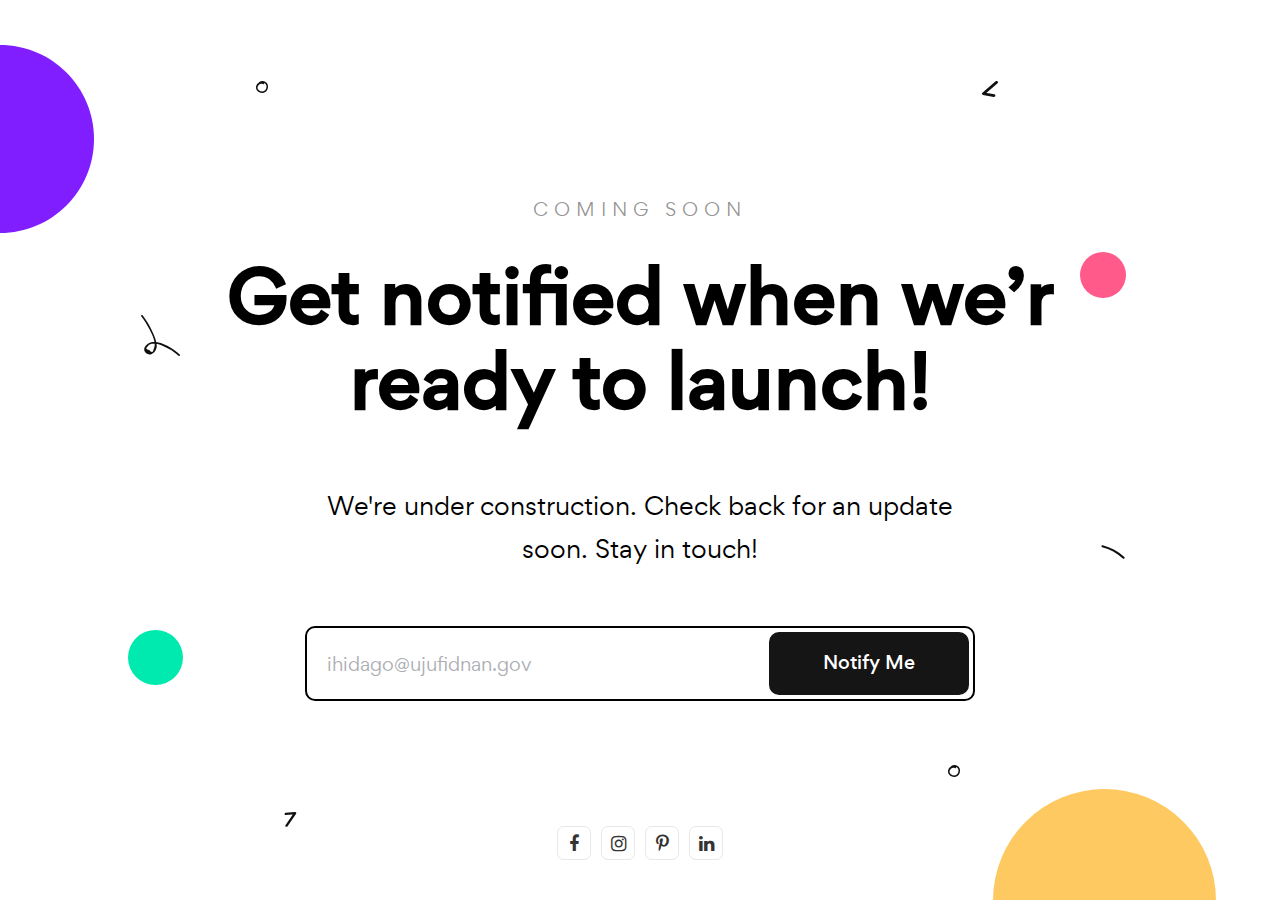
<file: public/coming-soon-v1.html>
<!DOCTYPE html>
<html lang="en">
	<head>
		<meta charset="UTF-8">
		<meta name="keywords" content="Digital marketing agency, Digital marketing company, Digital marketing services, sass, software company">
		<meta name="description" content="Deski is a creative saas and software html template designed for saas and software Agency websites.">
      	<meta property="og:site_name" content="deski">
      	<meta property="og:url" content="https://heloshape.com/">
      	<meta property="og:type" content="website">
      	<meta property="og:title" content="Deski: creative saas and software html template">
		<meta name='og:image' content='images/assets/ogg.png'>
		<!-- For IE -->
		<meta http-equiv="X-UA-Compatible" content="IE=edge">
		<!-- For Resposive Device -->
		<meta name="viewport" content="width=device-width, initial-scale=1.0">
		<!-- For Window Tab Color -->
		<!-- Chrome, Firefox OS and Opera -->
		<meta name="theme-color" content="#fd6a5e">
		<!-- Windows Phone -->
		<meta name="msapplication-navbutton-color" content="#fd6a5e">
		<!-- iOS Safari -->
		<meta name="apple-mobile-web-app-status-bar-style" content="#fd6a5e">
		<title>Deski-Saas & Software HTML Template</title>
		<!-- Favicon -->
		<link rel="icon" type="image/png" sizes="56x56" href="images/fav-icon/icon.png">
		<!-- Main style sheet -->
		<link rel="stylesheet" type="text/css" href="css/style.css">
		<!-- responsive style sheet -->
		<link rel="stylesheet" type="text/css" href="css/responsive.css">

		<!-- Fix Internet Explorer ______________________________________-->
		<!--[if lt IE 9]>
			<script src="http://html5shiv.googlecode.com/svn/trunk/html5.js"></script>
			<script src="vendor/html5shiv.js"></script>
			<script src="vendor/respond.js"></script>
		<![endif]-->	
	</head>

	<body>
		<div class="h-100">

			<div class="full-height-layout d-flex align-items-center">
				<div class="coming-soon-content font-gordita">
					<h6>COMING SOON</h6>
					<h1>Get notified when we’r ready to launch!</h1>
					<div class="row">
						<div class="col-lg-9 m-auto">
							<p>We're under construction. Check back for an update soon. Stay in touch!</p>
						</div>
					</div>
					<form action="#">
						<input type="email" placeholder="ihidago@ujufidnan.gov">
						<button>Notify Me</button>
					</form>

					<ul class="social-icon d-flex justify-content-center">
						<li><a href="#"><i class="fa fa-facebook" aria-hidden="true"></i></a></li>
						<li><a href="#"><i class="fa fa-instagram" aria-hidden="true"></i></a></li>
						<li><a href="#"><i class="fa fa-pinterest-p" aria-hidden="true"></i></a></li>
						<li><a href="#"><i class="fa fa-linkedin" aria-hidden="true"></i></a></li>
					</ul>

					<img src="images/shape/179.svg" alt="" class="shapes shape-one">
					<img src="images/shape/180.svg" alt="" class="shapes shape-two">
					<img src="images/shape/181.svg" alt="" class="shapes shape-three">
					<img src="images/shape/182.svg" alt="" class="shapes shape-four">
					<img src="images/shape/183.svg" alt="" class="shapes shape-five">
					<img src="images/shape/184.svg" alt="" class="shapes shape-six">
					<img src="images/shape/185.svg" alt="" class="shapes shape-seven">
					<img src="images/shape/186.svg" alt="" class="shapes shape-eight">
					<img src="images/shape/187.svg" alt="" class="shapes shape-nine">
					<img src="images/shape/188.svg" alt="" class="shapes shape-ten">
				</div> <!-- /.coming-soon-content -->
			</div> <!-- /.full-height-layout -->
			


		<!-- Optional JavaScript _____________________________  -->

    	<!-- jQuery first, then Popper.js, then Bootstrap JS -->
    	<!-- jQuery -->
		<script src="vendor/jquery.min.js"></script>
		<!-- Popper js -->
		<script src="vendor/popper.js/popper.min.js"></script>
		<!-- Bootstrap JS -->
		<script src="vendor/bootstrap/js/bootstrap.min.js"></script>

		<!-- Theme js -->
		<script src="js/theme.js"></script>
		</div>
	</body>
</html>
</file>
<file: public/css/style.css>
/* CSS Document */

/* 
    Created on   : 19/06/2021.
    Theme Name   : Deski-Saas & Software HTML Template
    Version      : 1.0.
    Developed by : (me@heloshape.com) / (www.me.heloshape.com)
   
*/
/*   01 - Loading Transition  */
/*   02 - Global style  */
/*   03 - Prefix  */
/*   04 - Section Title */
/*   05 - Theme Button */
/*   06 - Pagination  */
/*   07 - Theme Menu  */
/*   08 - Theme Hero Banner/One  */
/*   09 - Fancy Feature One  */
/*   10 - TFancy Feature Two  */
/*   11 - Useable Tools  */
/*   12 - Fancy Feature Three  */
/*   13 - Fancy Short Banner One  */
/*   14 - Faq Classic   */
/*   15 - Footer One  */
/*   16 - Fancy Hero One  */
/*   17 - Fancy Text block One  */
/*   18 - Counter Info Standard  */
/*   19 - Fancy Text block Two   */
/*   20 - Fancy Text block Three */
/*   21 - Team Section One */
/*   22 - Feature Blog One */
/*   23 - Fancy Text block Four  */
/*   24 - Fancy Text block Five  */
/*   25 - Feature Blog Two  */
/*   26 - Contact Us Light */
/*   27 - Theme Hero Banner/Two  */
/*   28 - Fancy Feature Two   */
/*   29 - Fancy Text block Six   */
/*   30 - Counter With Icon One   */
/*   31 - Fancy Text block Seven   */
/*   32 - Fancy Text block Eight   */
/*   33 - Useable Tools Two   */
/*   34 - Client Feedback Slider One   */
/*   35 - Fancy Short Banner Three   */
/*   36 - Footer Style Two   */
/*   37 - Fancy Hero Two   */
/*   38 - Fancy Text block Nine  */
/*   39 - Fancy Text block Ten   */
/*   40 - Fancy Feature Five   */
/*   41 - Team Section Two   */
/*   42 - Fancy Hero Three   */
/*   43 - Fancy Text block Eleven   */
/*   44 - Fancy Feature Six   */
/*   45 - Fancy Text block Twelve   */
/*   46 - Fancy Feature Seven   */
/*   47 - Fancy Text Block Thirteen   */
/*   48 - Fancy Text Block Fourteen   */
/*   49 - Pricing Section One   */
/*   50 - Fancy Text Block Fifteen   */
/*   51 - Fancy Hero Four   */
/*   52 - Pricing Section Two   */
/*   53 - FAQ Section   */
/*   54 - Contact Style Two   */
/*   55 - Faqs   */
/*   56 - Login/Sign Up   */
/*   57 - Blog Pages  */
/*   58 - Theme Hero Banner/Three  */
/*   59 - Fancy Feature Eight   */
/*   60 - Fancy Text block Sixteen   */
/*   61 - Fancy Feature Eight   */
/*   62 - Client Feedback Slider Two   */
/*   63 - Useable Tools / Three  */
/*   64 - Fancy Short Banner Four   */
/*   65 - Footer Style Three   */
/*   66 - Fancy Hero Five   */
/*   67 - Fancy Text block Seventeen   */
/*   68 - Fancy Text block Eighteen   */
/*   69 - Team Section Three  */
/*   70 - Map Area One    */
/*   71 - Documentation  */
/*   72 - Theme Hero Banner/Four   */
/*   73 - Fancy Feature Eight   */
/*   74 - Fancy Text block Nineteen   */
/*   75 - Fancy Feature Nine   */
/*   76 - Pricing Section Three   */
/*   77 - Client Feedback Slider Three   */
/*   78 - Faq Section Three   */
/*   79 - Fancy Short Banner Five   */

/**
* Importing necessary  Styles.
**/
@import url("https://fonts.googleapis.com/css2?family=Roboto+Slab&family=Roboto:wght@300;400;500;700&family=Rubik:wght@300;400;500&display=swap");
@import url("../fonts/gilroy/fonts.css");
@import url("../fonts/gordita/stylesheet.css");
@import url("../fonts/recoleta/stylesheet.css");
/*----bootstrap css ----- */
@import url("../vendor/bootstrap/css/bootstrap.min.css");
/*------- Framework css -----------*/
@import url("framework.css");
/*------- menu ------*/
@import url("../vendor/mega-menu/assets/css/menu.css");
/*----------- Slick Slider -------*/
@import url("../vendor/slick/slick.css");
/*----font awesome -------*/
@import url("../fonts/font-awesome/css/font-awesome.min.css");
/*----Animate css----*/
@import url("../vendor/animate.min.css");
/*-------- AOS css ------*/
@import url("../vendor/aos-next/dist/aos.css");
/*----------- Fancybox css -------*/
@import url("../vendor/fancybox/dist/jquery.fancybox.min.css");
/*----Flaticon-------*/
@import url("../fonts/icon/font/flaticon.css");
/*---------------- Custom Animation -------------*/
@import url("custom-animation.css");

/*^^^^^^^^^^ Fonts ^^^^^^^^^^^^^^^^*/
@font-face {
  font-family: "font-awesome";
  src: url("../fonts/font-awesome/fonts/fontawesome-webfont.ttf");
  src: url("../fonts/font-awesome/fonts/fontawesome-webfont.eot"),
    /* IE9 Compat Modes */
      url("../fonts/font-awesome/fonts/fontawesome-webfont.woff2")
      format("woff2"),
    /* Super Modern Browsers */
      url("../fonts/font-awesome/fonts/fontawesome-webfont.woff") format("woff"),
    /* Pretty Modern Browsers */
      url("../fonts/font-awesome/fonts/fontawesome-webfont.svg") format("svg"); /* Legacy iOS */
}

/*========================================================================================

*************************** Start Styling Your theme from here ***************************

==========================================================================================*/
/*** 

====================================================================
  Loading Transition
====================================================================

 ***/
/* chat-area*/

.chat-container {
  margin: 100px;
  padding: 10px;
  position: relative;
  background: #6f55ff;
  width: 450px;
  min-height: 70px;
  border-radius: 7px;
}

.cb-static-text {
  color: #fff;
  text-align: center;
  display: block;
  padding: 4px 0 4px;
  font-style: italic;
  font-size: 11px;
  letter-spacing: 0.2px;
}

.chat-cb-cue {
  color: #e8e8e8;
  font-size: 14px;
  line-height: 1;
  margin-bottom: 20px;
  display: block;
}

.cb-cue i {
  font-size: 28px;
  font-family: sans-serif;
  position: relative;
  line-height: 0.5;
  top: 5px;
}

.chat-sound-icon {
  display: flex;
  flex-direction: column;
  align-items: center;
}
.chat-sound-wave {
  width: 250px;
  height: 50px;
  display: flex;
  justify-content: space-around;
  align-items: center;
  transform: scaleY(0.6);
}

.bar {
  display: block;
  width: 2px;
  margin-right: 1px;
  height: 90px;
  background: #7c93bf;
  animation: sound 0ms -800ms linear infinite alternate;
  transition: height 0.8s;
}
@keyframes sound {
  0% {
    opacity: 0.35;
    height: 6px;
  }
  100% {
    opacity: 1;
    height: 46px;
  }
}

.bar:nth-child(1) {
  height: 2px;
  animation-duration: 474ms;
}
.bar:nth-child(2) {
  height: 10px;
  animation-duration: 433ms;
}
.bar:nth-child(3) {
  height: 18px;
  animation-duration: 407ms;
}
.bar:nth-child(4) {
  height: 26px;
  animation-duration: 458ms;
}
.bar:nth-child(5) {
  height: 30px;
  animation-duration: 400ms;
}
.bar:nth-child(6) {
  height: 32px;
  animation-duration: 427ms;
}
.bar:nth-child(7) {
  height: 34px;
  animation-duration: 441ms;
}
.bar:nth-child(8) {
  height: 36px;
  animation-duration: 419ms;
}
.bar:nth-child(9) {
  height: 40px;
  animation-duration: 487ms;
}
.bar:nth-child(10) {
  height: 46px;
  animation-duration: 442ms;
}
.bar:nth-child(11) {
  height: 2px;
  animation-duration: 474ms;
}
.bar:nth-child(12) {
  height: 10px;
  animation-duration: 433ms;
}
.bar:nth-child(13) {
  height: 18px;
  animation-duration: 407ms;
}
.bar:nth-child(14) {
  height: 26px;
  animation-duration: 458ms;
}
.bar:nth-child(15) {
  height: 30px;
  animation-duration: 400ms;
}
.bar:nth-child(16) {
  height: 32px;
  animation-duration: 427ms;
}
.bar:nth-child(17) {
  height: 34px;
  animation-duration: 441ms;
}
.bar:nth-child(18) {
  height: 36px;
  animation-duration: 419ms;
}
.bar:nth-child(19) {
  height: 40px;
  animation-duration: 487ms;
}
.bar:nth-child(20) {
  height: 46px;
  animation-duration: 442ms;
}

.chat-cb-textarea {
  height: 34px !important;
  box-sizing: border-box;
  -webkit-appearance: none;
  -moz-appearance: none;
  border-radius: 6px;
  padding: 7px;
  width: 100%;
  background: none;
  border: none;
  color: #e8e8e8;
  font-size: 14px;
  overflow: hidden;
  font-family: sans-serif;
  line-height: 1.3;
  resize: none;
  font-weight: normal;
}

::placeholder {
  color: rgba(255, 255, 255, 0.5);
}
.chat-cb-textarea:focus {
  outline: none;
}
/*chat-done*/

.ctn-preloader {
  align-items: center;
  -webkit-align-items: center;
  display: flex;
  display: -ms-flexbox;
  height: 100%;
  justify-content: center;
  -webkit-justify-content: center;
  position: fixed;
  left: 0;
  top: 0;
  width: 100%;
  z-index: 999999;
  background: #fff;
}
.ctn-preloader .animation-preloader {
  position: absolute;
  z-index: 100;
}
/* Spinner cargando */
.ctn-preloader .animation-preloader .spinner {
  animation: spinner 1.5s infinite linear;
  border-radius: 50%;
  border: 3px solid rgb(101 92 151 / 6%);
  border-top-color: #655c97;
  border-bottom-color: #655c97;
  height: 170px;
  margin: 0 auto 45px auto;
  width: 170px;
}
/* Texto cargando */
.ctn-preloader .animation-preloader .txt-loading {
  text-align: center;
  user-select: none;
}
.ctn-preloader .animation-preloader .txt-loading .letters-loading:before {
  animation: letters-loading 4s infinite;
  color: #655c97;
  content: attr(data-text-preloader);
  left: 0;
  opacity: 0;
  top: 0;
  line-height: 70px;
  position: absolute;
}
.ctn-preloader .animation-preloader .txt-loading .letters-loading {
  font-family: "Rubik", sans-serif;
  font-weight: 500;
  letter-spacing: 15px;
  display: inline-block;
  color: rgb(101 92 151 / 14%);
  position: relative;
  font-size: 70px;
  line-height: 70px;
}
.ctn-preloader
  .animation-preloader
  .txt-loading
  .letters-loading:nth-child(2):before {
  animation-delay: 0.2s;
}
.ctn-preloader
  .animation-preloader
  .txt-loading
  .letters-loading:nth-child(3):before {
  animation-delay: 0.4s;
}
.ctn-preloader
  .animation-preloader
  .txt-loading
  .letters-loading:nth-child(4):before {
  animation-delay: 0.6s;
}
.ctn-preloader
  .animation-preloader
  .txt-loading
  .letters-loading:nth-child(5):before {
  animation-delay: 0.8s;
}
.ctn-preloader
  .animation-preloader
  .txt-loading
  .letters-loading:nth-child(6):before {
  animation-delay: 1s;
}
.ctn-preloader
  .animation-preloader
  .txt-loading
  .letters-loading:nth-child(7):before {
  animation-delay: 1.2s;
}
.ctn-preloader
  .animation-preloader
  .txt-loading
  .letters-loading:nth-child(8):before {
  animation-delay: 1.4s;
}
.ctn-preloader .loader-section {
  background-color: #ffffff;
  height: 100%;
  position: fixed;
  top: 0;
  width: calc(50% + 1px);
}
.loaded .animation-preloader {
  opacity: 0;
  transition: 0.3s ease-out;
}
/* Animación del preloader */
@keyframes spinner {
  to {
    transform: rotateZ(360deg);
  }
}
@keyframes letters-loading {
  0%,
  75%,
  100% {
    opacity: 0;
    transform: rotateY(-90deg);
  }

  25%,
  50% {
    opacity: 1;
    transform: rotateY(0deg);
  }
}

@media screen and (max-width: 767px) {
  .ctn-preloader .animation-preloader .spinner {
    height: 8em;
    width: 8em;
  }
}
@media screen and (max-width: 500px) {
  .ctn-preloader .animation-preloader .spinner {
    height: 7em;
    width: 7em;
  }
  .ctn-preloader .animation-preloader .txt-loading .letters-loading {
    font-size: 40px;
    letter-spacing: 10px;
  }
}
/*==================== Click Top ====================*/
.scroll-top {
  width: 35px;
  height: 35px;
  line-height: 35px;
  position: fixed;
  bottom: 20px;
  right: 5px;
  z-index: 99;
  text-align: center;
  color: #fff;
  font-size: 18px;
  cursor: pointer;
  border-radius: 50%;
  background: #000;
  display: none;
  transition: all 0.3s ease-in-out;
}
.scroll-top:after {
  position: absolute;
  z-index: -1;
  content: "";
  top: 100%;
  left: 5%;
  height: 10px;
  width: 90%;
  opacity: 1;
  background: radial-gradient(
    ellipse at center,
    rgba(0, 0, 0, 0.25) 0%,
    rgba(0, 0, 0, 0) 80%
  );
}
/*------------- Global Prefix -------------------*/
::-webkit-scrollbar {
  width: 5px;
}
::-webkit-scrollbar-track {
  background: #fff;
}
::-webkit-scrollbar-thumb {
  background: var(--blue-dark);
  border-radius: 0;
}
:root {
  --text-color: #73737b;
  --text-light: #888888;
  --heading: #101621;
  --blue-dark: #6f55ff;
  --red-light: #fd6a5e;
  --yellow-deep: #ffb840;
  --blue-light: #3bb0d7;
  --purple-blue: #655c97;
  --vin-red: #973c56;
}
::selection {
  background-color: #6f55ff;
  color: #fff;
}
body {
  /*
  font-family: 'gilroy-black';   
  font-family: 'gilroy-bold';
  font-family: 'gilroy-semibold';
  font-family: 'gilroy-light';
  font-family: 'gilroy-ultralight';
        */
  font-family: "Roboto", sans-serif;
  font-weight: normal;
  font-size: 18px;
  position: relative;
  line-height: 1.7em;
  color: var(--text-color);
}
/*______________________ Global style ___________________*/
.main-page-wrapper {
  overflow-x: hidden;
  padding-top: 150px;
}
.h1,
h1,
.h2,
h2,
.h3,
h3,
.h4,
h4,
.h5,
h5,
.h6,
h6 {
  color: var(--heading);
  font-weight: normal;
}
.h1,
h1 {
  font-size: 80px;
  line-height: 1.1em;
}
.h2,
h2 {
  font-size: 52px;
  line-height: 1.1em;
}
.h3,
h3 {
  font-size: 36px;
}
.h4,
h4 {
  font-size: 22px;
}
.h5,
h5 {
  font-size: 20px;
}
.h6,
h6 {
  font-size: 15px;
}
.font-rubik {
  font-family: "Rubik", sans-serif !important;
}
.font-gilroy-bold {
  font-family: "gilroy-bold" !important;
}
.font-slab {
  font-family: "Roboto Slab", serif !important;
}
.font-gordita {
  font-family: "gordita" !important;
}
.font-recoleta {
  font-family: "Recoleta" !important;
}
::-webkit-input-placeholder {
  /* Edge */
  color: #acaeb3;
}
:-ms-input-placeholder {
  /* Internet Explorer 10-11 */
  color: #acaeb3;
}
::placeholder {
  color: #acaeb3;
}
.cs-screen {
  position: absolute;
}
.illustration-holder {
  position: relative;
}
.shapes {
  position: absolute;
  z-index: -1;
}
.dark-style {
  background: #0f1123;
  color: #afafaf;
}
.dark-style .h1,
.dark-style h1,
.dark-style .h2,
.dark-style h2,
.dark-style .h3,
.dark-style h3,
.dark-style .h4,
.dark-style h4,
.dark-style .h5,
.dark-style h5,
.dark-style .h6,
.dark-style h6 {
  color: #fff;
}
.gr-bg-one {
  background: linear-gradient(90.6deg, #f548a0 2.93%, #f57c35 99.47%);
}
.hover-reverse-gr-bg-one {
  position: relative;
  z-index: 1;
}
.hover-reverse-gr-bg-one:before {
  content: "";
  position: absolute;
  width: 100%;
  height: 100%;
  top: 0;
  right: 0;
  background: linear-gradient(270.01deg, #f548a0 0.01%, #f57c35 100%);
  border-radius: 6px;
  transition: all 0.6s ease-in-out;
  opacity: 0;
  z-index: -1;
}
.hover-reverse-gr-bg-one:hover:before {
  opacity: 1;
}
.top-border {
  border-top: 1px solid #efefef;
}
.bottom-border {
  border-bottom: 1px solid #efefef;
}
/*-------------- Prefix Classes ----------------*/
.tran3s {
  transition: all 0.3s ease-in-out;
}
.tran4s {
  transition: all 0.4s ease-in-out;
}
.tran5s {
  transition: all 0.5s ease-in-out;
}
.tran6s {
  transition: all 0.6s ease-in-out;
}
/*^^^^^^^^^^^^^^^^^^^^^ Section Title ^^^^^^^^^^^^^^^^^^^^^^^^^*/
.title-style-one h2 {
  font-family: "gilroy-black";
  font-size: 58px;
  line-height: 1.15em;
}
.title-style-one h6 {
  font-size: 20px;
  color: #cacaca;
  padding-bottom: 15px;
}
.title-style-one p {
  font-size: 22px;
  line-height: 1.58em;
  color: #2a2a2a;
  padding-top: 25px;
}
.title-style-two p {
  text-transform: uppercase;
  font-size: 16px;
  color: #adb1b5;
  letter-spacing: 1.12px;
  padding-bottom: 7px;
}
.title-style-two h2 {
  font-family: "gilroy-black";
  font-size: 58px;
  line-height: 1.15em;
}
.title-style-two span {
  position: relative;
}
.title-style-two span img {
  position: absolute;
  bottom: -30px;
  left: 0;
  z-index: -1;
}
.title-style-two .sub-text {
  font-size: 24px;
  line-height: 1.5em;
  color: #6d6d6d;
  padding-top: 15px;
}
.title-style-three p {
  text-transform: uppercase;
  font-size: 20px;
  color: #adb1b5;
  letter-spacing: 1.12px;
  padding-bottom: 17px;
}
.title-style-three h6 {
  font-family: "Roboto", sans-serif;
  font-size: 18px;
  color: #adb1b5;
  padding-bottom: 15px;
}
.title-style-three h2 {
  font-family: "gilroy-black";
  font-size: 54px;
  line-height: 1.18em;
}
.title-style-three span {
  position: relative;
}
.title-style-three span img {
  position: absolute;
  bottom: -21px;
  left: 0;
  z-index: -1;
}
.title-style-four h6 {
  font-family: "Roboto", sans-serif;
  font-size: 20px;
  color: rgba(0, 0, 0, 0.35);
  padding-bottom: 15px;
}
.title-style-four h2 {
  font-family: "gilroy-black";
  font-size: 58px;
  line-height: 1.15em;
  color: #2a2a2a;
}
.title-style-four span {
  position: relative;
  z-index: 1;
}
.title-style-four span img {
  position: absolute;
  bottom: -25px;
  left: 50%;
  transform: translateX(-50%);
  z-index: -1;
}
.title-style-four .sub-text {
  font-size: 22px;
  line-height: 1.59em;
  color: #2a2a2a;
}
.title-style-five h2 {
  font-family: "Roboto Slab", serif;
  font-size: 54px;
  line-height: 1.25em;
}
.title-style-five h2 span {
  position: relative;
  z-index: 1;
}
.title-style-five h2 span:before {
  content: "";
  width: 100%;
  height: 15px;
  position: absolute;
  background: rgba(241, 193, 83, 0.45);
  left: 0;
  bottom: 12px;
  z-index: -1;
}
.title-style-five h6 {
  font-size: 20px;
  color: rgba(0, 0, 0, 0.35);
  text-transform: uppercase;
  letter-spacing: 1px;
  padding-bottom: 12px;
}
.title-style-six h2 {
  font-family: "Recoleta";
  font-weight: normal;
  font-size: 72px;
  line-height: 1.27em;
  color: #000;
}
.dark-style .title-style-six h2 {
  color: #fff;
}
.title-style-six h2 span {
  color: #ff2759;
  text-decoration: underline;
  text-decoration-thickness: 4px;
}
.title-style-six h6 {
  font-size: 18px;
  text-transform: uppercase;
  color: #bfbfbf;
  padding-bottom: 20px;
  letter-spacing: 1.8px;
}
.title-style-six .text-xs {
  font-size: 22px;
  line-height: 1.65em;
  padding-top: 30px;
}
.dark-style .title-style-six .text-xs {
  color: rgba(255, 255, 255, 0.4);
}
.title-style-seven h2 {
  font-size: 64px;
  font-weight: 500;
  line-height: 1.32em;
}
.title-style-seven h2 span {
  position: relative;
  display: inline-block;
}
/* .title-style-seven h2 span:before {
  content: "";
  width: 100%;
  height: 13px;
  background: #6f55ff;
  position: absolute;
  left: 0;
  bottom: 10px;
  z-index: -1;
} */
.title-style-seven p {
  font-size: 22px;
  color: #000;
  padding-top: 22px;
}
.title-style-eight h2 {
  font-size: 68px;
  font-weight: 700;
  line-height: 1.26em;
}
.title-style-eight p {
  font-size: 22px;
  color: #000;
  padding-top: 40px;
}
.title-style-eight h6 {
  font-size: 16px;
  letter-spacing: 2px;
  color: rgba(0, 0, 0, 0.3);
  padding-bottom: 20px;
}
.title-style-eight h2 span {
  display: inline-block;
  position: relative;
}
.title-style-eight h2 span img {
  position: absolute;
  max-height: 100%;
  z-index: -1;
  top: 50%;
  left: 0;
  transform: translateY(-50%);
}
.title-style-nine h6 {
  font-size: 15px;
  text-transform: uppercase;
  letter-spacing: 1px;
  color: #c8c8c8;
  padding-bottom: 25px;
}
.title-style-nine h2 {
  font-size: 52px;
  font-weight: 700;
  line-height: 1.34em;
}
.title-style-nine h2 span {
  display: inline-block;
  position: relative;
}
.title-style-nine h2 span img {
  position: absolute;
  max-height: 100%;
  z-index: -1;
  top: 50%;
  left: 0;
  transform: translateY(-50%);
}
.title-style-nine p {
  font-size: 20px;
  color: #6a6b72;
  padding-top: 28px;
}
.title-style-ten h6 {
  font-size: 16px;
  text-transform: uppercase;
  letter-spacing: 1px;
  color: rgba(0, 0, 0, 0.25);
  padding-bottom: 20px;
}
.title-style-ten h2 {
  font-family: "gordita";
  font-size: 68px;
  font-weight: 500;
  line-height: 1.27em;
}
.title-style-ten p {
  font-size: 24px;
  line-height: 1.91em;
  color: #000;
}
.title-style-eleven .upper-title {
  font-size: 14px;
  text-transform: uppercase;
  color: #000;
  letter-spacing: 3px;
  padding-bottom: 10px;
}
.title-style-eleven h2 {
  font-family: "gordita";
  font-size: 58px;
  font-weight: 500;
  line-height: 1.29em;
  letter-spacing: -2px;
}
.title-style-eleven p {
  font-size: 20px;
}
.title-style-twelve .upper-title {
  text-transform: uppercase;
  font-size: 18px;
  color: rgba(0, 0, 0, 0.4);
  letter-spacing: 3px;
  padding-bottom: 8px;
}
.title-style-twelve h2 {
  font-weight: 700;
  font-size: 58px;
  line-height: 1.29em;
}
.title-style-twelve span {
  position: relative;
}
.title-style-twelve span img {
  position: absolute;
  bottom: -20px;
  left: 50%;
  transform: translateX(-50%);
  z-index: -1;
}
.title-style-twelve p {
  font-size: 24px;
  line-height: 1.75em;
}
.title-style-thirteen .upper-title {
  text-transform: uppercase;
  font-size: 15px;
  font-weight: 500;
  color: rgba(0, 0, 0, 0.2);
  letter-spacing: 3px;
  padding-bottom: 16px;
}
.title-style-thirteen h2 {
  font-family: "gordita";
  font-weight: 700;
  font-size: 72px;
  line-height: 1.25em;
  letter-spacing: -1px;
}
.title-style-thirteen span {
  position: relative;
}
.title-style-thirteen span img {
  position: absolute;
  bottom: -20px;
  left: 50%;
  transform: translateX(-50%);
  z-index: -1;
}
.title-style-fourteen h2 {
  font-size: 52px;
  font-weight: 500;
  line-height: 1.25em;
  letter-spacing: -1px;
}
.title-style-fourteen .upper-title {
  text-transform: uppercase;
  font-size: 14px;
  color: #000;
  letter-spacing: 2px;
  padding-bottom: 10px;
}
.title-style-fifteen h2 {
  font-size: 64px;
  font-weight: 500;
  line-height: 1.4em;
  text-transform: uppercase;
}
.title-style-fifteen .upper-title {
  text-transform: uppercase;
  font-size: 18px;
  color: #b6b6b6;
  letter-spacing: 3px;
  padding-bottom: 18px;
}
.title-style-sixteen h2 {
  font-size: 58px;
  font-weight: 500;
  line-height: 1.29em;
  letter-spacing: -1px;
  text-transform: uppercase;
}
.title-style-sixteen .upper-title {
  font-size: 20px;
  color: #bababa;
  padding-bottom: 25px;
}
/*^^^^^^^^^^^^^^^^^^^^^ Theme Button ^^^^^^^^^^^^^^^^^^^^^^^^^*/
body .theme-btn-one {
  font-size: 16px;
  font-weight: 500;
  color: #fff;
  line-height: 50px;
  background: var(--blue-dark);
  padding: 0 42px;
  border-radius: 4px;
  transition: all 0.3s ease-in-out;
}
body .theme-btn-one.btn-lg {
  padding: 0 50px;
  line-height: 55px;
  text-transform: uppercase;
  letter-spacing: 1.14px;
}
body .theme-btn-one:hover {
  background: #ffba12;
}
body .theme-btn-two {
  font-family: "gilroy-semibold";
  font-size: 18px;
  color: #fff;
  line-height: 48px;
  border: 2px solid var(--red-light);
  background: var(--red-light);
  padding: 0 42px;
  border-radius: 30px;
  transition: all 0.3s ease-in-out;
}
body .theme-btn-two:hover {
  background: transparent;
  color: var(--red-light);
}
body .theme-btn-three {
  font-family: "gilroy-semibold";
  font-size: 18px;
  color: var(--red-light);
  line-height: 51px;
  border-radius: 30px;
  border: 2px solid var(--red-light);
  padding: 0 32px;
  transition: all 0.3s ease-in-out;
}
body .theme-btn-three:hover {
  background: var(--red-light);
  color: #fff;
}
body .theme-btn-four {
  font-size: 17px;
  color: var(--blue-dark);
  border: 2px solid var(--blue-dark);
  border-radius: 5px;
  line-height: 46px;
  padding: 0 35px;
  transition: all 0.3s ease-in-out;
}
body .theme-btn-four:hover {
  background: var(--blue-dark);
  color: #fff;
}
body .theme-btn-five {
  font-family: "Rubik", sans-serif;
  line-height: 56px;
  padding: 0 35px;
  text-align: center;
  color: #fff;
  background: var(--purple-blue);
  position: relative;
  z-index: 1;
}
body .theme-btn-five:before {
  content: "";
  position: absolute;
  width: 100%;
  height: 100%;
  top: 0;
  left: 0;
  background: var(--vin-red);
  z-index: -1;
  transition: all 0.3s ease-in-out;
  transform: scale(0, 1);
  transform-origin: 0 100%;
}
body .theme-btn-five:hover:before {
  transform: scale(1, 1);
}
body .theme-btn-six {
  font-size: 16px;
  font-weight: 500;
  line-height: 50px;
  color: #000;
  transition: all 0.3s ease-in-out;
  background: #000;
  padding: 0 30px;
  color: #fff;
}
body .theme-btn-six.lg {
  padding: 0 45px;
}
body .theme-btn-six:hover {
  background: var(--blue-light);
  color: #fff;
}
body .theme-btn-seven {
  font-weight: 500;
  text-align: center;
  line-height: 60px;
  color: #fff;
  border-radius: 6px;
  padding: 0 45px;
  background: #000;
  transition: all 0.3s ease-in-out;
}
body .theme-btn-seven:hover {
  background: #ff2759;
}
body .theme-btn-eight {
  font-weight: 500;
  font-size: 16px;
  line-height: 58px;
  padding: 0 40px;
  border-radius: 5px;
  background: #2d2d2d;
  color: #fff;
  transition: all 0.3s ease-in-out;
}
body .theme-btn-eight:hover {
  background: #6f55ff;
  color: #212121;
}
body .theme-btn-nine {
  font-family: "gordita";
  line-height: 58px;
  border-radius: 50px;
  color: #fff;
  padding: 0 34px;
  min-width: 180px;
  text-align: center;
  background: #262626;
  transition: all 0.3s ease-in-out;
}
body .theme-btn-nine:hover {
  background: #eb5e2a;
}
body .theme-btn-ten {
  font-weight: 500;
  font-size: 18px;
  letter-spacing: -0.5px;
  color: #000;
  position: relative;
  padding-bottom: 5px;
}
body .theme-btn-ten .fa {
  font-size: 14px;
  margin-left: 5px;
}
body .theme-btn-ten:before {
  content: "";
  position: absolute;
  width: 100%;
  height: 2px;
  background: #000;
  left: 0;
  bottom: 0;
}
body .theme-btn-eleven {
  font-family: "gordita";
  font-weight: 500;
  font-size: 18px;
  line-height: 48px;
  border: 2px solid #000;
  border-radius: 30px;
  color: #000;
  padding: 0 40px;
  transition: all 0.3s ease-in-out;
}
body .theme-btn-eleven:hover {
  background: #000;
  color: #fff;
}
body .theme-btn-twelve {
  font-family: "gordita";
  font-size: 17px;
  line-height: 48px;
  background: #ff006b;
  border: 2px solid #ff006b;
  border-radius: 30px;
  color: #fff;
  padding: 0 32px;
  transition: all 0.3s ease-in-out;
}
body .theme-btn-twelve:hover {
  background: transparent;
  color: #ff006b;
}
body .theme-btn-thirteen {
  font-family: "gordita";
  font-size: 17px;
  line-height: 50px;
  background: #232323;
  border-radius: 30px;
  color: #fff;
  padding: 0 45px;
  transition: all 0.3s ease-in-out;
}
body .theme-btn-thirteen:hover {
  background: #ff006b;
}
body .theme-btn-fourteen {
  font-family: "gordita";
  font-size: 17px;
  line-height: 54px;
  background: #000;
  border-radius: 7px;
  color: #fff;
  letter-spacing: -0.3px;
  padding: 0 33px;
  transition: all 0.3s ease-in-out;
}
body .theme-btn-fourteen:hover {
  background: #6f6cff;
}
/*-------------------- Pagination ------------------*/
.page-pagination-one li a {
  font-family: "Rubik", sans-serif !important;
  background: #fff;
  width: 40px;
  height: 45px;
  line-height: 45px;
  text-align: center;
  font-size: 17px;
  color: #515151;
  box-shadow: 0 2px 4px rgba(0, 0, 0, 0.07);
  transition: all 0.3s ease-in-out;
}
.page-pagination-one li a .fa {
  font-size: 22px;
}
.page-pagination-one li:first-child a {
  border-radius: 5px 0 0 5px;
}
.page-pagination-one li:last-child a {
  border-radius: 0 5px 5px 0;
}
.page-pagination-one li a:hover,
.page-pagination-one li a.active {
  background: var(--blue-dark);
  color: #fff;
}
.blog-v3 .page-pagination-one li a:hover,
.blog-v3 .page-pagination-one li a.active {
  background: var(--red-light);
  color: #fff;
}
.page-pagination-two ul li {
  font-family: "Rubik", sans-serif;
  font-size: 22px;
  color: #bababa;
  margin: 0 11px;
}
.page-pagination-two ul li:first-child a {
  transform: rotate(180deg);
}
.page-pagination-two ul li:hover a,
.page-pagination-two ul li.active a {
  color: #000;
}
.page-pagination-two ul li.arrow {
  font-size: 35px;
  color: #000;
}
.page-pagination-two ul li:nth-child(7) a {
  color: #000;
}
/*^^^^^^^^^^^^^^^^^^^^^ Theme Menu ^^^^^^^^^^^^^^^^^^^^^^^^^*/
.theme-main-menu {
  position: fixed;
  z-index: 99;
  top: 0;
  left: 0;
  right: 0;
  background: #fff;
  padding: 30px 70px;
  transition: all 0.4s ease-out;
}
.theme-main-menu.bg-none {
  background: transparent;
}
.theme-main-menu.sticky-menu.fixed {
  z-index: 9999;
  padding-top: 0;
  padding-bottom: 0;
  background: #fff;
  box-shadow: 0 13px 35px -12px rgba(35, 35, 35, 0.1);
}
.theme-main-menu .logo a {
  display: block;
}
.theme-menu-one .logo img {
  max-width: 120px;
}
.theme-menu-one .right-button-group a {
  border-radius: 5px;
  font-weight: 500;
  font-size: 13px;
  line-height: 45px;
  text-transform: uppercase;
  text-align: center;
  color: var(--heading);
  transition: all 0.3s ease-in-out;
}
.theme-menu-one .right-button-group .signIn-action:hover {
  color: var(--blue-dark);
}
.theme-menu-one .right-button-group .signUp-action {
  width: 155px;
  color: #fff;
  background: var(--blue-dark);
  box-shadow: 0px 15px 40px rgba(161, 146, 250, 0.35);
  margin-left: 35px;
}
.theme-menu-one .right-button-group .signUp-action:hover {
  background: #ffba12;
  box-shadow: 0px 15px 40px rgba(255, 186, 18, 0.3);
}
.theme-menu-one .right-button-group {
  margin-left: 100px;
}
/*---------------------Theme Hero Banner/One ---------------*/
.hero-banner-one {
  position: relative;
}
.hero-banner-one .hero-upper-container {
  position: relative;
  padding: 60px 0 165px;
  text-align: center;
  z-index: 5;
}
.hero-banner-one .hero-heading span {
  position: relative;
  color: var(--blue-dark);
  display: inline-block;
}
.hero-banner-one .hero-heading span:before {
  content: "";
  width: 96%;
  height: 12px;
  border-radius: 6px;
  background: var(--blue-dark);
  opacity: 0.16;
  position: absolute;
  bottom: 12px;
  left: 8px;
  z-index: -1;
}
.hero-banner-one .hero-sub-heading {
  font-size: 20px;
  padding: 20px 0 50px;
}
.hero-banner-one .subscription-form {
  max-width: 610px;
  margin: 0 auto;
  position: relative;
}
.hero-banner-one .subscription-form input {
  width: 100%;
  height: 58px;
  border: 1px solid #e2e2e2;
  border-radius: 30px;
  padding: 0 170px 0 30px;
  font-size: 16px;
}
.hero-banner-one .subscription-form button {
  position: absolute;
  top: 0;
  right: 0;
  bottom: 0;
  background: var(--blue-dark);
  border-radius: 0 30px 30px 0;
  color: #fff;
  font-size: 17px;
  width: 165px;
  transition: all 0.3s ease-in-out;
}
.hero-banner-one .subscription-form button:hover {
  background: #ffba12;
}
.hero-banner-one .sing-in-call {
  font-size: 16px;
  padding-top: 18px;
}
.hero-banner-one .sing-in-call a {
  color: var(--blue-dark);
  transition: all 0.25s ease-in-out;
}
.hero-banner-one .sing-in-call a:hover {
  text-decoration: underline;
}
.hero-banner-one [class*="icon-box"] {
  position: absolute;
  background: #fff;
  border-radius: 50%;
}
.hero-banner-one [class*="icon-box"] img {
  margin: 0 auto;
  position: relative;
  top: 50%;
  transform: translateY(-50%);
}
.hero-banner-one .icon-box-one {
  width: 58px;
  height: 58px;
  box-shadow: 0px 20px 50px rgba(31, 36, 44, 0.07);
  top: 9%;
  left: 17%;
  animation: jumpTwo 3.5s infinite linear;
}
.hero-banner-one .icon-box-one img {
  width: 29px;
}
.hero-banner-one .icon-box-two {
  width: 90px;
  height: 90px;
  box-shadow: 10px 20px 50px rgba(31, 36, 44, 0.07);
  top: 32%;
  left: 5%;
  animation: jumpTwo 4s infinite linear;
}
.hero-banner-one .icon-box-two img {
  width: 42px;
}
.hero-banner-one .icon-box-three {
  width: 70px;
  height: 70px;
  box-shadow: 10px 25px 70px rgba(31, 36, 44, 0.07);
  top: 45%;
  left: 20%;
  animation: jumpThree 3.5s infinite linear;
}
.hero-banner-one .icon-box-three img {
  width: 30px;
}
.hero-banner-one .icon-box-four {
  width: 75px;
  height: 75px;
  box-shadow: 10px 30px 60px rgba(31, 36, 44, 0.07);
  bottom: 12%;
  left: 10%;
  animation: jumpThree 3s infinite linear;
}
.hero-banner-one .icon-box-four img {
  width: 40px;
}
.hero-banner-one .icon-box-five {
  width: 58px;
  height: 58px;
  box-shadow: 0px 20px 50px rgba(31, 36, 44, 0.07);
  top: 9%;
  right: 17%;
  animation: jumpTwo 3.5s infinite linear;
}
.hero-banner-one .icon-box-five img {
  width: 35px;
}
.hero-banner-one .icon-box-six {
  width: 90px;
  height: 90px;
  box-shadow: 10px 20px 50px rgba(31, 36, 44, 0.07);
  top: 32%;
  right: 5%;
  animation: jumpTwo 4s infinite linear;
}
.hero-banner-one .icon-box-six img {
  width: 54px;
}
.hero-banner-one .icon-box-seven {
  width: 70px;
  height: 70px;
  box-shadow: 10px 25px 70px rgba(31, 36, 44, 0.07);
  top: 45%;
  right: 20%;
  animation: jumpThree 3.5s infinite linear;
}
.hero-banner-one .icon-box-seven img {
  width: 26px;
}
.hero-banner-one .icon-box-eight {
  width: 75px;
  height: 75px;
  box-shadow: 10px 30px 60px rgba(31, 36, 44, 0.07);
  bottom: 12%;
  right: 10%;
  animation: jumpThree 3s infinite linear;
}
.hero-banner-one .icon-box-eight img {
  width: 30px;
}
.hero-banner-one [class*="bubble"] {
  position: absolute;
  z-index: -1;
  border-radius: 50%;
}
.hero-banner-one [class*="bubble"]:before {
  content: "";
  border-radius: 50%;
  position: absolute;
}
.hero-banner-one .bubble-one {
  width: 120px;
  height: 120px;
  left: 4%;
  top: 15%;
  animation: rotated 12s infinite linear;
}
.hero-banner-one .bubble-one:before {
  width: 6px;
  height: 6px;
  background: #fac3ff;
  top: 0;
  left: 50%;
}
.hero-banner-one .bubble-two {
  width: 160px;
  height: 160px;
  top: 30%;
  left: 15%;
  animation: rotated 17s infinite linear;
}
.hero-banner-one .bubble-two:before {
  width: 10px;
  height: 10px;
  background: #8fe9e0;
  top: 50%;
  right: 100%;
}
.hero-banner-one .bubble-three {
  width: 120px;
  height: 120px;
  bottom: 33%;
  left: 4%;
  animation: rotated 12s infinite linear;
}
.hero-banner-one .bubble-three:before {
  width: 6px;
  height: 6px;
  background: #ffd5ad;
  bottom: 0;
  left: 50%;
}

.hero-banner-one .bubble-four {
  width: 120px;
  height: 120px;
  right: 4%;
  top: 15%;
  animation: rotated 12s infinite linear;
}
.hero-banner-one .bubble-four:before {
  width: 6px;
  height: 6px;
  background: #8fe9e1;
  top: 0;
  left: 50%;
}
.hero-banner-one .bubble-five {
  width: 160px;
  height: 160px;
  top: 30%;
  right: 15%;
  animation: rotated 17s infinite linear;
}
.hero-banner-one .bubble-five:before {
  width: 10px;
  height: 10px;
  background: #ffd5ad;
  top: 50%;
  right: 100%;
}
.hero-banner-one .bubble-six {
  width: 120px;
  height: 120px;
  bottom: 33%;
  right: 4%;
  animation: rotated 12s infinite linear;
}
.hero-banner-one .bubble-six:before {
  width: 6px;
  height: 6px;
  background: #fac3ff;
  bottom: 0;
  left: 50%;
}
/*------------------ Fancy Feature One --------------*/
.fancy-feature-one {
  background-image: url(../images/assets/dot-bg-01.svg);
  background-repeat: no-repeat;
  background-position: center 230px;
  background-size: cover;
  position: relative;
  z-index: 5;
}
.fancy-feature-one .feature-img-area {
  display: inline-block;
  position: relative;
  z-index: 5;
  padding-right: 125px;
}
.fancy-feature-one .feature-img-area:before {
  content: "";
  position: absolute;
  left: 35px;
  right: 160px;
  background: #fff;
  height: 200px;
  top: -25px;
  border: 1px solid #f1f1f1;
  border-radius: 10px;
  box-shadow: 0px -3px 21px rgba(0, 0, 0, 0.04);
  z-index: -1;
}
.fancy-feature-one .feature-img-area:after {
  content: "";
  position: absolute;
  left: 80px;
  right: 205px;
  background: #fff;
  height: 200px;
  top: -50px;
  border: 1px solid #f1f1f1;
  border-radius: 10px;
  box-shadow: 0px -3px 21px rgba(0, 0, 0, 0.04);
  z-index: -2;
}
.fancy-feature-one .feature-img-area .screen-one {
  width: 51%;
  right: -13%;
  bottom: -46%;
  z-index: 1;
  animation: jumpTwo 3s infinite linear;
}
.fancy-feature-one .feature-img-area .screen-two {
  width: 38%;
  right: 0;
  top: 33%;
}
.fancy-feature-one .feature-img-area .screen-three {
  width: 32%;
  left: 21.5%;
  top: 47%;
}
.fancy-feature-one .feature-img-area .screen-four {
  width: 32%;
  left: 35%;
  top: 61%;
}
.fancy-feature-one .feature-img-area .screen-five {
  width: 25%;
  right: 19.5%;
  bottom: 16%;
  z-index: 0;
}
.fancy-feature-one .block-style-one {
  margin-top: 240px;
}
.block-style-one .inner-container {
  position: relative;
}
.block-style-one .icon-box {
  width: 90px;
  height: 90px;
  border-radius: 50%;
  position: relative;
  border-width: 5px;
  border-style: solid;
  margin: 0 auto;
  cursor: pointer;
}
.block-style-one .icon-box:after {
  content: "\f10a";
  font-family: "Flaticon";
  position: absolute;
  top: -50px;
  left: 59%;
  transform: translateX(-50%);
  font-size: 26px;
  opacity: 0;
  transition: all 0.3s ease-in-out;
}
.block-style-one .icon-box:before {
  content: "";
  position: absolute;
  top: -5px;
  left: -5px;
  right: -5px;
  bottom: -5px;
  border-radius: 50%;
  border-width: 10px;
  border-style: solid;
  z-index: -1;
}
.block-style-one .block-meta-data:hover .icon-box:before {
  animation: hvr-ripple-out 2.75s infinite linear;
}
.block-style-one .block-meta-data:nth-child(1) .icon-box {
  border-color: #ff6080;
  color: #ff6080;
}
.block-style-one .block-meta-data:nth-child(1) .icon-box:before {
  border-color: #ffd8e2;
}
.block-style-one .block-meta-data:nth-child(2) .icon-box {
  border-color: #02e7e8;
  color: #02e7e8;
}
.block-style-one .block-meta-data:nth-child(2) .icon-box:before {
  border-color: #c6fff6;
}
.block-style-one .block-meta-data:nth-child(3) .icon-box {
  border-color: #936dff;
  color: #936dff;
}
.block-style-one .block-meta-data:nth-child(3) .icon-box:before {
  border-color: #e3ddf4;
}
.block-style-one .block-meta-data:nth-child(4) .icon-box {
  border-color: #ffba12;
  color: #ffba12;
}
.block-style-one .block-meta-data:nth-child(4) .icon-box:before {
  border-color: #ffe0b8;
}
.block-style-one .icon-box img {
  margin: 0 auto;
  position: relative;
  top: 50%;
  transform: translateY(-50%);
}
.block-style-one .block-meta-data p {
  font-size: 20px;
  padding: 25px 0 80px;
  position: relative;
}
.block-style-one .block-meta-data p:before {
  content: "";
  position: absolute;
  width: 25px;
  height: 25px;
  border-top: 1px solid #e9e9e9;
  border-left: 1px solid #e9e9e9;
  background: #fff;
  transform: rotate(45deg);
  left: 45%;
  bottom: 25px;
  z-index: 1;
  opacity: 0;
  transition: all 0.3s ease-in-out;
}
.block-style-one .block-meta-data .hover-content {
  font-size: 15px;
  border: 1px solid #e9e9e9;
  border-radius: 20px;
  position: absolute;
  left: 0;
  bottom: 0;
  background: #fff;
  width: 100%;
  text-align: left;
  opacity: 0;
  visibility: hidden;
  transition: all 0.3s ease-in-out;
}
.block-style-one .block-meta-data .hover-content span {
  position: relative;
  z-index: 5;
  display: block;
  padding: 3px 20px;
}
.block-style-one .block-meta-data:hover .hover-content,
.block-style-one .block-meta-data:hover p:before,
.block-style-one .block-meta-data:hover .icon-box:after {
  opacity: 1;
  visibility: visible;
}
.block-style-one .block-meta-data .line-dot-container {
  position: relative;
}
.block-style-one .block-meta-data .line-dot-container:before {
  content: "";
  position: absolute;
  right: -187px;
  top: 42px;
  width: 160px;
  height: 1px;
  border: 1px dashed rgba(151, 151, 151, 0.35);
}
.block-style-one .block-meta-data:last-child .line-dot-container:before {
  display: none;
}
/*------------------ Fancy Feature Two --------------*/
.block-style-two .img-holder {
  position: relative;
}
.block-style-two {
  margin: 0 -60px;
}
.block-style-two > [class*="col-"] {
  padding: 0 60px;
}
.block-style-two .text-wrapper h6 {
  font-size: 16px;
  text-transform: uppercase;
  letter-spacing: 1.6px;
  padding-bottom: 15px;
}
.block-style-two .text-wrapper h3 {
  font-size: 36px;
  line-height: 1.25em;
  padding-bottom: 26px;
}
.block-style-two .text-wrapper a {
  font-size: 16px;
  color: var(--blue-dark);
  margin-top: 18px;
}
.block-style-two .text-wrapper a:hover {
  text-decoration: underline;
}
.block-style-two .text-wrapper .quote {
  border-top: 1px solid #ececec;
  margin-top: 22px;
  padding-top: 20px;
}
.block-style-two .text-wrapper .quote blockquote {
  font-size: 15px;
  padding-bottom: 22px;
  line-height: 25px;
}
.block-style-two .text-wrapper .quote img {
  width: 42px;
  height: 42px;
  border-radius: 50%;
}
.block-style-two .text-wrapper .quote .info-meta {
  padding-left: 15px;
}
.block-style-two .text-wrapper .quote .info-meta h5 {
  font-size: 16px;
  font-weight: 500;
}
.block-style-two .text-wrapper .quote .info-meta span {
  font-size: 16px;
  color: #7034ff;
  display: block;
}
.block-style-two .img-holder-one .screen-one {
  z-index: -5;
  top: -19%;
  right: 15%;
  max-width: inherit;
}
.block-style-two .img-holder-one .dot-shape {
  z-index: -1;
  top: 32%;
  right: 37%;
  width: 60%;
}
.block-style-two [class*="bubble"] {
  position: absolute;
  z-index: -1;
  border-radius: 50%;
}
.block-style-two [class*="bubble"]:before {
  content: "";
  border-radius: 50%;
  position: absolute;
}
.block-style-two .img-holder-one .bubble-one {
  width: 120px;
  height: 120px;
  left: 23%;
  top: -3%;
  animation: rotated 14s infinite linear;
}
.block-style-two .img-holder-one .bubble-one:before {
  width: 8px;
  height: 8px;
  background: #ae78ff;
  top: 0;
  left: 50%;
}
.block-style-two .img-holder-one .bubble-two {
  width: 160px;
  height: 160px;
  top: 28%;
  left: -21%;
  animation: rotatedTwo 25s infinite linear;
}
.block-style-two .img-holder-one .bubble-two:before {
  width: 17px;
  height: 17px;
  background: #ffb15f;
  top: 50%;
  right: 100%;
}
.block-style-two .img-holder-one .bubble-three {
  width: 120px;
  height: 120px;
  bottom: -7%;
  left: -10%;
  animation: rotated 15s infinite linear;
}
.block-style-two .img-holder-one .bubble-three:before {
  width: 7px;
  height: 7px;
  background: #ff53b3;
  bottom: 0;
  left: 50%;
}

.block-style-two .img-holder-one .bubble-four {
  width: 120px;
  height: 120px;
  right: 27%;
  bottom: -13%;
  animation: rotatedTwo 17s infinite linear;
}
.block-style-two .img-holder-one .bubble-four:before {
  width: 12px;
  height: 12px;
  background: #2eeaed;
  bottom: 0;
  left: 50%;
}
.block-style-two .img-holder-one .progress-line-one {
  width: 16%;
  height: 0.95%;
  background: #03c4c6;
  border-radius: 4px;
  right: 28%;
  top: 33.5%;
}
.block-style-two .img-holder-one .progress-line-two {
  width: 16%;
  height: 0.85%;
  background: #ff3793;
  border-radius: 4px;
  left: 10%;
  top: 52.6%;
}
.block-style-two .img-holder-two .screen-one {
  top: -6%;
  right: -29%;
  z-index: 1;
  animation: jumpTwo 3s infinite linear;
}
.block-style-two .img-holder-two .screen-two {
  bottom: 1%;
  right: -97%;
  z-index: -5;
  max-width: inherit;
}
.block-style-two .img-holder-two .dot-shape {
  z-index: -1;
  top: 44%;
  right: 38%;
  width: 69%;
}
.block-style-two .img-holder-two .bubble-one {
  width: 120px;
  height: 120px;
  left: 15%;
  top: -8%;
  animation: rotated 14s infinite linear;
}
.block-style-two .img-holder-two .bubble-one:before {
  width: 7px;
  height: 7px;
  background: #ffb651;
  top: 0;
  left: 50%;
}
.block-style-two .img-holder-two .bubble-two {
  width: 160px;
  height: 160px;
  top: -31%;
  right: -71%;
  animation: rotatedTwo 25s infinite linear;
}
.block-style-two .img-holder-two .bubble-two:before {
  width: 17px;
  height: 17px;
  background: #ff6cc4;
  top: 50%;
  right: 100%;
}
.block-style-two .img-holder-two .bubble-three {
  width: 100px;
  height: 100px;
  top: 47%;
  right: -58%;
  animation: rotated 17s infinite linear;
}
.block-style-two .img-holder-two .bubble-three:before {
  width: 8px;
  height: 8px;
  background: #4be8da;
  bottom: 0;
  left: 50%;
}

.block-style-two .img-holder-two .bubble-four {
  width: 130px;
  height: 130px;
  left: 51%;
  bottom: -12%;
  animation: rotatedTwo 15s infinite linear;
}
.block-style-two .img-holder-two .bubble-four:before {
  width: 13px;
  height: 13px;
  background: #a49bff;
  bottom: 0;
  left: 50%;
}

.block-style-two .img-holder-three .screen-one {
  bottom: -42%;
  left: -30%;
  z-index: 1;
  width: 79%;
  animation: jumpTwo 3s infinite linear;
}
.block-style-two .img-holder-three .screen-two {
  top: -26%;
  left: -71%;
  z-index: -5;
  max-width: inherit;
}
.block-style-two .img-holder-three .dot-shape {
  z-index: -1;
  top: 44%;
  right: 14%;
  width: 58%;
}
.block-style-two .img-holder-three .bubble-one {
  width: 95px;
  height: 95px;
  left: 24%;
  top: -12%;
  animation: rotated 14s infinite linear;
}
.block-style-two .img-holder-three .bubble-one:before {
  width: 8px;
  height: 8px;
  background: #6aee90;
  top: 0;
  left: 50%;
}
.block-style-two .img-holder-three .bubble-two {
  width: 160px;
  height: 160px;
  top: 9%;
  left: -27%;
  animation: rotatedTwo 25s infinite linear;
}
.block-style-two .img-holder-three .bubble-two:before {
  width: 15px;
  height: 15px;
  background: #ff6cc4;
  top: 50%;
  right: 100%;
}
.block-style-two .img-holder-three .bubble-three {
  width: 100px;
  height: 100px;
  bottom: -5%;
  left: -42%;
  animation: rotated 17s infinite linear;
}
.block-style-two .img-holder-three .bubble-three:before {
  width: 7px;
  height: 7px;
  background: #51fcff;
  bottom: 0;
  left: 50%;
}

.block-style-two .img-holder-three .bubble-four {
  width: 130px;
  height: 130px;
  left: 14%;
  bottom: -42%;
  animation: rotatedTwo 15s infinite linear;
}
.block-style-two .img-holder-three .bubble-four:before {
  width: 14px;
  height: 14px;
  background: #ffcd8b;
  bottom: 0;
  left: 50%;
}
/*------------------ Useable Tools  --------------*/
.useable-tools-section.bg-shape {
  position: relative;
  z-index: 5;
  background-image: url(../images/shape/7.svg);
  background-repeat: no-repeat;
  background-position: top center;
  background-size: contain;
  padding: 500px 0 350px;
}
.useable-tools-section.bg-color {
  background: var(--blue-dark);
  padding: 130px 0 120px;
}
.useable-tools-section h6 {
  font-size: 16px;
  text-transform: uppercase;
  letter-spacing: 0.2em;
  padding-bottom: 15px;
  color: #fff;
}
.useable-tools-section.bg-transparent h6 {
  color: rgba(0, 0, 0, 0.3);
}
.useable-tools-section.bg-transparent h2 {
  color: #2a2a2a;
  margin: 0;
}
.useable-tools-section h2 {
  font-family: "gilroy-black";
  font-size: 58px;
  line-height: 1.2em;
  color: #fff;
  margin: 20px 0 120px;
}
.useable-tools-section .sub-text {
  text-align: center;
  font-size: 22px;
  line-height: 1.59em;
  color: #000;
}
.useable-tools-section .img-box a {
  display: block;
  height: 100%;
}
.useable-tools-section .img-box img {
  position: relative;
  top: 50%;
  transform: translateY(-50%);
  margin: 0 auto;
}
.useable-tools-section .img-box {
  background: #fff;
  border-radius: 50%;
  box-shadow: 15.436px 30.294px 50px 0px rgba(103, 43, 246, 0.5);
  width: 175px;
  height: 175px;
  margin: 0 auto 25px;
  transition: all 0.3s ease-in-out;
}
.useable-tools-section.bg-transparent .img-box {
  box-shadow: 15px 30px 50px rgba(23, 32, 90, 0.06);
}
.useable-tools-section .img-box:hover {
  transform: scale(1.1);
}
.useable-tools-section .img-box.bx-b {
  width: 121px;
  height: 121px;
  margin-top: 45px;
}
.useable-tools-section .img-box.bx-d {
  width: 151px;
  height: 151px;
  margin-top: 25px;
}
.useable-tools-section .img-box.bx-f {
  width: 135px;
  height: 135px;
  margin-top: 20px;
}
.useable-tools-section .img-box.bx-g {
  width: 197px;
  height: 197px;
}
.useable-tools-section .img-box.bx-h {
  width: 138px;
  height: 138px;
  margin-top: 20px;
}
.useable-tools-section [class*="bubble"] {
  position: absolute;
  z-index: -1;
  border-radius: 50%;
}
.useable-tools-section [class*="bubble"]:before {
  content: "";
  border-radius: 50%;
  position: absolute;
  background: #9a71ff;
}
.useable-tools-section .bubble-one {
  width: 120px;
  height: 120px;
  left: 43%;
  top: 20%;
  animation: rotated 14s infinite linear;
}
.useable-tools-section .bubble-one:before {
  width: 6px;
  height: 6px;
  top: 0;
  right: 50%;
}
.useable-tools-section .bubble-two {
  width: 140px;
  height: 140px;
  right: 20%;
  top: 14%;
  animation: rotatedTwo 14s infinite linear;
}
.useable-tools-section .bubble-two:before {
  width: 12px;
  height: 12px;
  top: 0;
  left: 50%;
}
.useable-tools-section .bubble-three {
  width: 95px;
  height: 95px;
  left: 10%;
  top: 44%;
  animation: rotated 14s infinite linear;
}
.useable-tools-section .bubble-three:before {
  width: 10px;
  height: 10px;
  top: 100%;
  left: 50%;
}
.useable-tools-section .bubble-four {
  width: 95px;
  height: 95px;
  right: 10%;
  top: 48%;
  animation: rotatedTwo 14s infinite linear;
}
.useable-tools-section .bubble-four:before {
  width: 8px;
  height: 8px;
  top: 0;
  left: 50%;
}
.useable-tools-section .bubble-five {
  width: 95px;
  height: 95px;
  right: 56%;
  bottom: 8%;
  animation: rotated 14s infinite linear;
}
.useable-tools-section .bubble-five:before {
  width: 8px;
  height: 8px;
  top: 0;
  left: 50%;
}
/*-------------------- Fancy Feature Three -------------------*/
.counter-info-classic {
  max-width: 445px;
  height: 442px;
  position: relative;
  z-index: 5;
  margin-top: 100px;
}
.counter-box-one {
  border-radius: 50%;
  position: absolute;
  display: flex;
  align-items: center;
  flex-direction: column;
  justify-content: center;
}
.counter-box-one.color-one {
  background: rgba(0, 166, 255, 0.65);
  width: 195px;
  height: 195px;
  top: 40px;
  left: 40px;
  z-index: -2;
}
.counter-box-one.color-two {
  background: rgba(140, 39, 255, 0.55);
  width: 154px;
  height: 154px;
  top: 136px;
  left: 248px;
  z-index: 2;
}
.counter-box-one.color-three {
  background: rgba(255, 173, 58, 0.72);
  width: 212px;
  height: 212px;
  top: 200px;
  left: 110px;
  z-index: 1;
}
.counter-box-one .number {
  color: #fff;
  font-size: 52px;
}
.counter-box-one p {
  font-size: 20px;
  color: #fff;
}
.counter-info-classic [class*="bubble"] {
  position: absolute;
  z-index: -1;
  border-radius: 50%;
}
.counter-info-classic .bubble-one {
  width: 8px;
  height: 8px;
  background: #7dec72;
  top: 0;
  left: 62%;
  animation: scale-up-three 4s infinite linear;
}
.counter-info-classic .bubble-two {
  width: 22px;
  height: 22px;
  background: #ffb56a;
  top: 15%;
  left: 63%;
  animation: scale-up-one 4s infinite linear;
}
.counter-info-classic .bubble-three {
  width: 8px;
  height: 8px;
  background: #88d9ff;
  top: 16%;
  right: 11%;
  animation: scale-up-three 4s infinite linear;
}
.counter-info-classic .bubble-four {
  width: 17px;
  height: 17px;
  background: #ff6cc4;
  bottom: 24%;
  right: 13%;
  animation: scale-up-one 4s infinite linear;
}
.counter-info-classic .bubble-five {
  width: 8px;
  height: 8px;
  background: #77f4f5;
  bottom: 20%;
  right: 5%;
  animation: scale-up-three 4s infinite linear;
}
.counter-info-classic .bubble-six {
  width: 26px;
  height: 26px;
  background: #a595ff;
  bottom: 32%;
  left: 0;
  animation: scale-up-one 4s infinite linear;
}
.counter-info-classic .bubble-seven {
  width: 9px;
  height: 9px;
  background: #66e19e;
  bottom: 40%;
  left: 14%;
  animation: scale-up-three 4s infinite linear;
}
.counter-info-classic .dot-shape {
  z-index: -5;
  top: 35px;
  right: 0;
}
.clients-feedback-classic {
  position: relative;
  padding: 20px 0 0 90px;
  z-index: 5;
}
.clients-feedback-classic:before {
  content: url(../images/shape/9.svg);
  position: absolute;
  top: -120px;
  right: -185px;
  z-index: -1;
}
.clients-feedback-classic .feedback-wrapper {
  background: #fff;
  position: relative;
  box-shadow: 0 20px 80px rgba(49, 62, 103, 0.07);
  border-radius: 5px;
  padding: 54px 64px 48px;
  margin-bottom: 108px;
}
.clients-feedback-classic .feedback-wrapper:before {
  content: url(../images/icon/05.svg);
  position: absolute;
  bottom: 55px;
  right: 60px;
}
.clients-feedback-classic .feedback-wrapper p {
  padding-bottom: 30px;
}
.clients-feedback-classic .feedback-wrapper .media-meta {
  width: 70px;
  height: 70px;
  border-radius: 50%;
  position: absolute;
  top: -25px;
  left: -35px;
  z-index: 1;
}
.clients-feedback-classic .feedback-wrapper .name {
  font-family: "gilroy-semibold";
  font-size: 15px;
  text-transform: uppercase;
  letter-spacing: 1.6px;
}
.clients-feedback-classic .feedback-wrapper .disg-info {
  display: block;
  font-size: 16px;
  color: #b7b7b7;
}
.clients-feedback-classic .feedback-wrapper:last-child {
  margin-bottom: -100px;
}
/*------------------ Fancy Short Banner One ----------------*/
.fancy-short-banner-one {
  position: relative;
  z-index: 3;
  background: linear-gradient(45deg, #fffbf2, #edfffd);
  padding: 235px 0 170px;
}
.fancy-short-banner-one.space-fix {
  padding: 170px 0 170px;
}
.fancy-short-banner-one:before,
.fancy-short-banner-one:after {
  content: url(../images/shape/10.svg);
  position: absolute;
  opacity: 0.9;
}
.fancy-short-banner-one:before {
  top: -133px;
  left: 0;
  animation: jumpTwo 4s infinite linear;
}
.fancy-short-banner-one:after {
  bottom: -133px;
  right: 0;
  animation: jumpThree 4s infinite linear;
}

.fancy-short-banner-one .form-wrapper {
  padding-left: 65px;
}
.fancy-short-banner-one .form-wrapper form {
  position: relative;
}
.fancy-short-banner-one .form-wrapper form input {
  font-family: "Rubik", sans-serif;
  font-size: 16px;
  width: calc(100% - 180px);
  border: none;
  border-bottom: 2px solid #545454;
  height: 50px;
  background: transparent;
}
.fancy-short-banner-one .form-wrapper form button {
  position: absolute;
  right: 0;
  bottom: 0;
  width: 150px;
  height: 50px;
  border-radius: 25px;
  color: #fff;
  font-weight: 500;
  font-size: 16px;
  background: var(--blue-dark);
  box-shadow: 0 15px 30px rgba(139, 110, 209, 0.3);
  transition: all 0.3s ease-in-out;
}
.fancy-short-banner-one .form-wrapper form button:hover {
  background: #ffba12;
  box-shadow: 0px 15px 30px rgba(255, 186, 18, 0.2);
}
.fancy-short-banner-one .form-wrapper p {
  font-size: 16px;
  padding-top: 10px;
}
.fancy-short-banner-one .form-wrapper p a {
  color: var(--blue-dark);
}
.fancy-short-banner-one .form-wrapper p a:hover {
  text-decoration: underline;
}
.fancy-short-banner-one [class*="bubble"] {
  position: absolute;
  z-index: -1;
  border-radius: 50%;
}
.fancy-short-banner-one .bubble-one {
  width: 17px;
  height: 17px;
  background: #ff6cc4;
  top: 13%;
  left: 41%;
  animation: scale-up-one 4s infinite linear;
}
.fancy-short-banner-one .bubble-two {
  width: 7px;
  height: 7px;
  background: #51fcff;
  top: 29%;
  right: 11%;
  animation: scale-up-three 4s infinite linear;
}
.fancy-short-banner-one .bubble-three {
  width: 20px;
  height: 20px;
  background: #ffba65;
  bottom: -10px;
  right: 29%;
  animation: scale-up-one 4s infinite linear;
}
.fancy-short-banner-one .bubble-four {
  width: 8px;
  height: 8px;
  background: #6aee90;
  bottom: 22%;
  left: 42%;
  animation: scale-up-three 4s infinite linear;
}
.fancy-short-banner-one .bubble-five {
  width: 25px;
  height: 25px;
  background: #b183ff;
  bottom: -12px;
  left: 12%;
  animation: scale-up-one 4s infinite linear;
}
.fancy-short-banner-one .bubble-six {
  width: 8px;
  height: 8px;
  background: #ffcd8b;
  top: 32%;
  left: 14%;
  animation: scale-up-three 4s infinite linear;
}
/*----------------------- Faq Classic ----------------------*/
.faq-classic.with-bg {
  background: #f7faff;
  padding: 120px 0 250px;
  z-index: 5;
  position: relative;
}
.faq-classic.with-bg .shape-one {
  top: 13%;
  right: 4%;
}
.faq-classic.with-bg .shape-two {
  top: 36%;
  right: 11%;
}
.faq-classic.with-bg .shape-three {
  top: 63%;
  right: 0;
}
.faq-classic.with-bg .shape-four {
  top: 63%;
  left: 0%;
}
.faq-classic.with-bg .shape-five {
  top: 41%;
  left: 5%;
}
.faq-classic.with-bg .shape-six {
  top: 14%;
  left: 0;
}
.faq-classic .card {
  background: #fff;
  box-shadow: 0px 5px 20px 0px rgb(90 111 155 / 5%);
  margin-bottom: 20px;
  border-radius: 0;
  border: none;
}
.faq-classic .card .card-header {
  background: transparent;
  border-radius: 0;
  padding: 0;
  border: none;
}
.faq-classic .card .card-header button {
  display: block;
  width: 100%;
  text-align: left;
  padding: 20px 15px 20px 70px;
  font-family: "Rubik", sans-serif;
  font-size: 22px;
  border: none;
  border-radius: 0;
  margin: 0;
  color: var(--heading);
  text-decoration: none;
  position: relative;
}
.faq-classic .card .card-header button:before {
  content: "+";
  position: absolute;
  font-size: 24px;
  left: 40px;
  top: 50%;
  transform: translateY(-50%);
  transition: all 0.3s ease-in-out;
}
.faq-classic .card .card-body {
  padding: 0 50px 20px 70px;
}
.faq-classic .card .card-body p {
  font-size: 17px;
}
.faq-classic .card .card-body p a {
  text-decoration: underline;
  color: var(--p-color);
}
.faq-classic .card:last-child .card-body {
  border: none;
}
/*------------------ Footer One --------------*/
.footer-bg-wrapper {
  position: relative;
  padding-top: 230px;
}
.footer-bg-wrapper:before {
  content: url(../images/shape/11.svg);
  position: absolute;
  left: 0;
  bottom: 0;
  z-index: -1;
}
.footer-bg-wrapper [class*="bubble"] {
  position: absolute;
  z-index: -1;
  border-radius: 50%;
}
.footer-bg-wrapper .bubble-one {
  width: 25px;
  height: 25px;
  background: #ff6cc4;
  top: 4%;
  left: 26%;
  animation: scale-up-one 4s infinite linear;
}
.footer-bg-wrapper .bubble-two {
  width: 14px;
  height: 14px;
  background: #ffbe50;
  top: 48%;
  left: 10%;
  animation: scale-up-one 4s infinite linear;
}
.footer-bg-wrapper .bubble-three {
  width: 7px;
  height: 7px;
  background: #04e8f4;
  bottom: 18%;
  left: 20%;
  animation: scale-up-three 4s infinite linear;
}
.fancy-short-banner-two .content-wrapper {
  position: relative;
}
.fancy-short-banner-two .content-wrapper:before {
  content: url(../images/shape/12.svg);
  position: absolute;
  top: -117px;
  right: -117px;
  z-index: -1;
  opacity: 0.9;
  animation: jumpTwo 5s infinite linear;
}
.fancy-short-banner-two .bg-wrapper {
  position: relative;
  overflow: hidden;
  background: #7034ff;
  box-shadow: 0 20px 60px 0 rgba(104, 103, 255, 0.2);
  border-radius: 5px;
  padding: 50px 55px;
  z-index: 1;
}
.fancy-short-banner-two h2 {
  font-size: 36px;
  line-height: 1.16em;
  color: #fff;
  max-width: 560px;
}
.fancy-short-banner-two a {
  width: 178px;
  line-height: 54px;
  background: #fff;
  border-radius: 5px;
  color: var(--blue-dark);
  font-weight: 500;
  text-align: center;
  transition: all 0.3s ease-in-out;
}
.fancy-short-banner-two a:hover {
  background: #ffba12;
  color: #fff;
}
.fancy-short-banner-two [class*="bubble"] {
  position: absolute;
  z-index: -1;
  border-radius: 50%;
}
.fancy-short-banner-two .bubble-one {
  width: 13px;
  height: 13px;
  background: rgba(216, 216, 216, 0.14);
  top: 27%;
  left: 60%;
  animation: scale-up-one 4s infinite linear;
}
.fancy-short-banner-two .bubble-two {
  width: 6px;
  height: 6px;
  background: rgba(216, 216, 216, 0.14);
  top: 62%;
  right: 28%;
  animation: scale-up-three 4s infinite linear;
}
.fancy-short-banner-two .bubble-three {
  width: 5px;
  height: 5px;
  background: rgba(216, 216, 216, 0.14);
  bottom: 37%;
  right: 51%;
  animation: scale-up-three 4s infinite linear;
}
.fancy-short-banner-two .bubble-four {
  width: 245px;
  height: 245px;
  background: rgba(216, 216, 216, 0.14);
  top: -103px;
  right: -70px;
  animation: jello 3s infinite linear;
}
.fancy-short-banner-two .bubble-five {
  width: 68px;
  height: 68px;
  background: rgba(216, 216, 216, 0.14);
  bottom: -24px;
  left: -28px;
  animation: jello 3s infinite linear;
}
.theme-footer-one {
  position: relative;
}
.theme-footer-one:before {
  content: url(../images/assets/ils_01.svg);
  position: absolute;
  right: 0;
  bottom: 0;
  z-index: -1;
}
.theme-footer-one .top-footer [class*="col-"] {
  margin-bottom: 30px;
}
.theme-footer-one .top-footer .footer-title {
  font-family: "Rubik", sans-serif;
  font-size: 24px;
  padding-bottom: 25px;
}
.theme-footer-one .top-footer .footer-list ul li a {
  font-size: 16px;
  line-height: 38px;
  color: #727272;
  transition: all 0.3s ease-in-out;
}
.theme-footer-one .top-footer .footer-list ul li a:hover {
  color: var(--blue-dark);
}
.theme-footer-one .top-footer .address-list ul li a {
  font-size: 16px;
  color: #727272;
  margin-bottom: 10px;
}
.theme-footer-one .top-footer .address-list ul li a:hover {
  text-decoration: underline;
}
.theme-footer-one .top-footer .address-list ul li a.mobile-num {
  font-size: 20px;
  color: #030303;
}
.theme-footer-one .bottom-footer-content ul li {
  display: inline-block;
}
.theme-footer-one .bottom-footer-content ul li a {
  font-size: 16px;
  color: #727272;
  margin-left: 20px;
}
.theme-footer-one .bottom-footer-content ul li a:hover {
  color: #000;
}
.theme-footer-one .bottom-footer-content p {
  font-size: 15px;
  color: #6a6a6a;
}
.theme-footer-one .bottom-footer-content {
  padding: 26px 0 30px;
}
.theme-footer-one .bottom-footer-content ul {
  padding-right: 97px;
}
/*--------------------- Fancy Hero One --------------------*/
.fancy-hero-one {
  position: relative;
  z-index: 5;
  text-align: center;
  padding: 75px 0 170px;
}
.fancy-hero-one h2 {
  font-size: 80px;
  line-height: 1.1em;
}
.fancy-hero-one p {
  font-size: 24px;
  line-height: 1.75em;
  padding: 20px 25px 0;
  color: #232830;
}
.fancy-hero-one .page-title {
  font-size: 18px;
  text-transform: uppercase;
  color: rgba(42, 42, 42, 0.3);
  letter-spacing: 1.4px;
}
 .page-subtitle {
  font-size: 17px !important;  
}
.fancy-hero-one .search-form {
  max-width: 720px;
  height: 70px;
  margin: 55px auto 0;
  position: relative;
}
.fancy-hero-one .search-form input {
  width: 100%;
  height: 100%;
  border: 2px solid #000;
  border-radius: 5px;
  padding: 0 95px 0 38px;
}
.fancy-hero-one .search-form button {
  width: 80px;
  background: var(--blue-dark);
  position: absolute;
  top: 7px;
  right: 7px;
  bottom: 7px;
  z-index: 5;
  border-radius: 5px;
  transition: all 0.3s ease-in-out;
}
.fancy-hero-one .search-form button img {
  margin: 0 auto;
}
.fancy-hero-one .search-form button:hover {
  background: var(--yellow-deep);
}
.fancy-hero-one [class*="bubble"] {
  position: absolute;
  z-index: -1;
  border-radius: 50%;
}
.fancy-hero-one [class*="bubble"]:before {
  content: "";
  border-radius: 50%;
  position: absolute;
}
.fancy-hero-one .bubble-one {
  width: 120px;
  height: 120px;
  left: 4%;
  top: 15%;
  animation: rotated 12s infinite linear;
}
.fancy-hero-one .bubble-one:before {
  width: 6px;
  height: 6px;
  background: #fac3ff;
  top: 0;
  left: 50%;
}
.fancy-hero-one .bubble-two {
  width: 160px;
  height: 160px;
  top: 30%;
  left: 15%;
  animation: rotated 17s infinite linear;
}
.fancy-hero-one .bubble-two:before {
  width: 10px;
  height: 10px;
  background: #8fe9e0;
  top: 50%;
  right: 100%;
}
.fancy-hero-one .bubble-three {
  width: 120px;
  height: 120px;
  bottom: 33%;
  left: 4%;
  animation: rotatedTwo 12s infinite linear;
}
.fancy-hero-one .bubble-three:before {
  width: 6px;
  height: 6px;
  background: #ffd5ad;
  bottom: 0;
  left: 50%;
}

.fancy-hero-one .bubble-four {
  width: 120px;
  height: 120px;
  right: 5%;
  top: 13%;
  animation: rotated 12s infinite linear;
}
.fancy-hero-one .bubble-four:before {
  width: 6px;
  height: 6px;
  background: #8fe9e1;
  top: 0;
  left: 50%;
}
.fancy-hero-one .bubble-five {
  width: 160px;
  height: 160px;
  top: 30%;
  right: 7%;
  animation: rotated 17s infinite linear;
}
.fancy-hero-one .bubble-five:before {
  width: 10px;
  height: 10px;
  background: #ffd5ad;
  top: 50%;
  right: 100%;
}
.fancy-hero-one .bubble-six {
  width: 120px;
  height: 120px;
  bottom: 33%;
  right: 4%;
  animation: rotatedTwo 12s infinite linear;
}
.fancy-hero-one .bubble-six:before {
  width: 6px;
  height: 6px;
  background: #fac3ff;
  bottom: 0;
  left: 50%;
}
/*------------------- Fancy Text block One ----------------*/
.fancy-text-block-one {
  position: relative;
  z-index: 3;
  background: linear-gradient(45deg, #fffbf2, #edfffd);
  padding: 55px 0;
}
.fancy-text-block-one:before,
.fancy-text-block-one:after {
  content: url(../images/shape/10.svg);
  position: absolute;
  opacity: 0.9;
}
.fancy-text-block-one:before {
  top: -133px;
  left: 0;
  animation: jumpTwo 4s infinite linear;
}
.fancy-text-block-one:after {
  bottom: -133px;
  right: 0;
  animation: jumpThree 4s infinite linear;
}
.fancy-text-block-one .quote-wrapper {
  padding-left: 25px;
}
.fancy-text-block-one .quote-wrapper p {
  font-family: "gilroy-semibold";
  font-size: 20px;
  color: #000000;
  padding-bottom: 21px;
}
.fancy-text-block-one .quote-wrapper p span {
  color: #ffb147;
}
.fancy-text-block-one .quote-wrapper blockquote {
  font-size: 40px;
  line-height: 1.5em;
  color: #181818;
  position: relative;
  margin-bottom: 43px;
}
.fancy-text-block-one .quote-wrapper blockquote:before {
  content: url(../images/icon/06.svg);
  position: absolute;
  left: -92px;
  top: 11px;
}
.fancy-text-block-one .quote-wrapper h6 {
  font-size: 20px;
  font-weight: 500;
}
.fancy-text-block-one .quote-wrapper h6 span {
  font-weight: normal;
  color: #9c9c9c;
  font-size: 18px;
}
.fancy-text-block-one [class*="bubble"] {
  position: absolute;
  z-index: -1;
  border-radius: 50%;
}
.fancy-text-block-one .bubble-one {
  width: 17px;
  height: 17px;
  background: #ff6cc4;
  top: 15%;
  left: 42%;
  animation: scale-up-one 4s infinite linear;
}
.fancy-text-block-one .bubble-two {
  width: 7px;
  height: 7px;
  background: #51fcff;
  top: 29%;
  right: 8%;
  animation: scale-up-three 4s infinite linear;
}
.fancy-text-block-one .bubble-three {
  width: 20px;
  height: 20px;
  background: #ffba65;
  bottom: 7%;
  right: 26%;
  animation: scale-up-one 4s infinite linear;
}
.fancy-text-block-one .bubble-four {
  width: 8px;
  height: 8px;
  background: #6aee90;
  bottom: 29%;
  left: 43%;
  animation: scale-up-three 4s infinite linear;
}
.fancy-text-block-one .bubble-five {
  width: 25px;
  height: 25px;
  background: #b183ff;
  bottom: 7%;
  left: 9%;
  animation: scale-up-one 4s infinite linear;
}
.fancy-text-block-one .bubble-six {
  width: 8px;
  height: 8px;
  background: #ffcd8b;
  top: 31%;
  left: 11%;
  animation: scale-up-three 4s infinite linear;
}
/*----------------- Counter Info Standard --------------*/
.counter-info-standard {
  border-bottom: 1px solid #efefef;
}
.counter-box-two {
  text-align: center;
  margin-bottom: 30px;
}
.counter-box-two .number {
  font-size: 80px;
  color: var(--blue-dark);
}
.counter-box-two em {
  font-size: 20px;
  display: block;
  color: #9e9e9e;
  font-style: normal;
}
.counter-box-two p {
  font-size: 28px;
  line-height: 1.35em;
  color: #212121;
  padding-top: 20px;
}
/*---------------- Fancy Text block Two -------------*/
.fancy-text-block-two .fancy_img_media {
  border-radius: 8px;
  margin-left: auto;
}
/*---------------- Fancy Text block Three -------------*/
.fancy-text-block-three {
  position: relative;
  z-index: 1;
  padding-bottom: 110px;
}
.fancy-text-block-three:before {
  content: "";
  width: 100%;
  position: absolute;
  bottom: 0;
  top: 16%;
  left: 0;
  background: #fafaff;
  z-index: -2;
}
.fancy-text-block-three .feature-content {
  padding-bottom: 60px;
}
.fancy-text-block-three .feature-content.light-bg {
  background: #5e43f0;
  border-radius: 5px 0 0 5px;
}
.fancy-text-block-three .feature-content.dark-bg {
  background: #462ec5;
  border-radius: 0 5px 5px 0;
}
.fancy-text-block-three .feature-content .header {
  padding: 65px 20px 55px 55px;
  border-bottom: 1px solid rgba(0, 0, 0, 0.1);
}
.fancy-text-block-three .feature-content .header h3 {
  font-family: "gilroy-semibold";
  color: #fff;
  font-size: 50px;
}
.fancy-text-block-three .feature-content .header p {
  font-size: 20px;
  line-height: 1.5em;
  color: #fff;
  padding-top: 18px;
}
.fancy-text-block-three .feature-content .feature-list {
  padding: 50px 20px 0 55px;
}
.fancy-text-block-three .feature-content .feature-list .icon-box {
  width: 55px;
  height: 55px;
  background: #fff;
  border-radius: 50%;
}
.fancy-text-block-three .feature-content .feature-list .text-meta {
  padding-left: 20px;
  width: calc(100% - 55px);
}
.fancy-text-block-three .feature-content .feature-list h4 {
  font-family: "gilroy-bold";
  font-size: 22px;
  color: #fff;
}
.fancy-text-block-three .feature-content .feature-list p {
  color: rgba(255, 255, 255, 0.8);
  padding-top: 7px;
}
.fancy-text-block-three .slogan {
  text-align: center;
  font-size: 40px;
  line-height: 1.38em;
  padding-top: 80px;
  color: #000;
}
.fancy-text-block-three [class*="bubble"] {
  position: absolute;
  z-index: -1;
  border-radius: 50%;
}
.fancy-text-block-three .bubble-one {
  width: 15px;
  height: 15px;
  background: #ff6cc4;
  top: 27%;
  right: 10%;
  animation: scale-up-one 4s infinite linear;
}
.fancy-text-block-three .bubble-two {
  width: 7px;
  height: 7px;
  background: #f5a623;
  top: 70%;
  right: 10%;
  animation: scale-up-three 4s infinite linear;
}
.fancy-text-block-three .bubble-three {
  width: 20px;
  height: 20px;
  background: #b183ff;
  bottom: 16%;
  left: 9%;
  animation: scale-up-one 4s infinite linear;
}
.fancy-text-block-three .bubble-four {
  width: 8px;
  height: 8px;
  background: #6aee90;
  top: 40%;
  left: 8%;
  animation: scale-up-three 4s infinite linear;
}
/*----------------- Team Section One --------------*/
.team-section-one .controls {
  border-bottom: 1px solid #e5e5e5;
  text-align: center;
}
.team-section-one .controls .control {
  font-family: "Rubik", sans-serif;
  font-size: 20px;
  display: inline-block;
  position: relative;
  margin: 0 25px;
  padding-bottom: 20px;
  color: #7f7f7f;
}
.team-section-one .controls .control:before {
  content: "";
  position: absolute;
  width: 100%;
  height: 2px;
  background: var(--blue-dark);
  left: 0;
  bottom: -1px;
  border-radius: 3px;
  opacity: 0;
  transition: all 0.3s ease-in-out;
}
.team-section-one .controls .control.mixitup-control-active {
  color: var(--blue-dark);
}
.team-section-one .controls .control.mixitup-control-active:before {
  opacity: 1;
}
.team-section-one .mixitUp-container {
  text-align: center;
}
.team-section-one .team-member {
  cursor: pointer;
  transition: all 0.3s ease-in-out;
}
.team-section-one .team-member:hover {
  transform: translateY(-5px);
}
.team-section-one .team-member img {
  width: 180px;
  height: 180px;
  border-radius: 50%;
  margin: 0 auto;
}
.team-section-one .team-member h4 {
  font-family: "Roboto", sans-serif;
  font-size: 24px;
  padding: 25px 0 6px;
}
.team-section-one .team-member strong {
  color: #a5a5a5;
  font-weight: normal;
}
.team-section-one .mix,
.team-section-one .gap {
  width: calc(100% / 4 - (((4 - 1) * 1rem) / 4));
  display: inline-block;
}
.team-section-one .mix {
  margin-bottom: 100px;
}
/*-------------- Feature Blog One -------------*/
.feature-blog-one .header .title-style-one {
  max-width: 560px;
}
.feature-blog-one .row [class*="col-"] {
  display: flex;
}
.feature-blog-one .post-meta {
  background: #fff;
  border-radius: 5px;
  box-shadow: 0 10px 40px rgba(0, 0, 0, 0.08);
  margin-bottom: 50px;
  padding: 20px 20px 80px;
  position: relative;
  width: 100%;
  transition: all 0.5s ease-in-out;
}
.feature-blog-one .post-meta .image-meta {
  width: 100%;
  border-radius: 5px;
}
.feature-blog-one .post-meta .tag {
  font-family: "Rubik", sans-serif;
  font-size: 16px;
  color: rgba(10, 10, 10, 0.24);
  padding: 25px 0 3px;
}
.feature-blog-one .post-meta .title {
  font-family: "gilroy-bold";
  font-size: 30px;
  line-height: 1.2em;
  color: #000;
  transition: all 0.3s ease-in-out;
}
.feature-blog-one .post-meta:hover a.title {
  color: var(--blue-dark);
}
.feature-blog-one .post-meta .read-more {
  font-weight: 500;
  font-size: 15px;
  text-transform: uppercase;
  color: var(--blue-dark);
  letter-spacing: 1px;
  position: absolute;
  left: 20px;
  right: 20px;
  bottom: 20px;
}
.feature-blog-one .post-meta .read-more i {
  font-size: 22px;
}
/*---------------- Fancy Text block Four -------------*/
.fancy-text-block-four {
  background: #fcf7ef;
  position: relative;
  z-index: 5;
}
.fancy-text-block-four:before {
  content: url(../images/shape/13.svg);
  position: absolute;
  top: -48px;
  left: 0;
  animation: jumpTwo 4s infinite linear;
}
.fancy-text-block-four:after {
  content: url(../images/shape/14.svg);
  position: absolute;
  bottom: -140px;
  right: 0;
  animation: jumpThree 4s infinite linear;
}
.fancy-text-block-four .wrapper {
  position: relative;
  z-index: 1;
}
.fancy-text-block-four .wrapper:before {
  content: url(../images/assets/ils_02.svg);
  position: absolute;
  top: -219px;
  right: -253px;
  z-index: -1;
  animation: jumpTwo 10s infinite linear;
}
.block-style-three {
  background: #fff;
  border-radius: 5px;
  box-shadow: 0 15px 30px rgba(0, 0, 0, 0.02);
  padding: 25px 40px 70px 50px;
  margin-top: 35px;
}
.block-style-three .icon {
  height: 75px;
}
.block-style-three h4 {
  font-family: "gilroy-bold";
  font-size: 22px;
  padding: 25px 0 20px;
}
.block-style-three p {
  font-size: 17px;
  line-height: 1.64em;
}
/*---------------- Fancy Text block Five -------------*/
.fancy-text-block-five {
  position: relative;
  z-index: 5;
}
.fancy-text-block-five:before {
  content: url(../images/assets/ils_03.svg);
  position: absolute;
  top: 150px;
  left: 7%;
  z-index: -1;
  animation: jumpTwo 10s infinite linear;
}
.block-style-four {
  background: #fff;
  border: 1px solid #e6e6e6;
  border-radius: 5px;
  padding: 25px 30px 20px 40px;
  margin-top: 35px;
  transition: all 0.3s ease-in-out;
}
.block-style-four:hover {
  box-shadow: 0 25px 60px rgba(12, 28, 65, 0.05);
  border-color: #fff;
  transform: translateY(-5px);
}
.block-style-four .icon {
  height: 75px;
}
.block-style-four h4 {
  font-family: "gilroy-bold";
  font-size: 24px;
  padding: 9px 0 20px;
}
.block-style-four p {
  font-size: 17px;
  line-height: 1.64em;
}
.block-style-four a {
  font-size: 30px;
  color: #303030;
  margin-top: 30px;
}
.block-style-four:hover a {
  color: var(--blue-dark);
}
/*-------------- Feature Blog Two -------------*/
.feature-blog-two {
  background: #f2fbfd;
}
.feature-blog-two .header .title-style-one {
  max-width: 560px;
}
.feature-blog-two .row [class*="col-"] {
  display: flex;
}
.feature-blog-two .post-meta {
  background: #fff;
  border-radius: 5px;
  box-shadow: 0 10px 40px rgba(0, 0, 0, 0.08);
  margin-top: 35px;
  padding: 20px 20px 80px;
  position: relative;
  transition: all 0.5s ease-in-out;
}
.feature-blog-two .post-meta:hover {
  transform: translateY(-10px);
}
.feature-blog-two .post-meta .image-meta {
  width: 100%;
  border-radius: 5px;
}
.feature-blog-two .post-meta .title {
  font-family: "gilroy-bold";
  font-size: 30px;
  line-height: 1.2em;
  color: #000;
  transition: all 0.3s ease-in-out;
  margin-top: 50px;
}
.feature-blog-two .post-meta:hover .title {
  color: var(--blue-dark);
}
.feature-blog-two .post-meta .read-more {
  font-family: "Rubik", sans-serif;
  font-size: 16px;
  color: rgba(10, 10, 10, 0.24);
  position: absolute;
  left: 20px;
  right: 20px;
  bottom: 20px;
  transition: all 0.2s ease-in-out;
}
.feature-blog-two .post-meta .read-more i {
  font-size: 22px;
  color: var(--blue-dark);
}
.feature-blog-two .post-meta .read-more:hover {
  color: var(--blue-dark);
}
/*------------------- Contact Us Light --------------*/
.contact-us-light {
  background: linear-gradient(45deg, #fffbf2, #edfffd);
  position: relative;
  z-index: 1;
}
.contact-us-light:before {
  content: url(../images/shape/15.svg);
  position: absolute;
  left: 0;
  bottom: -140px;
}
.contact-us-light [class*="bubble"] {
  position: absolute;
  z-index: -1;
  border-radius: 50%;
}
.contact-us-light .bubble-one {
  width: 30px;
  height: 30px;
  background: #ffdfdf;
  left: 39%;
  top: -15px;
  z-index: 2;
  animation: scale-up-one 4s infinite linear;
}
.contact-us-light .bubble-two {
  width: 7px;
  height: 7px;
  background: #51fcff;
  top: 14%;
  right: 8%;
  animation: scale-up-three 4s infinite linear;
}
.contact-us-light .bubble-three {
  width: 8px;
  height: 8px;
  background: #6aee90;
  top: 32%;
  left: 44%;
  animation: scale-up-three 4s infinite linear;
}
.contact-us-light .bubble-four {
  width: 8px;
  height: 8px;
  background: #ffcd8b;
  left: 11%;
  top: 15%;
  animation: scale-up-three 4s infinite linear;
}
.contact-us-light .address-info {
  text-align: center;
  margin-bottom: 50px;
}
.contact-us-light .address-info .icon {
  height: 82px;
}
.contact-us-light .address-info .icon img {
  margin: 0 auto;
  max-height: 100%;
}
.contact-us-light .address-info .title {
  font-size: 18px;
  color: #9e9e9e;
  padding: 30px 0 5px;
}
.contact-us-light .address-info p {
  font-size: 24px;
  line-height: 1.45em;
  color: #000;
}
.contact-us-light .address-info ul li a {
  font-size: 22px;
  margin: 5px 15px;
  color: rgba(0, 0, 0, 0.2);
  transition: all 0.2s ease-in-out;
}
.contact-us-light .address-info ul li a:hover {
  color: var(--blue-dark);
}
.form-style-light {
  background: #fff;
  border-radius: 10px;
  box-shadow: 0px 10px 30px rgba(14, 49, 42, 0.05);
  padding: 100px 100px;
  margin-top: 90px;
}
.form-style-light .input-group-meta {
  height: 55px;
  position: relative;
}
.form-style-light .input-group-meta.lg {
  height: 220px;
}
.form-style-light .input-group-meta input {
  width: 100%;
  height: 100%;
  border-radius: 5px;
  font-size: 16px;
  border: solid 1px #d6d6d6;
  padding: 0 52px 0 20px;
  color: var(--heading);
  background: transparent;
  font-family: "Rubik", sans-serif;
}
.form-style-light .input-group-meta textarea {
  width: 100%;
  height: 100%;
  border-radius: 5px;
  font-size: 16px;
  color: var(--heading);
  border: solid 1px #d6d6d6;
  resize: none;
  padding: 20px;
  font-family: "Rubik", sans-serif;
}
.form-style-light .input-group-meta input:focus {
  border-color: var(--blue-dark);
}
.form-style-light .input-group-meta label {
  font-size: 14px;
  padding: 0 6px;
  font-weight: normal;
  color: #cacaca;
  position: absolute;
  left: 20px;
  line-height: 10px;
  top: -5px;
  z-index: 1;
  background: #fff;
}
.form-style-light .input-group-meta .placeholder_icon {
  position: absolute;
  line-height: 55px;
  top: 0;
  right: 0;
  bottom: 0;
  width: 50px;
  text-align: center;
  z-index: 1;
  color: rgba(0, 0, 0, 0.45);
  font-size: 17px;
  cursor: pointer;
}
.form-style-light .input-group-meta .placeholder_icon img {
  position: relative;
  top: 50%;
  margin: 0 auto;
  transform: translateY(-50%);
  transition: all 0.2s ease-in-out;
}
.form-style-light .input-group-meta .valid-sign {
  opacity: 1;
  visibility: visible;
}
.form-style-light .input-group-meta input:valid + .valid-sign {
  opacity: 0;
  visibility: hidden;
}
#contact-form .form-group .help-block {
  position: absolute;
  left: 0;
  bottom: -24px;
  font-size: 14px;
  line-height: 22px;
  color: #fff;
  padding: 0 15px;
  border-radius: 3px;
  background: #dc3545;
  box-shadow: 0px 10px 25px 0px rgba(123, 147, 171, 0.15);
}
#contact-form .form-group .help-block li {
  position: relative;
}
#contact-form .form-group .help-block li:before {
  content: "";
  font-family: "font-awesome";
  position: absolute;
  top: -12px;
  left: 0;
  color: #dc3545;
}

/*=======================================================================
                              CUSTOMER SUPPORT                
=========================================================================*/
.theme-main-menu > div {
  position: relative;
}
.theme-menu-two .logo {
  position: absolute;
  left: 0;
  top: 50%;
  transform: translateY(-50%);
}
.theme-menu-two .right-widget {
  position: absolute;
  right: 0;
  top: 50%;
  transform: translateY(-50%);
}
.theme-menu-two .user-login-button li a {
  font-size: 16px;
  font-weight: 500;
  line-height: 43px;
  color: #000;
  transition: all 0.3s ease-in-out;
}
.theme-menu-two .user-login-button li a:hover {
  color: var(--red-light);
}
.theme-menu-two .user-login-button li .signUp-action {
  border: 1px solid rgba(255, 122, 81, 0.4);
  background: rgba(255, 104, 40, 0.07);
  padding: 0 45px;
  border-radius: 22px;
  color: var(--red-light);
  margin-left: 25px;
}
.theme-menu-two .user-login-button li .signUp-action:hover {
  background: var(--red-light);
  color: #fff;
}
.theme-menu-two .language-button-group li a {
  font-size: 16px;
  font-weight: 500;
  color: #b7b7b7;
  margin: 0 4px;
}
.theme-menu-two .language-button-group li a.active {
  color: #000;
}
.theme-menu-two .language-button-group {
  margin-right: 80px;
}
/*---------------------Theme Hero Banner/Two ---------------*/
.hero-banner-two {
  padding: 90px 0 110px;
  position: relative;
  z-index: 1;
}
.hero-banner-two .container {
  max-width: 1490px;
  position: relative;
  padding: 0 40px;
}
.hero-banner-two .hero-text-wrapper h1 {
  font-family: "gilroy-black";
  font-size: 78px;
  line-height: 1.11em;
}
.hero-banner-two .hero-text-wrapper h1 span {
  position: relative;
}
.hero-banner-two .hero-text-wrapper h1 span img {
  left: 0;
  bottom: -15px;
  width: 100%;
}
.hero-banner-two .hero-text-wrapper .sub-text {
  font-size: 28px;
  line-height: 1.5em;
  color: #565657;
  padding: 40px 60px 75px 0;
}
.hero-banner-two .hero-text-wrapper form {
  max-width: 550px;
  height: 70px;
  position: relative;
}
.hero-banner-two .hero-text-wrapper form input {
  border: 2px solid #040404;
  border-radius: 5px;
  width: 100%;
  height: 100%;
  padding: 0 200px 0 30px;
}
.hero-banner-two .hero-text-wrapper form button {
  position: absolute;
  right: 10px;
  top: 8px;
  bottom: 8px;
  background: var(--red-light);
  width: 184px;
  border-radius: 5px;
  text-align: center;
  color: #fff;
  font-size: 17px;
  font-weight: 500;
  transition: all 0.3s ease-in-out;
}
.hero-banner-two .hero-text-wrapper form button:hover {
  background: var(--yellow-deep);
}
.hero-banner-two .hero-text-wrapper .list-item li {
  font-size: 15px;
  color: #141518;
  position: relative;
  padding-left: 22px;
  margin-right: 13px;
}
.hero-banner-two .hero-text-wrapper .list-item.lg li {
  font-size: 19px;
  line-height: 1.57em;
  position: relative;
  padding-left: 22px;
  margin-bottom: 15px;
}
.hero-banner-two .hero-text-wrapper .list-item li:before {
  content: url(../images/icon/19.svg);
  position: absolute;
  left: 5px;
  top: -1px;
}
.hero-banner-two .illustration-holder .shape-one {
  z-index: 1;
  top: 7%;
  left: -3%;
  width: 51.8%;
  animation: jumpTwo 8s infinite linear;
}
.hero-banner-two .illustration-holder .shape-two {
  z-index: 1;
  top: 40%;
  left: -11%;
  width: 54.6%;
  animation: jumpThree 8s infinite linear;
}
.hero-banner-two .illustration-holder .shape-three {
  z-index: 1;
  top: 45%;
  right: -5%;
  width: 53.2%;
  animation: jumpTwo 8s infinite linear;
}
.hero-banner-two .trusted-companies p {
  font-size: 20px;
  color: #000;
  padding-bottom: 50px;
}
.hero-banner-two .trusted-companies p span {
  font-size: 1.6em;
  font-weight: 500;
  color: #ff6559;
  text-decoration: underline;
}
/*.hero-banner-two .trusted-companies .slider-arrow li {
  width: 20px;
  line-height: 20px;
  text-align: center;
  cursor: pointer;
  margin: 0 10px;
  font-size: 24px;
  opacity: 0.5;
  transition: all 0.3s ease-in-out;
  transform: scale(0.8);
}
.hero-banner-two .trusted-companies .slider-arrow li:first-child i {transform: rotate(180deg); display: inline-block;}
.hero-banner-two .trusted-companies .slider-arrow li:hover {
  opacity: 1;
  transform: scale(1);
}*/
/*---------------------- Fancy Feature Two -------------------*/
.fancy-feature-four {
  padding: 0 15px;
}
.fancy-feature-four .inner-content {
  position: relative;
}
.fancy-feature-four .bg-wrapper {
  max-width: 1460px;
  margin: 0 auto;
  position: relative;
  background: #fff6ec;
  z-index: 1;
  padding: 100px 0 190px;
}
.fancy-feature-four .bg-wrapper:before {
  content: "";
  width: 100%;
  height: 28px;
  background: url(../images/shape/17.svg) no-repeat center;
  background-size: cover;
  position: absolute;
  left: 0;
  bottom: -25px;
}
.block-style-five {
  background: #fff;
  transition: all 0.3s ease-in-out;
  padding: 46px 30px 50px 48px;
  margin-top: 30px;
  border-radius: 5px;
  cursor: pointer;
}
.block-style-five:hover {
  box-shadow: 0px 30px 50px rgba(0, 0, 0, 0.04);
  transform: translateY(-5px);
}
.block-style-five .icon {
  height: 72px;
}
.block-style-five .icon img {
  max-height: 100%;
}
.block-style-five .title {
  font-family: "gilroy-bold";
  font-size: 20px;
  margin: 24px 0 29px;
  display: inline-block;
  position: relative;
}
.block-style-five .title:before {
  content: "";
  width: 100%;
  height: 3px;
  background: var(--yellow-deep);
  border-radius: 2px;
  position: absolute;
  left: 0;
  bottom: -2px;
}
.block-style-five p {
  font-size: 24px;
  line-height: 1.45em;
  color: #000;
}
.fancy-feature-four .shape-right {
  right: -16px;
  top: 30%;
}
.fancy-feature-four .shape-left {
  left: -8px;
  top: 62%;
}
.fancy-feature-four .shape-one {
  top: -20px;
  left: -64px;
  animation: jumpTwo 5s infinite linear;
}
.fancy-feature-four .shape-two {
  bottom: -85px;
  right: -104px;
  animation: rotated 50s infinite linear;
}
/*---------------------- Fancy Text block Six ---------------*/
.fancy-text-block-six {
  position: relative;
}
.fancy-text-block-six .illustration-holder .shape-one {
  right: -20%;
  top: 29%;
  animation: jumpThree 5s infinite linear;
}
.fancy-text-block-six .img-meta-container {
  position: absolute;
  right: 0;
  top: 23px;
  max-width: 42%;
}
.fancy-text-block-six .img-meta-container .shape-one {
  top: -7%;
  left: -4%;
  animation: rotated 18s infinite linear;
}
.fancy-text-block-six .img-meta-container .shape-two {
  top: -11%;
  left: 26%;
  animation: jumpTwo 5s infinite linear;
}
.fancy-text-block-six .img-meta-container .shape-three {
  top: -6%;
  right: 31%;
  animation: jumpThree 5s infinite linear;
}
.fancy-text-block-six .img-meta-container .shape-four {
  top: 44%;
  left: -7%;
  animation: jumpTwo 5s infinite linear;
}
.fancy-text-block-six .img-meta-container .shape-five {
  bottom: -15%;
  left: -10%;
  animation: rotated 50s infinite linear;
}
.fancy-text-block-six .img-meta-container .shape-six {
  bottom: -11%;
  left: 28%;
  animation: rotated 20s infinite linear;
}
.fancy-text-block-six .img-meta-container .shape-seven {
  bottom: -12%;
  left: 57%;
  animation: jumpTwo 5s infinite linear;
}
.accordion-style-two .card {
  background: #fff;
  margin-bottom: 0;
  border-radius: 0;
  border: none;
  border-bottom: 2px solid #000;
}
.accordion-style-two .card .card-header {
  background: transparent;
  border-radius: 0;
  padding: 0;
  border: none;
}
.accordion-style-two .card .card-header button {
  display: block;
  width: 100%;
  text-align: left;
  padding: 22px 70px 22px 0;
  font-family: "Rubik", sans-serif;
  font-size: 30px;
  line-height: 1.4em;
  border: none;
  border-radius: 0;
  margin: 0;
  color: var(--heading);
  text-decoration: none;
  position: relative;
}
.accordion-style-two .card .card-header button:before {
  content: "";
  font-family: "font-awesome";
  position: absolute;
  font-size: 28px;
  right: 0;
  top: 30%;
  transition: all 0.3s ease-in-out;
}
/*.accordion-style-two .card .card-header button[data-toggle="collapse"].collapsed:before {content: "";}*/
.accordion-style-two .card .card-body {
  padding: 0 70px 30px 0;
}
.accordion-style-two .card .card-body p {
  font-size: 20px;
  line-height: 1.55em;
}
.accordion-style-two .card:last-child {
  border: none;
}
/*------------------ Counter With Icon One --------------*/
.counter-with-icon-one .border-style {
  border-top: 1px solid #efefef;
  border-bottom: 1px solid #efefef;
  padding: 58px 0 90px;
}
.counter-box-three {
  text-align: center;
  margin-top: 40px;
}
.counter-box-three .icon {
  height: 62px;
  display: inline-block;
}
.counter-box-three .number {
  font-size: 38px;
  padding: 5px 0 3px;
}
.counter-box-three p {
  font-weight: 300;
  font-size: 24px;
  color: #000;
}
/*------------------- Fancy Text block Seven ----------------*/
.fancy-text-block-seven .bg-wrapper {
  max-width: 1460px;
  margin: 0 auto;
  position: relative;
  background: url(../images/shape/bg.svg) no-repeat top center;
  background-size: cover;
  z-index: 1;
  padding: 42px 0 70px;
}
.fancy-text-block-seven .bg-wrapper.no-bg {
  background: none;
}
.fancy-text-block-seven .img-holder {
  position: relative;
}
.fancy-text-block-seven .quote-wrapper blockquote {
  font-size: 42px;
  line-height: 1.35em;
  color: #000;
  padding: 22px 0 30px;
}
.fancy-text-block-seven .quote-wrapper h6 {
  font-size: 20px;
  font-weight: 500;
}
.fancy-text-block-seven .quote-wrapper h6 span {
  display: block;
  font-size: 18px;
  color: #9eadba;
  font-weight: normal;
  padding-top: 8px;
}
.fancy-text-block-seven .shape-one {
  top: 13%;
  left: 5%;
  animation: jumpTwo 5s infinite linear;
}
.fancy-text-block-seven .shape-two {
  top: 21%;
  right: 8%;
  animation: jumpTwo 5s infinite linear;
}
.fancy-text-block-seven .shape-three {
  bottom: 12%;
  right: 8%;
  animation: jumpThree 5s infinite linear;
}
.fancy-text-block-seven .shape-four {
  bottom: 47%;
  left: 45%;
  animation: jumpTwo 5s infinite linear;
}
.fancy-text-block-seven .shape-five {
  bottom: 12%;
  left: 8%;
  animation: jumpThree 5s infinite linear;
}
.fancy-text-block-seven .shape-six {
  top: 14%;
  left: -6%;
  z-index: 1;
  animation: jumpThree 5s infinite linear;
}
/*---------------- Fancy Text block Eight ---------------*/
.block-style-six {
  position: relative;
}
.block-style-six:nth-child(even):before {
  content: "";
  position: absolute;
  width: 100%;
  height: 13px;
  left: 0;
  bottom: 0;
  background: url(../images/shape/line-shape-4.svg);
  background-repeat: no-repeat;
  background-position: center;
  background-size: cover;
}
.block-style-six .text-details .title {
  font-size: 42px;
  line-height: 1.26em;
  padding: 24px 0 34px;
}
.block-style-six .text-details .text-meta {
  font-size: 22px;
  line-height: 1.54em;
  padding-bottom: 65px;
}
.block-style-six .text-details .quote-wrapper {
  background: #f4f9fc;
  border-radius: 5px;
  padding: 35px 50px 25px 35px;
  position: relative;
}
.block-style-six .text-details .quote-wrapper .quote-icon {
  width: 57px;
  height: 57px;
  background: #fff;
  border-radius: 50%;
  position: absolute;
  left: 27px;
  top: -29px;
}
.block-style-six .text-details .quote-wrapper blockquote {
  font-size: 18px;
  line-height: 1.55em;
  color: #0d0d0d;
}
.block-style-six .text-details .name {
  font-size: 16px;
  color: #a8a8a8;
  margin-top: 24px;
  line-height: 1.44em;
}
.block-style-six .text-details .name strong {
  font-weight: 500;
  color: #191717;
}
.block-style-six .illustration-one .shape-one {
  width: 6px;
  height: 6px;
  background: #f2dad5;
  top: -7%;
  right: 41%;
  animation: jumpThree 5s infinite linear;
}
.block-style-six .illustration-one .shape-two {
  width: 14px;
  height: 14px;
  background: #f77a56;
  top: 14%;
  right: -10%;
  animation: jumpTwo 5s infinite linear;
}
.block-style-six .illustration-one .shape-three {
  width: 7px;
  height: 7px;
  background: #f2dad5;
  bottom: 29%;
  right: -5%;
  animation: jumpThree 5s infinite linear;
}
.block-style-six .illustration-one .shape-four {
  width: 10px;
  height: 10px;
  background: #f77a56;
  bottom: -2%;
  right: 51%;
  animation: jumpTwo 5s infinite linear;
}
.block-style-six .illustration-one .shape-five {
  width: 7px;
  height: 7px;
  background: #f2dad5;
  top: 45%;
  left: 5%;
  animation: jumpThree 5s infinite linear;
}
.block-style-six .illustration-one .shape-six {
  top: 17%;
  left: 6%;
  animation: jumpTwo 8s infinite linear;
}
.block-style-six .illustration-one .shape-seven {
  top: 42%;
  right: -3%;
  animation: rotatedTwo 35s infinite linear;
}
.block-style-six .illustration-two .shape-one {
  width: 6px;
  height: 6px;
  background: #f2dad5;
  top: -5%;
  left: 22%;
  animation: jumpThree 5s infinite linear;
}
.block-style-six .illustration-two .shape-two {
  width: 8px;
  height: 8px;
  background: #f2dad5;
  top: 63%;
  right: 12%;
  animation: jumpTwo 5s infinite linear;
}
.block-style-six .illustration-two .shape-three {
  width: 6px;
  height: 6px;
  background: #f77a56;
  bottom: -11%;
  right: 44%;
  animation: jumpThree 5s infinite linear;
}
.block-style-six .illustration-two .shape-four {
  width: 10px;
  height: 10px;
  background: #f77a56;
  bottom: 39%;
  left: -10%;
  animation: jumpTwo 5s infinite linear;
}
.block-style-six .illustration-two .shape-five {
  top: 9%;
  left: -3%;
  animation: rotatedTwo 35s infinite linear;
}
.block-style-six .illustration-two .shape-six {
  bottom: 3%;
  right: 20%;
  animation: jumpTwo 8s infinite linear;
}
/*-------------------- Useable Tools Two --------------------*/
.useable-tools-section-two.bg-shape {
  padding: 0 15px;
}
.useable-tools-section-two.bg-shape .bg-wrapper {
  max-width: 1460px;
  margin: 0 auto;
  background: #fdf3e7;
  position: relative;
  padding: 108px 0 0;
  z-index: 1;
}
.useable-tools-section-two.bg-shape .bg-wrapper:before {
  content: "";
  position: absolute;
  width: 100%;
  height: 15px;
  background-image: url(../images/shape/37.svg);
  background-position: top center;
  background-repeat: no-repeat;
  background-size: cover;
  top: -13px;
  left: 0;
}
.useable-tools-section-two.bg-shape .bg-wrapper:after {
  content: "";
  position: absolute;
  width: 100%;
  height: 24px;
  background-image: url(../images/shape/38.svg);
  background-position: bottom center;
  background-repeat: no-repeat;
  background-size: cover;
  bottom: -23px;
  left: 0;
}
.useable-tools-section-two.bg-shape .bg-wrapper .shapes {
  z-index: 1;
}
.useable-tools-section-two.bg-shape .bg-wrapper .shape-one {
  width: 6px;
  height: 6px;
  background: #f2dad5;
  top: 6%;
  left: 11%;
  animation: jumpThree 5s infinite linear;
}
.useable-tools-section-two.bg-shape .bg-wrapper .shape-two {
  width: 10px;
  height: 10px;
  background: #f77a56;
  top: 10%;
  right: 11%;
  animation: jumpTwo 5s infinite linear;
}
.useable-tools-section-two.bg-shape .bg-wrapper .shape-three {
  width: 6px;
  height: 6px;
  background: #f2dad5;
  top: 45%;
  right: 24%;
  animation: jumpThree 5s infinite linear;
}
.useable-tools-section-two.bg-shape .bg-wrapper .shape-four {
  width: 8px;
  height: 8px;
  background: #f77a56;
  top: 43%;
  left: 16%;
  animation: jumpTwo 5s infinite linear;
}
.useable-tools-section-two .icon-wrapper ul {
  margin: 0 -15px;
  position: relative;
  z-index: 1;
  transform: translateY(58px);
}
.useable-tools-section-two .icon-wrapper ul li {
  padding: 0 15px;
  float: left;
  width: 11.11111%;
}
.useable-tools-section-two .icon-wrapper ul li:nth-child(odd) {
  margin-top: 50px;
}
.useable-tools-section-two .icon-wrapper ul li:nth-child(4),
.useable-tools-section-two .icon-wrapper ul li:nth-child(6) {
  margin-top: 110px;
}
.useable-tools-section-two .icon-wrapper ul li .icon-box {
  background: #fff;
  border-radius: 10px;
  height: 100px;
  margin: 20px 0;
  cursor: pointer;
}
.useable-tools-section-two .theme-btn-two {
  border-radius: 5px;
}
/*--------------- Client Feedback Slider One -----------------*/
.client-feedback-slider-one {
  max-width: 1920px;
  margin: 0 auto;
  position: relative;
}
.client-feedback-slider-one .shapes-holder {
  position: absolute;
  top: 60px;
  left: -35px;
  width: 40%;
}
.client-feedback-slider-one .shapes-holder .title-style-two {
  position: absolute;
  right: 0;
  top: 43%;
  transform: translateY(-50%);
  z-index: 5;
}
.client-feedback-slider-one .shapes-holder .shape-one {
  z-index: 1;
  top: -11%;
  right: 21%;
  animation: jumpTwo 8s infinite linear;
}
.client-feedback-slider-one .shapes-holder [class*="cp-img"] {
  position: absolute;
  z-index: 1;
  border-radius: 50%;
}
.client-feedback-slider-one .shapes-holder .cp-img-one {
  width: 60px;
  height: 60px;
  top: 13%;
  left: 26%;
}
.client-feedback-slider-one .shapes-holder .cp-img-two {
  width: 75px;
  height: 75px;
  top: 46%;
  left: 13%;
}
.client-feedback-slider-one .shapes-holder .cp-img-three {
  width: 50px;
  height: 50px;
  bottom: 7%;
  left: 25%;
}
.client-feedback-slider-one .shapes-holder .cp-img-four {
  width: 80px;
  height: 80px;
  bottom: 22%;
  right: 21%;
}
.client-feedback-slider-one .feedback-meta {
  position: relative;
  padding-top: 138px;
}
.client-feedback-slider-one .feedback-meta .watermark {
  font-size: 160px;
  color: #f9fafc;
  position: absolute;
  top: 0;
  left: 0;
}
.client-feedback-slider-one .clientSliderOne p {
  font-size: 24px;
  line-height: 1.87em;
  padding: 52px 0 60px;
}
.client-feedback-slider-one .clientSliderOne .c_img {
  width: 50px;
  height: 50px;
  border-radius: 50%;
}
.client-feedback-slider-one .clientSliderOne .info {
  padding-left: 20px;
}
.client-feedback-slider-one .clientSliderOne .info strong {
  font-weight: 500;
  font-size: 24px;
  color: #252525;
  display: block;
}
.client-feedback-slider-one .clientSliderOne .info span {
  color: #c3c3c3;
}
.client-feedback-slider-one .slider-arrow li {
  width: 20px;
  line-height: 20px;
  text-align: center;
  cursor: pointer;
  margin-right: 15px;
  font-size: 24px;
  opacity: 0.5;
  transition: all 0.3s ease-in-out;
  transform: scale(0.8);
}
.client-feedback-slider-one .slider-arrow li:first-child i {
  transform: rotate(180deg);
  display: inline-block;
}
.client-feedback-slider-one .slider-arrow li:hover {
  opacity: 1;
  transform: scale(1);
}
/*----------------- Fancy Short Banner Three -------------------*/
.fancy-short-banner-three .bg-wrapper {
  background: url(../images/shape/bg2.svg) no-repeat;
  background-size: cover;
  border-radius: 40px;
  padding: 82px 50px 89px;
  position: relative;
}
.fancy-short-banner-three .bg-wrapper:before {
  content: url(../images/shape/43.svg);
  position: absolute;
  top: -124px;
  right: -104px;
  z-index: -1;
}
.fancy-short-banner-three .title-style-one h2 {
  font-size: 48px;
}
.fancy-short-banner-three .form-wrapper {
  padding-left: 65px;
}
.fancy-short-banner-three .form-wrapper form {
  position: relative;
  height: 70px;
  background: #fff;
  border-radius: 7px;
}
.fancy-short-banner-three .form-wrapper form input {
  font-style: italic;
  font-size: 18px;
  width: 100%;
  border: none;
  height: 100%;
  padding: 0 150px 0 25px;
  background: transparent;
}
.fancy-short-banner-three .form-wrapper form button {
  position: absolute;
  right: 8px;
  bottom: 8px;
  top: 8px;
  width: 150px;
  border-radius: 6px;
  color: #fff;
  font-weight: 500;
  font-size: 16px;
  background: var(--red-light);
  transition: all 0.3s ease-in-out;
}
.fancy-short-banner-three .form-wrapper form button:hover {
  background: #ffba12;
  box-shadow: 0px 15px 30px rgba(255, 186, 18, 0.2);
}
.fancy-short-banner-three .form-wrapper p {
  font-size: 16px;
  padding-top: 10px;
}
.fancy-short-banner-three .form-wrapper p a {
  color: #000;
}
.fancy-short-banner-three .form-wrapper p a:hover {
  text-decoration: underline;
}
/*----------------- Footer Style Two --------------*/
.theme-footer-two {
  position: relative;
  overflow: hidden;
}
.theme-footer-two:before {
  content: url(../images/shape/44.svg);
  position: absolute;
  bottom: -10px;
  left: 11%;
  z-index: -1;
}
.theme-footer-two:after {
  content: " ";
  position: absolute;
  width: 8px;
  height: 8px;
  background: #f77a56;
  bottom: 19%;
  right: 30%;
  z-index: -1;
}
.theme-footer-two .top-footer [class*="col-"] {
  margin-bottom: 30px;
}
.theme-footer-two .top-footer .footer-title {
  font-family: "Rubik", sans-serif;
  font-size: 24px;
  padding-bottom: 25px;
}
.theme-footer-two .top-footer .footer-list ul li a {
  font-size: 16px;
  line-height: 38px;
  color: #727272;
  transition: all 0.3s ease-in-out;
}
.theme-footer-two .top-footer .footer-list ul li a:hover {
  color: var(--red-light);
}
.theme-footer-two .top-footer .address-list ul.info li a {
  font-size: 16px;
  color: #727272;
  margin-bottom: 10px;
}
.theme-footer-two .top-footer .address-list ul.info li a:hover {
  text-decoration: underline;
}
.theme-footer-two .top-footer .address-list ul.info li a.mobile-num {
  font-size: 20px;
  color: #030303;
}
.theme-footer-two .top-footer .address-list .social-icon a {
  font-size: 22px;
  margin-right: 20px;
  color: rgba(0, 0, 0, 0.35);
}
.theme-footer-two .top-footer .address-list .social-icon a:hover {
  color: #000;
}
.theme-footer-two .bottom-footer-content ul li {
  display: inline-block;
}
.theme-footer-two .bottom-footer-content ul li a {
  font-size: 16px;
  color: #727272;
  margin-left: 20px;
}
.theme-footer-two .bottom-footer-content ul li a:hover {
  color: #000;
}
.theme-footer-two .bottom-footer-content p {
  font-size: 15px;
  color: #6a6a6a;
}
.theme-footer-two .bottom-footer-content {
  padding: 26px 0 30px;
}
.theme-footer-two .bottom-footer-content ul {
  padding-right: 97px;
}
/*--------------------- Fancy Hero Two --------------------*/
.fancy-hero-two {
  padding: 0 70px;
}
.fancy-hero-two .bg-wrapper {
  background: url(../images/shape/bg3.svg) no-repeat center;
  background-size: cover;
  border-radius: 20px;
  padding: 108px 0 110px;
  text-align: center;
}
.fancy-hero-two .page-title {
  font-size: 24px;
  color: #b1b1b1;
}
.fancy-hero-two .heading {
  font-family: "gilroy-black";
  font-size: 80px;
  line-height: 1.1em;
  padding: 0 0 38px;
}
.fancy-hero-two .sub-heading {
  font-size: 24px;
  line-height: 1.41em;
  color: #2a2a2a;
}
/*------------------ Fancy Text block Nine ----------------*/
.fancy-text-block-nine {
  position: relative;
}
.fancy-text-block-nine .text-meta {
  font-size: 24px;
  line-height: 1.66em;
  padding-top: 40px;
  text-align: center;
  color: #515151;
}
.fancy-text-block-nine .shape-one {
  width: 10px;
  height: 10px;
  background: #ffdbd0;
  top: 5%;
  right: 13%;
  animation: jumpTwo 5s infinite linear;
}
.fancy-text-block-nine .shape-two {
  width: 6px;
  height: 6px;
  background: #f77a56;
  bottom: 9%;
  right: 13%;
  animation: jumpThree 5s infinite linear;
}
.fancy-text-block-nine .shape-three {
  width: 8px;
  height: 8px;
  background: #ffdbd0;
  bottom: 9%;
  left: 13%;
  animation: jumpTwo 5s infinite linear;
}
.fancy-text-block-nine .shape-four {
  width: 11px;
  height: 11px;
  background: #ff7052;
  top: 12%;
  left: 13%;
  animation: jumpThree 5s infinite linear;
}
/*------------------ Fancy Text block Ten ----------------*/
.fancy-text-block-ten .container {
  max-width: 1300px;
  padding: 0 15px;
}
.fancy-text-block-ten p {
  font-size: 42px;
  line-height: 1.35em;
  color: #000000;
  padding: 25px 0 50px;
}
.fancy-text-block-ten .name {
  font-size: 20px;
  font-weight: 500;
  color: #000;
  position: relative;
  padding-left: 28px;
}
.fancy-text-block-ten .name span {
  font-size: 18px;
  color: #aeb3b7;
  font-weight: normal;
}
.fancy-text-block-ten .name:before {
  content: "";
  width: 15px;
  height: 3px;
  border-radius: 2px;
  background: #000;
  position: absolute;
  left: 0;
  top: 14px;
}
.fancy-text-block-ten .img-meta {
  border-radius: 5px;
  margin: 0 auto;
}
.fancy-text-block-ten .img-gallery {
  position: relative;
}
.fancy-text-block-ten .img-gallery:before {
  content: url(../images/shape/45.svg);
  position: absolute;
  top: -14%;
  right: -5%;
  z-index: 1;
  animation: jumpThree 5s infinite linear;
}
.fancy-text-block-ten .img-gallery:after {
  content: url(../images/shape/46.svg);
  position: absolute;
  bottom: -12%;
  left: -12%;
  z-index: -1;
  animation: rotatedTwo 50s infinite linear;
}
/*-------------------- Fancy Feature Five -------------------*/
.fancy-feature-five {
  padding: 0 70px;
}
.fancy-feature-five .bg-wrapper {
  background: #f2f7ff;
  border-radius: 10px;
  padding: 120px 0 140px;
  position: relative;
  z-index: 5;
}
.block-style-seven {
  padding: 40px 22px 0;
  text-align: center;
}
.block-style-seven .icon {
  height: 80px;
}
.block-style-seven .icon img {
  margin: 0 auto;
  max-height: 100%;
}
.block-style-seven .feature-info {
  color: rgba(0, 0, 0, 0.3);
  padding: 30px 0 7px;
}
.block-style-seven p {
  font-size: 28px;
  line-height: 1.35em;
  color: #000;
}
.fancy-feature-five .shape-one {
  width: 6px;
  height: 6px;
  background: #f2dad5;
  top: 14%;
  right: 15%;
  animation: jumpThree 5s infinite linear;
}
.fancy-feature-five .shape-two {
  width: 12px;
  height: 12px;
  background: #f77a56;
  top: 58%;
  right: 6%;
  animation: jumpTwo 5s infinite linear;
}
.fancy-feature-five .shape-three {
  width: 7px;
  height: 7px;
  background: #f2dad5;
  top: 84%;
  left: 7%;
  animation: jumpThree 5s infinite linear;
}
.fancy-feature-five .shape-four {
  width: 8px;
  height: 8px;
  background: #f77a56;
  top: 27%;
  left: 8%;
  animation: jumpTwo 5s infinite linear;
}
.fancy-feature-five .shape-five {
  bottom: 0;
  right: 0;
}
/*------------------ Team Section Two --------------*/
.team-section-two {
  position: relative;
}
.team-section-two .shape-one {
  width: 11px;
  height: 11px;
  background: #f77a56;
  right: 11%;
  top: 42%;
  animation: jumpThree 5s infinite linear;
}
.team-section-two .shape-two {
  width: 6px;
  height: 6px;
  background: #f2dad5;
  right: 11%;
  top: 87%;
  animation: jumpThree 5s infinite linear;
}
.team-section-two .shape-three {
  width: 10px;
  height: 10px;
  background: #f77a56;
  left: 13%;
  top: 75%;
  animation: jumpTwo 5s infinite linear;
}
.team-section-two .shape-four {
  width: 8px;
  height: 8px;
  background: #f2dad5;
  left: 12%;
  top: 24%;
  animation: jumpThree 5s infinite linear;
}
.team-section-two .team-member {
  text-align: center;
  margin-top: 50px;
  cursor: pointer;
}
.team-section-two .team-member img {
  width: 100%;
  border-radius: 10px;
  transition: all 0.3s ease-in-out;
}
.team-section-two .team-member:hover img {
  transform: translateY(8px);
}
.team-section-two .team-member .name {
  font-size: 24px;
  font-weight: 500;
  color: #2a2a2a;
  padding: 35px 0 0;
}
.team-section-two .team-member .position {
  font-size: 16px;
  color: rgba(42, 42, 42, 0.4);
}
/*---------------- Fancy Hero Three --------------*/
.fancy-hero-three {
  background: #fff7ef;
  position: relative;
  padding: 225px 0 180px;
  z-index: 5;
  text-align: center;
}
.fancy-hero-three:before {
  content: "";
  position: absolute;
  width: 100%;
  height: 24px;
  background: url(../images/shape/48.svg) no-repeat center;
  background-size: cover;
  left: 0;
  bottom: -20px;
}
.fancy-hero-three.bg-transparent:before {
  display: none;
}
.fancy-hero-three .shape-one {
  width: 6px;
  height: 6px;
  background: #f77a56;
  top: 29%;
  right: 27%;
  animation: jumpThree 5s infinite linear;
}
.fancy-hero-three .shape-two {
  width: 12px;
  height: 12px;
  background: #ffdbd0;
  top: 59%;
  right: 12%;
  animation: jumpTwo 5s infinite linear;
}
.fancy-hero-three .shape-three {
  width: 8px;
  height: 8px;
  background: #f77a56;
  top: 84%;
  right: 25%;
  animation: jumpThree 5s infinite linear;
}
.fancy-hero-three .shape-four {
  width: 10px;
  height: 10px;
  background: #ffdbd0;
  top: 79%;
  left: 21%;
  animation: jumpTwo 5s infinite linear;
}
.fancy-hero-three .shape-five {
  width: 6px;
  height: 6px;
  background: #f77a56;
  top: 50%;
  left: 12%;
  animation: jumpThree 5s infinite linear;
}
.fancy-hero-three .shape-six {
  width: 11px;
  height: 11px;
  background: #ff7052;
  top: 27%;
  left: 21%;
  animation: jumpTwo 5s infinite linear;
}
.fancy-hero-three .heading {
  font-family: "gilroy-black";
  font-size: 80px;
  line-height: 1.1em;
  padding: 0 0 38px;
}
.fancy-hero-three .sub-heading {
  font-size: 24px;
  line-height: 1.41em;
  color: #2a2a2a;
}
.fancy-hero-three .trial-button {
  border-radius: 6px;
}
/*---------------- Fancy Text block Eleven -----------------*/
.fancy-text-block-eleven .text-wrapper {
  padding: 50px 0 0 65px;
}
.fancy-text-block-eleven .text-wrapper p {
  font-size: 22px;
  line-height: 1.81em;
}
.fancy-text-block-eleven .img-gallery {
  position: relative;
  display: inline-block;
}
.fancy-text-block-eleven .img-gallery .overlay-img {
  position: absolute;
  right: -130px;
  top: -70px;
  z-index: 1;
}
.fancy-text-block-eleven .img-gallery .shape-one {
  top: -13%;
  left: -16%;
}
.fancy-text-block-eleven .img-gallery .shape-two {
  bottom: -19%;
  right: -21%;
  animation: rotatedTwo 50s infinite linear;
}
.fancy-text-block-eleven .img-gallery .shape-three {
  bottom: -9%;
  left: -16%;
  animation: jumpThree 5s infinite linear;
}
.fancy-text-block-eleven .video-box {
  display: inline-block;
  border-radius: 8px;
  overflow: hidden;
  position: relative;
}
.fancy-text-block-eleven .video-box .video-button {
  width: 85px;
  height: 85px;
  border-radius: 50%;
  background: #fd6a5e;
  position: absolute;
  top: 50%;
  left: 50%;
  transform: translate(-50%, -50%);
  z-index: 1;
  transition: all 0.3s ease-in-out;
}
.fancy-text-block-eleven .video-box .video-button:hover {
  background: #212121;
}
/*--------------- Fancy Feature Six -------------*/
.fancy-feature-six {
  padding: 0 15px;
}
.fancy-feature-six .bg-wrapper {
  max-width: 1440px;
  margin: 0 auto;
  padding: 110px 0 210px;
  background: url(../images/shape/bg4.svg) no-repeat top center;
  background-size: cover;
  position: relative;
  z-index: 5;
}
.fancy-feature-six .bg-wrapper .shape-one {
  width: 16px;
  height: 16px;
  background: #f96f60;
  z-index: 1;
  top: 5px;
  left: 14%;
  animation: jumpThree 5s infinite linear;
}
.fancy-feature-six .bg-wrapper .shape-two {
  width: 12px;
  height: 12px;
  background: #f96f60;
  top: 36%;
  right: 4%;
  animation: jumpTwo 5s infinite linear;
}
.fancy-feature-six .bg-wrapper .shape-three {
  width: 7px;
  height: 7px;
  background: #f96f60;
  top: 68%;
  right: 4%;
  opacity: 0.25;
  animation: jumpTwo 5s infinite linear;
}
.fancy-feature-six .bg-wrapper .shape-four {
  width: 10px;
  height: 10px;
  background: #f96f60;
  top: 91%;
  left: 7%;
  animation: jumpThree 5s infinite linear;
}
.fancy-feature-six .bg-wrapper .shape-five {
  width: 7px;
  height: 7px;
  background: #f96f60;
  top: 31%;
  left: 4%;
  opacity: 0.25;
  animation: jumpTwo 5s infinite linear;
}
.fancy-feature-six .bg-wrapper .shape-six {
  top: 78%;
  right: 2%;
  animation: rotatedTwo 50s infinite linear;
}
/*----------------- Fancy Text block Twelve -------------------*/
.fancy-text-block-twelve .text-wrapper .sub-text {
  font-size: 22px;
  line-height: 1.81em;
  padding-top: 40px;
}
.fancy-text-block-twelve .text-wrapper .list-item-one li {
  font-size: 18px;
  margin-top: 12px;
  padding-left: 30px;
  position: relative;
}
.fancy-text-block-twelve .text-wrapper .list-item-one li:before {
  content: url(../images/icon/177.svg);
  position: absolute;
  left: 0;
  top: 0;
}
.fancy-text-block-twelve .img-gallery {
  display: inline-block;
  padding: 30px 45px 0 25px;
  position: relative;
}
.fancy-text-block-twelve .img-gallery .shape-one {
  top: -7%;
  left: -10%;
}
.fancy-text-block-twelve .img-gallery .shape-two {
  bottom: -13%;
  right: -4%;
  animation: jumpTwo 5s infinite linear;
}
.block-style-eight {
  background: #fff;
  transition: all 0.3s ease-in-out;
  padding: 20px 15px 25px 32px;
  margin-top: 30px;
  border: 2px solid #dce4e8;
  border-radius: 5px;
}
.block-style-eight:hover {
  border-color: #000;
}
.block-style-eight .title {
  font-family: "gilroy-bold";
  font-size: 20px;
  margin: 0 0 24px;
  display: inline-block;
  position: relative;
}
.block-style-eight .title:before {
  content: "";
  width: 100%;
  height: 3px;
  background: var(--yellow-deep);
  border-radius: 2px;
  position: absolute;
  left: 0;
  bottom: -2px;
}
.block-style-eight p {
  line-height: 1.72em;
  color: #000;
}
/*----------------- Fancy Feature Seven --------------*/
.fancy-feature-seven {
  background: #ecf6ff;
  padding: 170px 0 150px;
  position: relative;
  z-index: 1;
}
.fancy-feature-seven:before {
  content: "";
  position: absolute;
  width: 100%;
  height: 45px;
  background: url(../images/shape/58.svg) no-repeat top center;
  background-size: cover;
  left: 0;
  top: -42px;
}
.fancy-feature-seven:after {
  content: "";
  position: absolute;
  width: 100%;
  height: 23px;
  background: url(../images/shape/59.svg) no-repeat top center;
  background-size: cover;
  left: 0;
  bottom: -20px;
}
.block-style-nine {
  position: relative;
}
.block-style-nine .text-wrapper h6 {
  font-family: "Roboto", sans-serif;
  font-size: 20px;
  color: rgba(0, 0, 0, 0.3);
  text-transform: uppercase;
  letter-spacing: 1px;
}
.block-style-nine .text-wrapper .title {
  font-size: 42px;
  line-height: 1.28em;
  padding: 5px 0 30px;
}
.block-style-nine .text-wrapper p {
  font-size: 20px;
  line-height: 1.8em;
  color: rgba(14, 14, 14, 0.8);
}
.block-style-nine:nth-child(1) {
  padding-bottom: 30px;
}
.block-style-nine:nth-child(1):before {
  content: url(../images/shape/55.svg);
  position: absolute;
  left: 33%;
  bottom: -14%;
}
.block-style-nine:nth-child(2) {
  padding-bottom: 30px;
}
.block-style-nine:nth-child(2):before {
  content: url(../images/shape/56.svg);
  position: absolute;
  right: 33%;
  bottom: -26%;
}
.block-style-nine:nth-child(3) {
  padding-bottom: 60px;
}
.block-style-nine:nth-child(3):before {
  content: url(../images/shape/57.svg);
  position: absolute;
  left: 36%;
  bottom: -16%;
}
/*------------------ Fancy Text Block Thirteen ---------------*/
.fancy-text-block-thirteen .text-wrapper p {
  font-size: 24px;
  line-height: 1.7em;
  padding-top: 45px;
}
/*------------------ Fancy Text Block Fourteen ---------------*/
.fancy-text-block-fourteen .text-wrapper .sub-text {
  font-size: 24px;
  line-height: 1.58em;
  color: #0e0e0e;
  padding-top: 40px;
}
.fancy-text-block-fourteen .text-wrapper .name {
  font-family: "gilroy-bold";
  font-size: 24px;
  color: #000;
  position: relative;
  padding-left: 28px;
  margin-top: 40px;
}
.fancy-text-block-fourteen .text-wrapper .name span {
  font-family: "gilroy-semibold";
  color: #aeb3b7;
}
.fancy-text-block-fourteen .text-wrapper .name:before {
  content: "";
  width: 18px;
  height: 3px;
  border-radius: 2px;
  background: #000;
  position: absolute;
  left: 0;
  top: 13px;
}
.fancy-text-block-fourteen .img-holder {
  position: relative;
  padding: 0 50px 0 60px;
}
.fancy-text-block-fourteen .img-holder .shape-one {
  right: 0;
  top: -10%;
}
.fancy-text-block-fourteen .img-holder .shape-two {
  left: -1%;
  top: -12%;
  z-index: 1;
  animation: jumpTwo 5s infinite linear;
}
/*------------------- Pricing Section One ------------------*/
.pricing-nav-one {
  margin: 40px 0 20px;
  border: none;
}
.pricing-nav-one .nav-item {
  margin: 0;
}
.pricing-nav-one .nav-item .nav-link {
  font-family: "Rubik", sans-serif;
  line-height: 50px;
  border: 2px solid var(--blue-dark);
  padding: 0 15px;
  width: 172px;
  text-align: center;
  color: var(--blue-dark);
  transition: all 0.3s ease-in-out;
}
.pricing-nav-one .nav-item:nth-child(1) .nav-link {
  border-right: none;
  border-radius: 3px 0 0 3px;
}
.pricing-nav-one .nav-item:nth-child(2) .nav-link {
  border-left: none;
  border-radius: 0 3px 3px 0;
}
.pricing-nav-one .nav-item .nav-link.active {
  background: var(--blue-dark);
  color: #fff;
}
.pricing-section-one .offer-text {
  text-align: center;
  color: var(--blue-dark);
}
.pricing-section-one .pricing-table-area {
  position: relative;
  margin-top: -40px;
  padding-bottom: 130px;
}
.pricing-section-one .pricing-table-area:before {
  content: "";
  position: absolute;
  width: 100%;
  height: 78%;
  bottom: 0;
  left: 0;
  z-index: -1;
  background: linear-gradient(45deg, #fffbf2, #edfffd);
}
.pricing-section-one .pricing-table-area .shape-one {
  left: 0;
  top: 7%;
  animation: jumpTwo 5s infinite linear;
}
.pricing-section-one .pricing-table-area .shape-two {
  right: 0;
  bottom: -140px;
  animation: jumpThree 5s infinite linear;
}
.pricing-section-one .pr-table-wrapper {
  background: #fff;
  box-shadow: 0 -10px 40px rgba(60, 67, 113, 0.05);
  padding: 35px 0 25px;
  text-align: center;
  transition: all 0.3s ease-in-out;
}
.pricing-section-one .pr-table-wrapper:hover {
  transform: translateY(-5px);
}
.pricing-section-one .pr-table-wrapper .pack-name {
  font-family: "gilroy-semibold";
  font-size: 18px;
  text-transform: uppercase;
  color: #202020;
  letter-spacing: 2.1px;
}
.pricing-section-one .pr-table-wrapper .price {
  font-size: 60px;
  color: #000;
  padding: 20px 0 27px;
}
.pricing-section-one .pr-table-wrapper .price sup {
  font-size: 25px;
  top: -21px;
}
.pricing-section-one .pr-table-wrapper .icon {
  margin: 28px auto 20px;
  height: 102px;
}
.pricing-section-one .pr-table-wrapper .bill-cycle {
  font-size: 17px;
  color: #464646;
}
.pricing-section-one .pr-table-wrapper .pr-feature {
  text-align: left;
  border-top: 1px solid #e8e8e8;
  border-bottom: 1px solid #e8e8e8;
  padding: 46px 0 36px 20px;
  margin: 19px 0 33px;
}
.pricing-section-one .pr-table-wrapper .pr-feature li {
  font-family: "Rubik", sans-serif;
  font-size: 17px;
  line-height: 42px;
  color: #464646;
  padding-left: 30px;
  position: relative;
}
.pricing-section-one .pr-table-wrapper .pr-feature li:before {
  content: url(../images/icon/39.svg);
  position: absolute;
  left: 0;
  top: 2px;
}
.pricing-section-one .pr-table-wrapper .trial-text {
  font-size: 16px;
  padding-top: 12px;
  color: rgba(0, 0, 0, 0.38);
}
/*----------------- Fancy Text Block Fifteen --------------*/
.fancy-text-block-fifteen {
  position: relative;
  padding-bottom: 170px;
}
.fancy-text-block-fifteen:before {
  content: "";
  width: 100%;
  height: 82%;
  background: #fafaff;
  position: absolute;
  bottom: 0;
  left: 0;
  z-index: -1;
}
.fancy-text-block-fifteen .shape-one {
  width: 15px;
  height: 15px;
  border-radius: 50%;
  background: #ff6cc4;
  right: 13%;
  top: 28%;
  animation: jumpThree 5s infinite linear;
}
.fancy-text-block-fifteen .shape-two {
  width: 7px;
  height: 7px;
  border-radius: 50%;
  background: #f5a623;
  right: 13%;
  bottom: 28%;
  animation: jumpThree 5s infinite linear;
}
.fancy-text-block-fifteen .shape-three {
  width: 20px;
  height: 20px;
  border-radius: 50%;
  background: #b183ff;
  left: 11%;
  bottom: 16%;
  animation: jumpTwo 5s infinite linear;
}
.fancy-text-block-fifteen .shape-four {
  width: 8px;
  height: 8px;
  border-radius: 50%;
  background: #6aee90;
  left: 11%;
  top: 42%;
  animation: jumpTwo 5s infinite linear;
}
.fancy-text-block-fifteen .bg-wrapper {
  background: #5e43f0;
  border-radius: 10px;
  padding: 85px 60px 0 15px;
}
.fancy-text-block-fifteen .bg-wrapper .main-img {
  margin: 0 auto;
}
.fancy-text-block-fifteen .text-wrapper .more-text {
  font-family: "gilroy-semibold";
  font-size: 20px;
  color: #fff;
  padding: 28px 0 20px;
}
.fancy-text-block-fifteen .text-wrapper .more-text span {
  text-decoration: underline;
}
.fancy-text-block-fifteen .text-wrapper p {
  font-size: 40px;
  line-height: 1.5em;
  color: #fff;
}
.fancy-text-block-fifteen .text-wrapper h6 {
  font-size: 20px;
  font-weight: 500;
  color: #fff;
  padding-top: 37px;
}
.fancy-text-block-fifteen .text-wrapper h6 span {
  font-weight: normal;
  font-size: 18px;
}
.fancy-text-block-fifteen .contact-banner p {
  font-size: 42px;
  line-height: 1.42em;
  color: #000;
}
.fancy-text-block-fifteen .contact-banner .theme-btn-four {
  line-height: 55px;
  width: 220px;
  font-size: 22px;
  text-align: center;
  display: block;
}
/*-------------------- Fancy Hero Four ---------------------*/
.fancy-hero-four {
  background: #ecf6ff;
  position: relative;
  padding: 185px 0 390px;
  z-index: 5;
  text-align: center;
}
.fancy-hero-four.bg-event {
  background: #fbf3ec;
}
.fancy-hero-four.bg-doc {
  background: #f7faff;
}
.fancy-hero-four.space-fix {
  padding: 220px 0 320px;
}
.fancy-hero-four h6 {
  font-size: 18px;
  letter-spacing: 1.8px;
  text-transform: uppercase;
  color: rgba(42, 42, 42, 0.4);
  padding-bottom: 25px;
}
.fancy-hero-four h2 {
  font-family: "gilroy-black";
  font-size: 80px;
  line-height: 1.1em;
}
.fancy-hero-four .sub-heading {
  font-size: 24px;
  line-height: 1.75em;
  padding: 55px 0 15px;
  color: #2a2a2a;
}
.fancy-hero-four .shape-one {
  width: 6px;
  height: 6px;
  background: #f77a56;
  top: 29%;
  right: 27%;
  animation: jumpThree 5s infinite linear;
}
.fancy-hero-four .shape-two {
  width: 12px;
  height: 12px;
  background: #ffdbd0;
  top: 59%;
  right: 12%;
  animation: jumpTwo 5s infinite linear;
}
.fancy-hero-four .shape-three {
  width: 8px;
  height: 8px;
  background: #f77a56;
  top: 84%;
  right: 25%;
  animation: jumpThree 5s infinite linear;
}
.fancy-hero-four .shape-four {
  width: 10px;
  height: 10px;
  background: #ffdbd0;
  top: 79%;
  left: 21%;
  animation: jumpTwo 5s infinite linear;
}
.fancy-hero-four .shape-five {
  width: 6px;
  height: 6px;
  background: #f77a56;
  top: 50%;
  left: 12%;
  animation: jumpThree 5s infinite linear;
}
.fancy-hero-four .shape-six {
  width: 11px;
  height: 11px;
  background: #ff7052;
  top: 27%;
  left: 21%;
  animation: jumpTwo 5s infinite linear;
}
/*--------------------- Pricing Section Two -----------------*/
.pricing-nav-two {
  margin: 40px 0 20px;
  border: none;
}
.pricing-nav-two .nav-item {
  margin: 0;
}
.pricing-nav-two .nav-item .nav-link {
  font-family: "Rubik", sans-serif;
  line-height: 50px;
  border: 2px solid var(--red-light);
  padding: 0 15px;
  width: 172px;
  text-align: center;
  color: var(--red-light);
  transition: all 0.3s ease-in-out;
}
.pricing-nav-two .nav-item:nth-child(1) .nav-link {
  border-right: none;
  border-radius: 3px 0 0 3px;
}
.pricing-nav-two .nav-item:nth-child(2) .nav-link {
  border-left: none;
  border-radius: 0 3px 3px 0;
}
.pricing-nav-two .nav-item .nav-link.active {
  background: var(--red-light);
  color: #fff;
}
.pricing-section-two .pricing-table-area {
  position: relative;
  margin-top: -280px;
  z-index: 6;
  border: 1px solid #f1f1f1;
  border-right: none;
}
.pricing-section-two .pricing-table-area .tab-content {
  background: #fff;
}
.pricing-section-two .pricing-table-area .pr-bg {
  border-right: 1px solid #f1f1f1;
}
.pricing-section-two .pr-table-wrapper {
  text-align: center;
  padding: 20px 0 40px;
  width: 100%;
}
.pricing-section-two .pr-table-wrapper .pack-name {
  font-family: "gilroy-semibold";
  font-size: 18px;
  text-transform: uppercase;
  color: #202020;
  letter-spacing: 2.1px;
}
.pricing-section-two .pr-table-wrapper .price {
  font-family: "gilroy-semibold";
  font-size: 72px;
  color: #000;
  padding: 44px 0 20px;
}
.pricing-section-two .pr-table-wrapper .price sup {
  font-size: 25px;
  top: -45px;
}
.pricing-section-two .pr-table-wrapper .bill-cycle {
  font-size: 18px;
  color: #000;
  margin-bottom: 22px;
}
.pricing-section-two .pr-table-wrapper .theme-btn-three {
  line-height: 42px;
  padding: 0 40px;
}
.pricing-section-two .pr-table-wrapper .pr-feature {
  text-align: left;
  border-top: 1px solid #e8e8e8;
  padding: 34px 0 0 26px;
  margin: 35px 0 0;
}
.pricing-section-two .pr-table-wrapper .pr-feature li {
  font-size: 17px;
  line-height: 39px;
  color: rgba(0, 0, 0, 0.7);
  padding-left: 26px;
  position: relative;
}
.pricing-section-two .pr-table-wrapper .pr-feature li:before {
  content: url(../images/icon/43.svg);
  position: absolute;
  left: 0;
  top: 2px;
}
.pricing-section-two .pricing-table-area .shape-one {
  left: -7%;
  top: -7%;
  animation: jumpTwo 5s infinite linear;
}
.pricing-section-two .pricing-table-area .shape-two {
  right: -7%;
  bottom: -9%;
  animation: rotatedTwo 50s infinite linear;
}
/*------------------- FAQ Section -------------------*/
.accordion-style-three .card {
  background: transparent;
  border-radius: 0;
  border: none;
  border-bottom: 1px solid #000000;
}
.accordion-style-three .card .card-header {
  background: transparent;
  border-radius: 0;
  padding: 0;
  border: none;
}
.accordion-style-three .card .card-header button {
  display: block;
  width: 100%;
  text-align: left;
  padding: 35px 35px 35px 0;
  font-family: "Rubik", sans-serif;
  font-size: 24px;
  border: none;
  border-radius: 0;
  margin: 0;
  color: var(--heading);
  text-decoration: none;
  position: relative;
  border-bottom: 1px solid transparent;
}
.accordion-style-three .card:first-child .card-header button {
  border-top: 1px solid #000000;
}
.accordion-style-three .card .card-header button:before {
  content: "\f107";
  font-family: "font-awesome";
  position: absolute;
  right: 10px;
  top: 50%;
  transform: translateY(-50%);
}
.accordion-style-three .card .card-body {
  border-bottom: 1px solid #000000;
  padding: 0 50px 20px 0;
}
.accordion-style-three .card .card-body p {
  padding-bottom: 15px;
}
.accordion-style-three .card .card-body p a {
  text-decoration: underline;
  color: var(--p-color);
}
.accordion-style-three .card:last-child .card-body {
  border: none;
  padding-bottom: 0;
}
.more-faq-meta h3 {
  font-size: 36px;
}
.more-faq-meta a {
  font-size: 16px;
  font-weight: 500;
  line-height: 45px;
  border: 1px solid rgba(255, 122, 81, 0.4);
  background: rgba(255, 104, 40, 0.07);
  padding: 0 45px;
  border-radius: 22px;
  color: var(--red-light);
  transition: all 0.3s ease-in-out;
}
.more-faq-meta a:hover {
  background: var(--red-light);
  color: #fff;
}
/*-------------- Contact Style Two --------------*/
.contact-style-two .contact-info-wrapper {
  position: relative;
  z-index: 5;
  margin-top: -195px;
}
.contact-style-two .contact-info-wrapper .shape-one {
  left: -7%;
  top: -18%;
  animation: jumpTwo 5s infinite linear;
}
.contact-style-two .contact-info-wrapper .shape-two {
  right: -8%;
  bottom: -26%;
  animation: rotatedTwo 50s infinite linear;
}
.contact-style-two .contact-info-wrapper .address-info {
  background: #fff;
  border-radius: 5px;
  box-shadow: 0 15px 30px rgba(0, 0, 0, 0.04);
  padding: 55px 15px 22px;
  text-align: center;
  margin-bottom: 35px;
  height: 100%;
  width: 100%;
}
.contact-style-two .contact-info-wrapper .address-info .icon {
  height: 82px;
}
.contact-style-two .contact-info-wrapper .address-info .icon img {
  margin: 0 auto;
  max-height: 100%;
}
.contact-style-two .contact-info-wrapper .address-info .title {
  font-size: 20px;
  color: #9e9e9e;
  padding: 17px 0 22px;
  position: relative;
  display: inline-block;
}
.contact-style-two .contact-info-wrapper .address-info .title:before {
  content: "";
  width: 100%;
  height: 3px;
  background: #ffb840;
  border-radius: 2px;
  position: absolute;
  left: 0;
  bottom: 22px;
}
.contact-style-two .contact-info-wrapper .address-info p {
  font-size: 28px;
  line-height: 1.35em;
  color: #000;
}
.contact-style-two .contact-info-wrapper .address-info ul li a {
  font-size: 22px;
  margin: 5px 15px;
  color: rgba(0, 0, 0, 0.2);
  transition: all 0.2s ease-in-out;
}
.contact-style-two .contact-info-wrapper .address-info ul li a:hover {
  color: var(--red-light);
}

.form-style-classic .input-group-meta {
  height: 58px;
  position: relative;
}
.form-style-classic .input-group-meta.lg {
  height: 200px;
}
.form-style-classic .input-group-meta input {
  width: 100%;
  height: 100%;
  font-size: 23px;
  border: none;
  border-bottom: solid 2px #000;
  color: var(--heading);
  background: transparent;
  font-family: "Rubik", sans-serif;
}
.form-style-classic .input-group-meta textarea {
  width: 100%;
  height: 100%;
  font-size: 23px;
  color: var(--heading);
  border: none;
  border-bottom: solid 2px #000;
  resize: none;
  padding: 20px 0;
  font-family: "Rubik", sans-serif;
}
.form-style-classic .input-group-meta label {
  font-size: 14px;
  font-weight: normal;
  color: #bfbfbf;
  position: absolute;
  left: 0;
  top: -20px;
  z-index: 1;
}
.form-style-classic [class*="theme-btn"] {
  border-radius: 5px;
}
/*---------------------- Faqs -------------------*/
.faqs-inner-page {
  background: linear-gradient(45deg, #fffbf2, #edfffd);
  padding: 170px 0 185px;
  position: relative;
  z-index: 5;
}
.faqs-header .icon {
  height: 55px;
  margin-right: 32px;
}
.faqs-header h3 {
  font-family: "gilroy-semibold";
  font-size: 36px;
}
.faqs-header .collection-preview {
  font-size: 20px;
  line-height: 1.6em;
  padding-bottom: 25px;
}
.faqs-header .avatar {
  margin-top: -7px;
}
.faqs-header .avatar img {
  width: 42px;
  height: 42px;
  border-radius: 50%;
  -webkit-box-shadow: 0 0 0 3px white;
  box-shadow: 0 0 0 3px white;
  position: relative;
}
.faqs-header .avatar img:nth-child(n + 2) {
  z-index: 1;
  margin-left: -10px;
}
.faqs-header .avatar_fallback {
  width: 48px;
  height: 48px;
  border-radius: 50%;
  background: var(--blue-dark);
  border: 3px solid #fff;
  line-height: 42px;
  color: #fff;
  font-size: 17px;
  z-index: 5;
  margin-left: -10px;
  text-align: center;
}
.faqs-header .collection-info {
  font-size: 16px;
  line-height: 1.5em;
  padding: 10px 0 0 0;
  color: #878787;
}
.faqs-header .collection-info span {
  color: var(--heading);
  font-weight: 500;
}
.all-faqs .faqs-all-qus {
  margin-bottom: 70px;
}
.all-faqs .faqs-all-qus .article-preview {
  background: #fff;
  padding: 45px 40px;
  margin-bottom: 18px;
  box-shadow: 0 15px 30px rgba(23, 59, 40, 0.05);
}
.all-faqs .faqs-all-qus .article-preview[onclick*="location"] {
  cursor: pointer;
}
.faqs-all-qus .article-preview .avatar-img {
  width: 50px;
  height: 50px;
  border-radius: 50%;
  margin-right: 22px;
}
.faqs-all-qus .article-preview h3 {
  font-size: 24px;
  padding-bottom: 10px;
}
.faqs-all-qus .article-preview .avatar-info {
  font-size: 16px;
  line-height: 1.43em;
  color: #606060;
}
.faqs-all-qus .article-preview .avatar-info span {
  color: var(--heading);
}
.faqs-all-qus .article-preview .article-details {
  border-top: 1px solid #d8d8d8;
  margin-top: 46px;
  padding: 38px 0 48px;
  color: rgb(0, 0, 0, 0.8);
}
.faqs-all-qus .article-preview .article-details .list-meta {
  padding: 31px 0 32px 43px;
}
.faqs-all-qus .article-preview .article-details .list-meta li {
  padding-left: 25px;
  position: relative;
  margin-bottom: 20px;
}
.faqs-all-qus .article-preview .article-details .list-meta li:before {
  content: url(../images/icon/49.svg);
  position: absolute;
  left: 0;
  top: 0;
}
.faqs-all-qus .article-preview .article-details .reaction-wrapper {
  border: 2px solid #979797;
  border-radius: 5px;
  text-align: center;
  padding: 50px 15px;
  margin-top: 68px;
  position: relative;
  z-index: 1;
}
.faqs-all-qus .article-preview .article-details .reaction-wrapper h4 {
  font-size: 24px;
  padding-bottom: 24px;
}
.faqs-all-qus .article-preview .article-details .reaction-wrapper button {
  margin: 0 11px;
  transition: all 0.2s ease-in-out;
}
.faqs-all-qus .article-preview .article-details .reaction-wrapper button:hover {
  transform: translateY(-3px);
}
.faqs-inner-page .more-faq-ask h3 {
  font-size: 36px;
}
.faqs-inner-page .shape-one {
  left: 0;
  bottom: -140px;
  animation: jumpTwo 5s infinite linear;
}
.faqs-inner-page .shape-two {
  width: 30px;
  height: 30px;
  background: #ffdfdf;
  border-radius: 50%;
  top: -15px;
  left: 40%;
}
.faqs-inner-page .shape-three {
  width: 7px;
  height: 7px;
  background: #51fcff;
  border-radius: 50%;
  top: 190px;
  right: 9%;
}
.faqs-inner-page .shape-four {
  width: 8px;
  height: 8px;
  background: #ffcd8b;
  border-radius: 50%;
  top: 211px;
  left: 12%;
}
/*------------------ Login/Sign Up ----------------------*/
.user-data-page .illustration-wrapper {
  float: left;
  width: 48%;
  padding: 40px 0;
  min-height: 100vh;
  background: #f8fafe;
  text-align: center;
}
.user-data-page .illustration-wrapper h3 {
  font-size: 36px;
  line-height: 1.27em;
  padding: 40px 0;
}
.user-data-page .illustration-wrapper h3 a {
  text-decoration: underline;
}
.user-data-page .illustration-wrapper .illustration-holder {
  width: 100%;
}
.user-data-page .illustration-wrapper .illustration-holder .illustration {
  width: 100%;
}
.user-data-page .illustration-wrapper .illustration-holder .shape-one {
  bottom: 2%;
  left: 2%;
  z-index: 1;
  width: 60%;
  animation: jumpTwo 5s infinite linear;
}
.user-data-page .illustration-wrapper .illustration-holder .shape-two {
  bottom: 2%;
  left: 59%;
  z-index: 1;
  width: 40%;
  animation: jumpThree 5s infinite linear;
}
.user-data-page .form-wrapper {
  float: left;
  width: 47%;
  height: 100%;
  padding: 50px 4% 20px;
  position: relative;
}
.user-data-page .go-back-button {
  font-size: 15px;
}
.user-data-page .go-back-button:hover {
  color: #000;
  text-decoration: underline;
}
.user-data-page .form-wrapper h2 {
  font-family: "gilroy-bold";
  font-size: 58px;
  line-height: 1.17em;
}
.user-data-page .form-wrapper .header-info {
  font-size: 22px;
  color: var(--heading);
}
.user-data-page .form-wrapper .header-info a {
  color: var(--blue-dark);
  text-decoration: underline;
}
.user-data-page .form-wrapper .copyright-text {
  font-size: 16px;
}
.user-data-form .input-group-meta {
  height: 55px;
  position: relative;
}
.user-data-form .input-group-meta input {
  font-family: "Rubik", sans-serif;
  width: 100%;
  height: 100%;
  font-size: 18px;
  border: none;
  border-bottom: solid 2px #000;
  padding: 0 52px 0 0;
  color: var(--heading);
  background: transparent;
}
.user-data-form .input-group-meta input:focus {
  border-color: var(--blue-dark);
}
.user-data-form .input-group-meta label {
  font-size: 15px;
  font-weight: normal;
  color: #bfbfbf;
  position: absolute;
  left: 0;
  top: -21px;
}
.user-data-form .input-group-meta .placeholder_icon {
  position: absolute;
  line-height: 55px;
  top: 0;
  right: 0;
  bottom: 0;
  width: 50px;
  text-align: center;
  z-index: 1;
  color: rgba(0, 0, 0, 0.45);
  font-size: 17px;
}
.user-data-form .input-group-meta .valid-sign img {
  opacity: 0;
  transition: all 0.2s ease-in-out;
}
.user-data-form .input-group-meta input:valid + .valid-sign img {
  opacity: 1;
}
.user-data-form .input-group-meta .placeholder_icon img {
  position: relative;
  top: 50%;
  margin: 0 auto;
  transform: translateY(-50%);
}
.user-data-form .input-group-meta .placeholder_icon span {
  width: 100%;
  height: 100%;
  cursor: pointer;
  display: block;
  position: relative;
}
.user-data-form .input-group-meta .placeholder_icon span:before {
  content: "";
  width: 2px;
  height: 26px;
  background: #000;
  position: absolute;
  top: 15px;
  left: 24px;
  transform: rotate(45deg);
  z-index: 5;
  transition: all 0.2s ease-in-out;
}
.user-data-form .input-group-meta .placeholder_icon span.eye-slash:before {
  opacity: 0;
}
.user-data-form .agreement-checkbox label {
  position: relative;
  font-size: 15px;
  color: var(--heading);
  cursor: pointer;
  padding-left: 22px;
  line-height: 18px;
  transition: all 0.1s ease-in-out;
}
.user-data-form .agreement-checkbox label a {
  color: var(--p-color);
  text-decoration: underline;
}
.user-data-form .agreement-checkbox input[type="checkbox"] {
  display: none;
}
.user-data-form .agreement-checkbox label:before {
  content: "";
  width: 13px;
  height: 13px;
  line-height: 11px;
  border-radius: 2px;
  border: 2px solid rgba(0, 0, 0, 0.3);
  font-size: 8px;
  text-align: center;
  position: absolute;
  left: 0;
  top: 2px;
  transition: all 0.1s ease-in-out;
}
.user-data-form
  .agreement-checkbox
  input[type="checkbox"]:checked
  + label:before {
  content: "";
  font-family: "font-awesome";
  background: #000;
  color: #fff;
  border-color: #000;
}
.user-data-form .agreement-checkbox a {
  position: relative;
  font-size: 15px;
  color: rgba(30, 30, 30, 0.55);
}
.user-data-form .agreement-checkbox a:hover {
  text-decoration: underline;
  color: var(--p-color);
}
.user-data-form .theme-btn-one {
  width: 100%;
}
.user-data-page .full-height {
  min-height: 100vh;
  padding: 20px 0;
  flex-direction: column;
  text-align: center;
}
.full-height .user-data-form .button-solid-one {
  width: 200px;
  margin: 0 auto 30px;
}
/*------------------- Blog Pages ----------------*/
.blog-page-bg {
  background: linear-gradient(45deg, #fffbf2, #edfffd);
  padding: 180px 0 150px;
  position: relative;
  z-index: 5;
}
.blog-page-white-bg {
  padding: 140px 0 0;
}
.blog-page-bg .shape-one {
  width: 30px;
  height: 30px;
  background: #b183ff;
  border-radius: 50%;
  top: -15px;
  left: 40%;
  z-index: 1;
}
.blog-page-bg .shape-two {
  width: 7px;
  height: 7px;
  background: #51fcff;
  border-radius: 50%;
  top: 190px;
  right: 9%;
}
.blog-page-bg .shape-three {
  width: 8px;
  height: 8px;
  background: #ffcd8b;
  border-radius: 50%;
  top: 211px;
  left: 12%;
}
.feature-blog-one.width-lg .post-meta {
  padding: 35px 40px 80px;
}
.feature-blog-one.width-lg .post-meta .read-more {
  left: 40px;
  right: 40px;
}
.feature-blog-one.width-lg .post-meta p {
  font-size: 17px;
  line-height: 1.76em;
  padding-top: 35px;
}
.blog-sidebar-one {
  padding-left: 20px;
}
.blog-sidebar-one .sidebar-search-form form {
  height: 60px;
  background: #fff;
  box-shadow: 5px 10px 25px rgba(15, 24, 40, 0.04);
  position: relative;
}
.blog-v3 .blog-sidebar-one .sidebar-search-form form {
  box-shadow: none;
  border: 1.5px solid #000;
  border-radius: 4px;
}
.blog-sidebar-one .sidebar-search-form form input {
  font-size: 17px;
  width: 100%;
  height: 100%;
  border: none;
  padding: 0 45px 0 20px;
  background: transparent;
}
.blog-sidebar-one .sidebar-search-form form button {
  width: 40px;
  top: 0;
  right: 0;
  bottom: 0;
  position: absolute;
  background: transparent;
}
.blog-sidebar-one .sidebar-title {
  font-family: "gilroy-bold";
  font-size: 30px;
  padding-bottom: 15px;
}
.blog-sidebar-one .sidebar-categories ul li a {
  font-family: "Rubik", sans-serif;
  font-size: 18px;
  line-height: 60px;
  color: #000;
  border-bottom: 1px solid #ececec;
  display: block;
  transition: all 0.3s ease-in-out;
}
.blog-sidebar-one .sidebar-categories ul li a span {
  float: right;
}
.blog-sidebar-one .sidebar-categories ul li:first-child a {
  border-top: 1px solid #ececec;
}
.blog-sidebar-one .sidebar-categories ul li a:hover {
  color: var(--blue-dark);
}
.blog-v3 .blog-sidebar-one .sidebar-categories ul li a:hover {
  color: var(--red-light);
}
.blog-sidebar-one .sidebar-recent-news .title {
  font-family: "gilroy-bold";
  font-size: 24px;
  line-height: 1.25em;
  color: #000;
  display: block;
  margin-bottom: 10px;
  transition: all 0.3s ease-in-out;
}
.blog-sidebar-one .sidebar-recent-news ul li a:hover .title {
  color: var(--blue-dark);
}
.blog-v3 .blog-sidebar-one .sidebar-recent-news ul li a:hover .title {
  color: var(--red-light);
}
.blog-sidebar-one .sidebar-recent-news .date {
  color: #a2a2a2;
}
.blog-sidebar-one .sidebar-recent-news ul li a {
  border-bottom: 1px solid #ececec;
  padding: 17px 0;
}
.blog-sidebar-one .sidebar-recent-news ul li:first-child a {
  border-top: 1px solid #ececec;
}
.blog-sidebar-one .sidebar-keyword ul {
  margin: 0 -5px;
}
.blog-sidebar-one .sidebar-keyword ul li {
  float: left;
  padding: 0 5px;
  margin-bottom: 18px;
}
.blog-sidebar-one .sidebar-keyword ul li a {
  font-weight: 500;
  font-size: 14px;
  background: #fff;
  line-height: 35px;
  border-radius: 4px;
  padding: 0 25px;
  color: #000;
  text-transform: uppercase;
  box-shadow: 0 2px 4px rgba(0, 0, 0, 0.1);
  transition: all 0.3s ease-in-out;
}
.blog-v3 .blog-sidebar-one .sidebar-keyword ul li a {
  box-shadow: none;
  border: 1px solid #000;
  border-radius: 4px;
}
.blog-sidebar-one .sidebar-keyword ul li a:hover {
  background: var(--blue-dark);
  color: #fff;
}
.blog-v3 .blog-sidebar-one .sidebar-keyword ul li a:hover {
  background: var(--red-light);
  border-color: var(--red-light);
}
.blog-sidebar-one .sidebar-keyword .sidebar-title {
  border-bottom: 1px solid #ececec;
  margin-bottom: 15px;
}
.feature-blog-three {
  padding-right: 40px;
}
.feature-blog-three .post-meta .image-meta {
  border-radius: 5px 5px 0 0;
}
.feature-blog-three .post-meta .post {
  border: 1px solid #e4e4e4;
  margin-top: -8px;
  padding: 40px 38px 33px;
  border-radius: 8px;
}
.feature-blog-three .post-meta .post .date {
  font-size: 16px;
  color: rgba(0, 0, 0, 0.3);
}
.feature-blog-three .post-meta .post .title {
  font-family: "gilroy-bold";
  font-size: 30px;
  line-height: 1.26em;
  color: #000;
  display: block;
  margin: 5px 0 25px;
  transition: all 0.3s ease-in-out;
}
.feature-blog-three .post-meta:hover .post .title {
  color: var(--red-light);
}
.feature-blog-three .post-meta .post p {
  font-size: 17px;
  line-height: 1.64em;
}
.feature-blog-three .post-meta .post .read-more {
  font-size: 16px;
  font-weight: 500;
  color: #2a2a2a;
  margin-top: 30px;
  transition: all 0.3s ease-in-out;
}
.feature-blog-three .post-meta .post .read-more:hover {
  color: var(--red-light);
}
.feature-blog-three .post-meta {
  margin-bottom: 60px;
}
.blog-v4 .wrapper {
  max-width: 1000px;
  margin: 0 auto;
}
.blog-v4 .post-meta {
  margin-bottom: 80px;
}
.blog-v4 .post-meta .post {
  padding: 45px 0 0;
}
.blog-v4 .post-meta .post .date {
  font-size: 16px;
  color: rgba(0, 0, 0, 0.3);
}
.blog-v4 .post-meta .post .title {
  font-family: "gilroy-black";
  font-size: 48px;
  line-height: 1.04em;
  color: #000;
  display: block;
  margin: 5px 0 45px;
  transition: all 0.3s ease-in-out;
}
.blog-v4 .post-meta .post p {
  font-size: 20px;
  line-height: 1.7em;
}
.blog-v4 .post-meta .post .read-more {
  font-family: "gilroy-bold";
  font-size: 18px;
  color: #2a2a2a;
  margin-top: 30px;
  transition: all 0.3s ease-in-out;
}
.blog-v4 .post-meta .post .read-more span {
  text-decoration: underline;
}
.blog-v4 .post-meta.text-post {
  border: 2px solid #000;
  border-radius: 5px;
}
.blog-v4 .post-meta.text-post .post {
  padding: 45px 40px;
}
.blog-details-post-v1 .post-meta .mark-text {
  font-family: "gilroy-bold";
  font-size: 23px;
  color: #000;
  line-height: 1.41em;
  padding-top: 35px;
}
.blog-details-post-v1 .post-meta h4 {
  font-family: "gilroy-black";
  font-size: 36px;
  padding-top: 60px;
}
.blog-details-post-v1 .share-area {
  border-top: 1px solid rgba(0, 0, 0, 0.09);
  padding: 25px 0;
  margin-top: 40px;
  width: 100%;
}
.blog-details-post-v1 .share-option li {
  font-size: 15px;
  color: var(--heading);
  font-style: italic;
  margin-left: 10px;
}
.blog-details-post-v1 .share-option li:first-child {
  margin-left: 0;
}
.blog-details-post-v1 .share-option li a {
  width: 38px;
  height: 38px;
  border-radius: 50%;
  text-align: center;
  line-height: 38px;
  color: #fff;
  font-size: 20px;
}
.blog-details-post-v1 .share-area .tag-feature li:first-child {
  font-family: "gilroy-bold";
  color: #000;
  font-size: 15px;
}
.blog-details-post-v1 .share-area .tag-feature li a {
  font-size: 15px;
}
.feature-blog-one.width-lg.blog-details-post-v1 .post-meta {
  padding-bottom: 0;
}
.blog-details-post-v1 .comment-area {
  background: #fff;
  border-radius: 5px;
  box-shadow: 0 10px 40px rgb(0 0 0 / 8%);
  margin-bottom: 50px;
  padding: 50px 40px 30px;
}
.blog-details-post-v1 .comment-area .title {
  font-family: "gilroy-black";
  font-size: 36px;
  padding-bottom: 40px;
}
.blog-details-post-v1 .comment-area .single-comment {
  border-top: 1px solid #e5e5e5;
  padding: 35px 0;
  position: relative;
}
.blog-details-post-v1 .comment-area .user-img {
  width: 60px;
  height: 60px;
  border-radius: 50%;
}
.blog-details-post-v1 .comment-area .comment {
  padding-left: 20px;
  position: relative;
}
.blog-details-post-v1 .comment-area .name {
  font-family: "gilroy-semibold";
  font-size: 20px;
}
.blog-details-post-v1 .comment-area .time {
  font-size: 16px;
  color: #adadad;
  padding: 5px 0 15px;
}
.blog-details-post-v1 .comment-area p {
  font-size: 17px;
  line-height: 1.58em;
}
.blog-details-post-v1 .comment-area .reply {
  position: absolute;
  top: 0;
  right: 0;
  width: 70px;
  height: 29px;
  border-radius: 15px;
  background: var(--blue-dark);
  text-transform: uppercase;
  color: #fff;
  font-weight: 500;
  font-size: 14px;
}
.blog-details-post-v1 .comment-form-section {
  background: #fff;
  border-radius: 5px;
  box-shadow: 0 10px 40px rgb(0 0 0 / 8%);
  margin-bottom: 50px;
  padding: 50px 40px 60px;
}
.blog-details-post-v1 .comment-form-section .title {
  font-family: "gilroy-black";
  font-size: 36px;
  padding-bottom: 15px;
}
.blog-details-post-v1 .comment-form-section p {
  font-size: 18px;
  color: #2a2a2a;
}
.blog-details-post-v1 .comment-form-section p a {
  font-weight: 500;
  color: #000;
  text-decoration: underline;
}
.blog-details-post-v1 .comment-form-section .form-style-light {
  padding: 0;
  box-shadow: none;
  margin-top: 50px;
}
.blog-details-post-v1 .comment-form-section .form-style-light [class*="col-"] {
  display: block;
}
/*=======================================================================
                              Documentation                
=========================================================================*/
.theme-menu-three .logo {
  position: absolute;
  left: 0;
  top: 50%;
  transform: translateY(-50%);
}
.theme-menu-three .right-widget {
  position: absolute;
  right: 0;
  top: 50%;
  transform: translateY(-50%);
}
.theme-menu-three .navbar {
  position: static;
}
.theme-menu-three .user-login-button li a {
  font-size: 16px;
  font-weight: 500;
  line-height: 46px;
  color: #000;
  transition: all 0.3s ease-in-out;
}
.theme-menu-three .user-login-button li a:hover {
  color: var(--blue-light);
}
.theme-menu-three .user-login-button .signIn-action img {
  margin-right: 12px;
  margin-top: -3px;
}
.theme-menu-three .user-login-button li .signUp-action {
  border: 2px solid #000;
  background: #000;
  padding: 0 20px;
  color: #fff;
  margin-left: 35px;
}
.theme-menu-three .user-login-button li .signUp-action img {
  margin-left: 12px;
}
.theme-menu-three .user-login-button li .signUp-action:hover {
  background: var(--blue-light);
  border-color: var(--blue-light);
  color: #fff;
}
/*-------------------- Theme Hero Banner/Three -----------------*/
.hero-banner-three {
  padding: 40px 0 0;
  position: relative;
}
.hero-banner-three:before {
  content: "";
  position: absolute;
  width: 100%;
  height: 83%;
  background: url(../images/shape/67.svg);
  background-size: cover;
  background-repeat: no-repeat;
  background-position: center top;
  left: 0;
  bottom: 78px;
  z-index: -1;
}
.hero-banner-three h1 {
  font-size: 100px;
  line-height: 1.05em;
  text-align: center;
}
.hero-banner-three .sub-text {
  font-size: 28px;
  line-height: 1.39em;
  font-weight: 300;
  color: #2a2a2a;
  text-align: center;
  padding: 25px 0 45px;
}
.hero-banner-three .sing-in-call {
  font-size: 16px;
  padding-top: 25px;
  color: #2c2c2c;
  text-align: center;
}
.hero-banner-three .sing-in-call a {
  color: var(--blue-light);
  transition: all 0.25s ease-in-out;
}
.hero-banner-three .sing-in-call a:hover {
  text-decoration: underline;
}
.hero-banner-three .illustration {
  margin: 95px auto 0;
}
.search-filter-form form {
  max-width: 750px;
  margin: 0 auto;
  height: 78px;
  position: relative;
  background: #fff;
  border-radius: 5px;
  box-shadow: 0 30px 50px rgba(7, 21, 36, 0.06);
}
.search-filter-form input {
  width: 100%;
  height: 100%;
  border: none;
  padding: 0 260px 0 35px;
  font-size: 16px;
  border-radius: 5px;
}
.search-filter-form button {
  width: 85px;
  right: 7px;
  bottom: 7px;
  top: 7px;
  background: #111111;
  position: absolute;
  border-radius: 5px;
  transition: all 0.3s ease-in-out;
}
.search-filter-form button img {
  margin: 0 auto;
}
.search-filter-form button:hover {
  background: var(--blue-light);
}
.search-filter-form select {
  position: absolute;
  width: 135px;
  height: 35px;
  position: absolute;
  right: 120px;
  top: 21px;
  border: none;
  border-radius: 0;
  border-left: 1px solid rgba(0, 0, 0, 0.4) !important;
  outline: none !important;
  box-shadow: none !important;
}
.hero-banner-three .shape-one {
  top: 5%;
  right: 15%;
  animation: rotatedTwo 25s infinite linear;
}
.hero-banner-three .shape-two {
  top: 11%;
  right: 7%;
}
.hero-banner-three .shape-three {
  top: 24%;
  right: 20%;
}
.hero-banner-three .shape-four {
  top: 28%;
  right: 11%;
  animation: jumpTwo 5s infinite linear;
}
.hero-banner-three .shape-five {
  top: 40%;
  right: 8%;
}
.hero-banner-three .shape-six {
  top: 6%;
  left: 9%;
}
.hero-banner-three .shape-seven {
  top: 19%;
  left: 7%;
}
.hero-banner-three .shape-eight {
  top: 24%;
  left: 16%;
  animation: jumpThree 5s infinite linear;
}
.hero-banner-three .shape-nine {
  top: 35%;
  left: 21%;
}
.hero-banner-three .shape-ten {
  top: 42%;
  left: 11%;
  animation: rotatedTwo 50s infinite linear;
}
/*------------------ Fancy Feature Eight --------------*/
.block-style-ten {
  border: 2px solid #eef3f7;
  border-radius: 10px;
  text-align: center;
  padding: 75px 80px 45px;
  margin-top: 40px;
  transition: all 0.3s ease-in-out;
}
.block-style-ten:hover {
  border-color: #000;
}
.block-style-ten .icon {
  height: 80px;
}
.block-style-ten .icon img {
  margin: 0 auto;
  max-height: 100%;
}
.block-style-ten .title {
  font-size: 20px;
  color: rgba(0, 0, 0, 0.3);
  padding: 20px 0;
}
.block-style-ten p {
  font-size: 24px;
  line-height: 1.45em;
  color: #000;
  padding-bottom: 27px;
}
/*------------------ Fancy Text block Sixteen ---------------*/
.fancy-text-block-sixteen {
  position: relative;
  padding-bottom: 150px;
  z-index: 5;
}
.fancy-text-block-sixteen:before {
  content: "";
  position: absolute;
  width: 100%;
  height: 82%;
  left: 0;
  bottom: 0;
  background: #f7faff;
  z-index: -1;
}
.fancy-text-block-sixteen .img-slick-slider {
  box-shadow: 0 30px 100px rgba(8, 17, 40, 0.05);
  margin-bottom: 90px;
}
.fancy-text-block-sixteen .img-slick-slider .slick-dots {
  position: absolute;
  width: 100%;
  left: 0;
  bottom: -84px;
}
.fancy-text-block-sixteen .img-slick-slider .slick-dots li {
  float: left;
  width: 33.333333%;
  height: 4px;
  background: rgba(216, 216, 216, 0.35);
  position: relative;
}
.fancy-text-block-sixteen .img-slick-slider .slick-dots li button {
  text-indent: -50000px;
  position: absolute;
  left: 0;
  top: 0;
  height: 4px;
  background: #ffd084;
  border-radius: 4px;
  width: 75%;
  opacity: 0;
  transform: scale(0, 1);
  transform-origin: 0 100%;
  transition: all 0.3s ease-in-out;
}
.fancy-text-block-sixteen .img-slick-slider .slick-dots li.slick-active button {
  opacity: 1;
  transform: scale(1, 1);
}
.fancy-text-block-sixteen .img-slick-slider .slick-dots li:last-child button {
  left: auto;
  right: 0;
}
.block-style-eleven .num {
  font-size: 30px;
  color: #202020;
}
.block-style-eleven .title {
  font-size: 18px;
  color: rgba(0, 0, 0, 0.5);
  padding: 17px 0 10px;
}
.block-style-eleven p {
  font-size: 25px;
  color: #000;
  line-height: 1.35em;
}
/*---------------------- Fancy Feature Eight --------------*/
.block-style-twelve .text-wrapper h6 {
  font-size: 16px;
  text-transform: uppercase;
  color: rgba(0, 0, 0, 0.4);
  letter-spacing: 2px;
}
.block-style-twelve .text-wrapper .title {
  font-size: 42px;
  line-height: 1.28em;
  padding: 20px 0 30px;
}
.block-style-twelve .text-wrapper p {
  font-size: 22px;
  line-height: 1.59em;
}
.block-style-twelve {
  padding: 140px 0;
  position: relative;
}
.block-style-twelve:before {
  content: "";
  position: absolute;
  width: 100%;
  height: 13px;
  left: 0;
  bottom: -7px;
  background: url(../images/shape/line-shape-9.svg);
  background-repeat: no-repeat;
  background-size: cover;
  background-position: center;
}
.block-style-twelve:last-child {
  padding-bottom: 0;
}
.block-style-twelve:last-child:before {
  display: none;
}
/*-------------------- Client Feedback Slider Two ---------------------*/
.client-feedback-slider-two {
  background: #f7faff;
  position: relative;
  padding: 90px 0 120px;
  z-index: 5;
}
.client-feedback-slider-two .slider-content {
  max-width: 1710px;
  padding: 0 15px;
  margin: 0 auto;
}
.client-feedback-slider-two .bg-wrapper {
  background: #fff;
  padding: 50px 40px 45px;
  position: relative;
  margin: 0 15px 70px;
  transition: all 0.3s ease-in-out;
}
.client-feedback-slider-two .slick-center .bg-wrapper {
  box-shadow: 0px 40px 40px rgba(2, 7, 7, 0.03);
}
.client-feedback-slider-two .bg-wrapper:before {
  content: url(../images/icon/58.svg);
  position: absolute;
  right: 40px;
  bottom: 45px;
}
.client-feedback-slider-two .bg-wrapper .logo {
  height: 40px;
}
.client-feedback-slider-two .bg-wrapper p {
  font-size: 22px;
  line-height: 1.72em;
  color: #2c2c2c;
  padding: 35px 0 40px;
}
.client-feedback-slider-two .bg-wrapper .name {
  font-size: 22px;
  color: #000;
}
.client-feedback-slider-two .bg-wrapper .desig {
  font-size: 18px;
  color: #b7b7b7;
}
.client-feedback-slider-two .slick-dots {
  text-align: center;
}
.client-feedback-slider-two .slick-dots li {
  display: inline-block;
  margin: 0 10px;
}
.client-feedback-slider-two .slick-dots button {
  text-indent: -550000px;
  width: 8px;
  height: 8px;
  background: rgba(0, 0, 0, 0.12);
  border-radius: 50%;
}
.client-feedback-slider-two .slick-dots li.slick-active button {
  background: #faaa4b;
}
.client-feedback-slider-two .shape-one {
  top: -15px;
  right: 17%;
}
.client-feedback-slider-two .shape-two {
  top: 14%;
  right: 7%;
  animation: rotatedTwo 15s infinite linear;
}
.client-feedback-slider-two .shape-three {
  bottom: 11%;
  right: 0;
}
.client-feedback-slider-two .shape-four {
  bottom: -13px;
  right: 22%;
}
.client-feedback-slider-two .shape-five {
  bottom: -15px;
  left: 22%;
}
.client-feedback-slider-two .shape-six {
  bottom: 13%;
  left: 8%;
  animation: rotatedTwo 15s infinite linear;
}
.client-feedback-slider-two .shape-seven {
  top: 10%;
  left: 0;
}
.client-feedback-slider-two .shape-eight {
  top: -13px;
  left: 19%;
}
/*------------------- Useable Tools -------------*/
.useable-tools-section-three {
  position: relative;
}
.useable-tools-section-three .logo-wrapper {
  position: absolute;
  right: -7%;
  top: 50%;
  transform: translateY(-50%);
  max-width: 63%;
}
.useable-tools-section-three .logo-wrapper .logo {
  border-radius: 50%;
  margin: 12px 4%;
}
.useable-tools-section-three .logo-wrapper .logo.bg-white {
  background: #ffffff;
  box-shadow: 15px 30px 50px rgba(23, 32, 90, 0.0696193);
}
.useable-tools-section-three .logo-wrapper .logo:nth-child(1) {
  width: 165px;
  height: 165px;
  background: #ffe3e3;
  animation: jumpTwo 5s infinite linear;
}
.useable-tools-section-three .logo-wrapper .logo:nth-child(2) {
  width: 110px;
  height: 110px;
  background: #e8f8ff;
  animation: jumpThree 5s infinite linear;
}
.useable-tools-section-three .logo-wrapper .logo:nth-child(3) {
  width: 165px;
  height: 165px;
  background: #eaffe7;
  animation: jumpTwo 5s infinite linear;
}
.useable-tools-section-three .logo-wrapper .logo:nth-child(4) {
  width: 140px;
  height: 140px;
  background: #f3f1ff;
  animation: jumpThree 5s infinite linear;
}
.useable-tools-section-three .logo-wrapper .logo:nth-child(5) {
  width: 125px;
  height: 125px;
  background: #f0f5ef;
  animation: jumpThree 5s infinite linear;
}
.useable-tools-section-three .logo-wrapper .logo:nth-child(6) {
  width: 185px;
  height: 185px;
  background: #fff9e5;
  animation: jumpTwo 5s infinite linear;
}
.useable-tools-section-three .logo-wrapper .logo:nth-child(7) {
  width: 125px;
  height: 125px;
  background: #e5fffe;
  animation: jumpThree 5s infinite linear;
}
.useable-tools-section-three .sub-text {
  font-size: 22px;
  line-height: 1.59em;
  color: #000;
  padding: 50px 50px 40px 0;
}
.useable-tools-section-three .all-button {
  font-weight: 500;
  font-size: 20px;
  color: #000;
  transition: all 0.3s ease-in-out;
}
.useable-tools-section-three .all-button i {
  margin-left: 5px;
}
.useable-tools-section-three .all-button:hover {
  color: var(--blue-light);
}
/*------------------ Fancy Short Banner Four ----------------*/
.fancy-short-banner-four {
  margin-top: -135px;
  position: relative;
  z-index: 5;
}
.fancy-short-banner-four .bg-wrapper {
  background: #1b1b1b;
  border-radius: 3px;
  padding: 65px 50px;
}
.fancy-short-banner-four .title h6 {
  font-size: 16px;
  text-transform: uppercase;
  color: #c0c0c0;
  letter-spacing: 1px;
  padding-bottom: 13px;
}
.fancy-short-banner-four .title h2 {
  font-family: "gilroy-bold";
  font-size: 52px;
  line-height: 1.15em;
  color: #fff;
}
.fancy-short-banner-four .form-wrapper form {
  position: relative;
  height: 70px;
  border-radius: 5px;
  border: 1.5px solid #fff;
}
.fancy-short-banner-four .form-wrapper form input {
  font-style: italic;
  color: #fff;
  font-size: 18px;
  width: 100%;
  border: none;
  height: 100%;
  padding: 0 150px 0 25px;
  background: transparent;
}
.fancy-short-banner-four .form-wrapper form button {
  position: absolute;
  right: 7px;
  bottom: 7px;
  top: 7px;
  width: 160px;
  border-radius: 5px;
  color: #000;
  font-size: 16px;
  background: #fff;
  transition: all 0.3s ease-in-out;
}
.fancy-short-banner-four .form-wrapper form button:hover {
  background: var(--blue-light);
  color: #fff;
}
.fancy-short-banner-four .form-wrapper p {
  font-size: 16px;
  color: #999999;
  padding-top: 10px;
}
.fancy-short-banner-four .form-wrapper p a {
  color: #fff;
}
.fancy-short-banner-four .form-wrapper p a:hover {
  text-decoration: underline;
}
/*------------------ Footer Style Three ----------------*/
.theme-footer-three {
  position: relative;
}
.theme-footer-three:before {
  content: url(../images/shape/92.svg);
  position: absolute;
  bottom: 0;
  left: 0;
  z-index: -1;
}
.theme-footer-three .top-footer [class*="col-"] {
  margin-bottom: 30px;
  z-index: 1;
  position: relative;
}
.theme-footer-three .top-footer .footer-title {
  font-family: "Rubik", sans-serif;
  font-size: 24px;
  padding-bottom: 18px;
}
.theme-footer-three .top-footer .footer-list ul li a {
  font-size: 16px;
  line-height: 40px;
  color: #727272;
  transition: all 0.3s ease-in-out;
}
.theme-footer-three .top-footer .footer-list ul li a:hover {
  color: var(--blue-light);
}
.theme-footer-three .top-footer .address-list p {
  font-size: 16px;
  line-height: 25px;
  color: rgba(0, 0, 0, 0.35);
  padding-bottom: 15px;
}
.theme-footer-three .top-footer .address-list ul.info li a {
  color: #1c1c1c;
  margin-bottom: 10px;
}
.theme-footer-three .top-footer .address-list ul.info li a:hover {
  text-decoration: underline;
}
.theme-footer-three .top-footer .address-list .social-icon a {
  font-size: 22px;
  margin-right: 20px;
  color: rgba(0, 0, 0, 0.35);
}
.theme-footer-three .top-footer .address-list .social-icon a:hover {
  color: #000;
}
.theme-footer-three .bottom-footer-content ul li {
  display: inline-block;
}
.theme-footer-three .bottom-footer-content ul li a {
  font-size: 16px;
  color: #727272;
  margin-left: 20px;
}
.theme-footer-three .bottom-footer-content ul li a:hover {
  color: #000;
}
.theme-footer-three .bottom-footer-content p {
  font-size: 15px;
  color: #212121;
  padding-left: 35px;
}
.theme-footer-three .bottom-footer-content {
  padding: 26px 0 30px;
}
/*-------------------- Fancy Hero Five ---------------------*/
.fancy-hero-five {
  background: #f7faff;
  padding: 220px 0 130px;
  position: relative;
  z-index: 5;
}
.fancy-hero-five .page-title {
  font-size: 20px;
  color: #b1b1b1;
  letter-spacing: 2px;
  text-transform: uppercase;
  padding-bottom: 10px;
}
.fancy-hero-five .heading {
  font-family: "gilroy-black";
  font-size: 80px;
  line-height: 1.08em;
}
.fancy-hero-five span {
  position: relative;
  z-index: 1;
}
.fancy-hero-five span img {
  position: absolute;
  bottom: -25px;
  left: 50%;
  transform: translateX(-50%);
  z-index: -1;
}
.fancy-hero-five .sub-heading {
  font-size: 24px;
  line-height: 1.58em;
  color: #2a2a2a;
  padding-top: 50px;
  padding-right: 50px;
}
.fancy-hero-five .sub-heading.space-xs {
  padding: 15px 0 0;
}
.fancy-hero-five .img-meta {
  bottom: -250px;
  right: 33px;
  position: absolute;
}
.fancy-hero-five .shape-one {
  right: 0;
  top: 24%;
}
.fancy-hero-five .shape-two {
  left: 0;
  top: 28%;
}
/*------------------- Fancy Text block Seventeen ----------------*/
.fancy-text-block-seventeen .text-meta {
  font-size: 24px;
  line-height: 1.66em;
  color: #2a2a2a;
  padding-bottom: 40px;
}
/*------------------- Fancy Text block Eighteen ----------------*/
.fancy-text-block-eighteen {
  background: linear-gradient(180deg, #ffffff, #edf2f9);
  padding-bottom: 425px;
}
.fancy-text-block-eighteen .illustration {
  margin: 0 auto;
}
/*------------------ Team Section Three --------------*/
.team-section-three {
  position: relative;
  z-index: 1;
  margin-top: -295px;
  max-width: 1920px;
  margin-left: auto;
  margin-right: auto;
}
.teamSliderOne {
  max-width: 1680px;
  margin-right: -127px;
  margin-left: auto;
}
.teamSliderOne .team-member {
  margin: 50px 15px;
}
.team-block-one {
  cursor: pointer;
  transition: all 0.3s ease-in-out;
}
.team-block-one:hover {
  transform: translateY(-5px);
}
.team-block-one .info {
  background: #fff;
  border-radius: 10px 10px 0 0;
  padding: 32px 45px;
}
.team-block-one .info .desig {
  color: rgba(0, 0, 0, 0.3);
}
.team-block-one .info .name {
  font-size: 28px;
  font-weight: 500;
  color: #2a2a2a;
  padding-top: 5px;
}
.team-block-one .img-meta {
  overflow: hidden;
}
.team-block-one .img-meta img {
  width: 100%;
  border-radius: 0 0px 10px 10px;
}
.team-section-three .slider-arrows li {
  width: 50px;
  height: 50px;
  border-radius: 50%;
  background: #fff;
  text-align: center;
  line-height: 50px;
  color: #2a2a2a;
  font-size: 28px;
  margin-left: 15px;
  cursor: pointer;
  transition: all 0.3s ease-in-out;
}
.team-section-three .slider-arrows li:hover {
  background: var(--blue-light);
  color: #fff;
}
.teamSliderOne .slick-current .team-member {
  box-shadow: 0 20px 30px rgba(0, 0, 0, 0.05);
}
/*---------------------- Map Area One ----------------*/
.map-area-one {
  height: 700px;
  position: relative;
}
.map-area-one .map-canvas {
  height: 100%;
}
.map-area-one .si-content {
  background: #fff;
  padding: 35px 30px 35px 50px;
  border-bottom: 5px solid #33d4b8;
  position: absolute;
  top: 20%;
  left: 20%;
  width: 440px;
  height: 240px;
  z-index: 5;
}
.map-area-one .si-content h3 {
  font-family: "gilroy-black";
  font-size: 42px;
}
.map-area-one .si-content p {
  font-size: 18px;
  line-height: 29px;
  color: #2a2a2a;
  padding: 5px 0 25px;
}
.map-area-one .si-content span {
  font-size: 18px;
  color: rgba(42, 42, 42, 0.3);
}
/*----------------- Documentation ------------------*/
.doc-container.full-width {
  padding: 0 45px;
  max-width: 1920px;
  margin-left: auto;
  margin-right: auto;
}
.doc-container.top-border {
  border-top: 1px solid rgba(0, 0, 0, 0.09);
  margin-top: 150px;
}
.doc-container.top-border .doc-main-body,
.doc-container.top-border .doc-sidebar,
.doc-container.top-border .doc-sideNav {
  padding-top: 50px;
}
.doc-sidebar {
  border-right: 1px solid rgba(0, 0, 0, 0.09);
  height: 100vh;
  position: sticky;
  top: 90px;
}
.doc-sidebar .search-form {
  border-bottom: 1px solid rgba(0, 0, 0, 0.09);
  padding-bottom: 30px;
  margin-bottom: 30px;
}
.doc-sidebar .search-form form {
  position: relative;
  height: 50px;
}
.doc-sidebar .search-form form input {
  width: 100%;
  height: 100%;
  border: 2px solid #000;
  border-radius: 5px;
  font-size: 16px;
  color: #2a2a2a;
  padding: 0 15px 0 50px;
}
.doc-sidebar .search-form form button {
  position: absolute;
  top: 0;
  bottom: 0;
  left: 0;
  width: 50px;
}
.doc-sidebar .search-form form button img {
  margin: 0 auto;
}
#doc-sidebar-nav {
  max-height: 100vh;
  overflow-y: auto;
  padding-right: 45px;
}
.doc-sidebar .list-item > li {
  border-bottom: 2px solid #000;
  padding: 18px 0;
}
.doc-sidebar .list-item > li:first-child {
  padding-top: 0;
}
.doc-sidebar .list-item li .sub-menu {
  padding-bottom: 15px;
}
.doc-sidebar .list-item li h4 {
  font-family: "gilroy-semibold";
  display: block;
  position: relative;
  line-height: 44px;
  font-size: 24px;
  color: #2a2a2a;
  cursor: pointer;
  margin-bottom: 6px;
}
.doc-sidebar .list-item li h4 .expander {
  position: absolute;
  background: transparent;
  line-height: 50px;
  right: 0;
  top: 0;
  color: inherit;
  font-size: 12px;
}
.doc-sidebar .list-item li .sub-menu a {
  font-size: 16px;
  line-height: 36px;
  color: #2a2a2a;
  display: block;
  padding: 0 15px;
  transition: all 0.3s ease-in-out;
}
.doc-sidebar .list-item li .sub-menu a.active {
  background: #000;
  color: #fff;
  line-height: 32px;
  text-decoration: none;
}
.doc-sidebar .list-item li .sub-menu a.sec-menu {
  position: relative;
}
.doc-sidebar .list-item li .sub-menu a.sec-menu:before {
  content: "";
  position: absolute;
  font-family: "font-awesome";
  right: 10px;
  top: 0;
  line-height: 32px;
  color: #000;
}
.doc-sidebar .list-item li .sub-menu .main-side-nav {
  margin-top: 10px;
}
.doc-sidebar .list-item li .sub-menu .main-side-nav a {
  margin-left: 15px;
}
.doc-sidebar .list-item li .sub-menu a:hover {
  text-decoration: underline;
}
.doc-sidebar ul .sub-menu {
  display: none;
  transition: all 0.3s ease-in-out;
}
.doc-sidebar ul .sub-menu.show {
  display: block;
}
.doc-sidebar ul .sub-menu.open {
  display: block;
}

.doc-container .doc-main-body {
  padding-left: 50px;
  padding-bottom: 65px;
}
.doc-container.full-width .doc-main-body {
  border-right: 1px solid rgba(0, 0, 0, 0.09);
  padding-right: 50px;
}
.doc-container .doc-main-body h2 {
  font-family: "gilroy-black";
  font-size: 42px;
  padding-bottom: 25px;
}
.doc-container .doc-main-body h3 {
  font-family: "gilroy-semibold";
  font-size: 28px;
  padding-bottom: 30px;
}
.doc-container .doc-main-body h3:not(:first-child) {
  padding-top: 20px;
}
.doc-container .doc-main-body p {
  color: #2a2a2a;
  padding-bottom: 30px;
}
.doc-container .doc-main-body p code {
  background: #f0f3f9;
  border-radius: 4px;
}
.doc-container .doc-main-body .mark-blue {
  background: #f4fafa;
  border-left: 4px solid #9cdfc9;
  border-radius: 0 8px 8px 0;
  padding: 22px 40px;
  margin-bottom: 45px;
}
.doc-container .doc-main-body .mark-blue pre {
  font-size: 16px;
  color: #414141;
  word-break: break-all;
  word-wrap: break-word;
  white-space: pre-wrap;
}
.doc-container .doc-main-body .mark-blue code {
  color: #e83e8c;
}
.doc-container .doc-main-body .mark-blue pre .s1 {
  color: #78d0b6;
}
.doc-container .doc-main-body .mark-red {
  background: #fcfaf3;
  border-left: 4px solid #fae6bf;
  border-radius: 0 8px 8px 0;
  padding: 22px 40px;
  margin-bottom: 45px;
}
.doc-container .doc-main-body .mark-red pre {
  font-size: 16px;
  color: #575858;
  word-break: break-all;
  word-wrap: break-word;
  white-space: pre-wrap;
}
.doc-container .doc-main-body .mark-red pre .s1 {
  color: #78d0b6;
  background: #fff;
}
.doc-container .doc-main-body .bg-black {
  background: #2d2d2d;
  border-radius: 8px;
  margin-bottom: 40px;
  padding: 30px 45px 0;
  max-height: 740px;
  white-space: pre-wrap;
  color: inherit;
  font-size: 16px;
}
.doc-container .doc-main-body .bg-black code {
  white-space: pre-wrap;
}
.doc-container .doc-main-body .bg-black .s1 {
  color: #5e5e5e;
}
.doc-container .doc-main-body .bg-black .s2 {
  color: #cacaca;
}
.doc-container .doc-main-body .bg-black .s3 {
  color: #21b787;
}
.doc-container .doc-main-body .list-item-one li {
  font-size: 16px;
  line-height: 30px;
  color: #000000;
  position: relative;
  padding-left: 15px;
  margin-bottom: 5px;
}
.doc-container .doc-main-body .list-item-one li:before {
  content: "";
  position: absolute;
  width: 5px;
  height: 5px;
  border-radius: 50%;
  background: #000;
  left: 0;
  top: 11px;
}
.doc-container .doc-main-body .img-meta {
  margin: 40px auto;
}
.doc-pagination ul li a {
  width: 35px;
  height: 35px;
  line-height: 31px;
  border: 2px solid #000;
  text-align: center;
  border-radius: 50%;
  font-size: 28px;
  color: #000;
  transition: all 0.3s ease-in-out;
}
.doc-pagination ul li a:hover {
  background: #000;
  color: #fff;
}
.doc-pagination ul li span {
  font-family: "gilroy-semibold";
  font-size: 22px;
  color: #000;
}
.doc-sideNav .wrapper {
  padding-left: 40px;
}
.doc-sideNav .nav-link {
  display: block;
  font-size: 16px;
  line-height: 36px;
  color: #767676;
  padding: 0 15px;
  transition: all 0.3s ease-in-out;
}
.doc-sideNav .nav-link.active {
  line-height: 32px;
  background: #000;
  color: #fff;
}
.doc-sideNav {
  top: 100px;
  position: sticky;
  height: 100%;
}
/*=======================================================================
                              Event               
=========================================================================*/
.theme-main-menu.sticky-menu.fixed.theme-menu-four {
  background: #fbf3ec;
}
.theme-menu-four .logo img {
  max-width: 120px;
}
.theme-menu-four .navbar-nav .nav-item .nav-link {
  font-family: "Roboto", sans-serif;
  font-size: 20px;
  margin: 0 24px;
}
.theme-menu-four .right-button-group .signIn-action {
  font-weight: 500;
  font-size: 20px;
  line-height: 45px;
  color: var(--heading);
  margin-right: 40px;
  transition: all 0.3s ease-in-out;
}
.theme-menu-four .right-button-group .signIn-action:hover {
  color: var(--vin-red);
}
.theme-menu-four .right-button-group {
  margin-left: 100px;
}
/*---------------------- Theme Hero Banner/Four ---------------*/
.hero-banner-four {
  position: relative;
  background: #fbf3ec;
  padding: 250px 0 110px;
  z-index: 1;
}
.hero-banner-four:before {
  content: "";
  position: absolute;
  width: 100%;
  height: 103px;
  left: 0;
  bottom: -100px;
  background: url(../images/shape/99.svg) no-repeat center bottom;
  background-size: cover;
}
.hero-banner-four .shape-four {
  top: 1%;
  left: 15%;
}
.hero-banner-four .shape-five {
  top: 11%;
  right: 31%;
}
.hero-banner-four .shape-six {
  bottom: 5%;
  left: 0;
}
.hero-banner-four .shape-seven {
  bottom: 8%;
  right: 0;
}
.hero-banner-four h1 {
  font-family: "Roboto Slab", serif;
  font-size: 85px;
  line-height: 1.14em;
}
.hero-banner-four h1 span {
  position: relative;
  z-index: 5;
}
.hero-banner-four h1 span:before {
  content: "";
  position: absolute;
  width: 100%;
  height: 25px;
  background: rgba(241, 193, 83, 0.4);
  left: 0;
  bottom: 12px;
  z-index: -1;
}
.hero-banner-four .sub-text {
  font-size: 28px;
  color: #565657;
  line-height: 1.4em;
  padding: 50px 0 65px;
}
.hero-banner-four .review-text {
  text-align: right;
  font-size: 20px;
  color: #000;
  padding-top: 30px;
}
.hero-banner-four .review-text span {
  font-size: 1.6em;
  color: var(--vin-red);
  text-decoration: underline;
}
.hero-banner-four .illustration {
  max-width: 660px;
}
.hero-banner-four .illustration-holder .shape-one {
  width: 14%;
  top: 9%;
  right: 8%;
  z-index: 1;
  animation: jump10p 5s infinite linear;
}
.hero-banner-four .illustration-holder .shape-two {
  width: 14%;
  top: 0;
  right: 30%;
  z-index: 1;
  animation: jump10pRsv 5s infinite linear;
}
.hero-banner-four .illustration-holder .shape-three {
  width: 15%;
  top: 9%;
  right: 51%;
  z-index: 1;
  animation: jump10p 5s infinite linear;
}
/*-------------Fancy Feature Eight -----------*/
.fancy-feature-eight .bg-wrapper {
  position: relative;
  z-index: 5;
  background: #fff;
  padding: 35px 0 42px;
}
.fancy-feature-eight .bg-wrapper:before {
  content: "";
  position: absolute;
  width: 100%;
  height: 24px;
  background: url(../images/shape/97.svg) no-repeat center top;
  left: 0;
  top: -20px;
}
.fancy-feature-eight .bg-wrapper:after {
  content: "";
  position: absolute;
  width: 100%;
  height: 13px;
  background: url(../images/shape/98.svg) no-repeat center bottom;
  left: 0;
  bottom: -10px;
}
.block-style-thirteen {
  position: relative;
  text-align: center;
  padding: 32px 40px 20px;
}
.block-style-thirteen.style-border {
  border-left: 1px solid #e7e7e7;
  border-right: 1px solid #e7e7e7;
}
.block-style-thirteen .icon {
  height: 70px;
}
.block-style-thirteen .icon img {
  margin: 0 auto;
  max-height: 100%;
}
.block-style-thirteen .title {
  font-size: 18px;
  color: rgba(0, 0, 0, 0.3);
  padding: 15px 0 20px;
}
.block-style-thirteen p {
  font-size: 24px;
  line-height: 1.45em;
  color: #000;
}
/*------------------ Fancy Text block Nineteen ----------------*/
.fancy-text-block-nineteen .text-wrapper .client-info {
  font-size: 24px;
  color: #a09a92;
  padding-bottom: 20px;
}
.fancy-text-block-nineteen .text-wrapper .client-info span {
  color: #000;
  text-decoration: underline;
}
.fancy-text-block-nineteen .text-wrapper p {
  font-size: 24px;
  color: #0e0e0e;
  line-height: 1.58em;
  padding-top: 40px;
}
.fancy-text-block-nineteen .text-wrapper .name {
  font-size: 24px;
  color: #000;
  position: relative;
  padding-left: 28px;
  margin-top: 50px;
}
.fancy-text-block-nineteen .text-wrapper .name:before {
  content: "";
  width: 18px;
  height: 3px;
  border-radius: 2px;
  background: #000;
  position: absolute;
  left: 0;
  top: 13px;
}
/*------------------ Fancy Feature Nine --------------*/
.fancy-feature-nine {
  position: relative;
  background: #dff1ee;
  padding: 140px 0 135px;
  z-index: 5;
}
.fancy-feature-nine:before {
  content: "";
  position: absolute;
  width: 100%;
  height: 52px;
  background: url(../images/shape/105.svg) no-repeat center top;
  background-size: cover;
  left: 0;
  top: -50px;
}
.fancy-feature-nine:after {
  content: "";
  position: absolute;
  width: 100%;
  height: 75px;
  background: url(../images/shape/106.svg) no-repeat center bottom;
  background-size: cover;
  left: 0;
  bottom: -70px;
}
.fancy-feature-nine .shape-one {
  top: 7%;
  right: 13%;
  animation: jumpThree 5s infinite linear;
}
.fancy-feature-nine .shape-two {
  top: 45%;
  right: 5%;
  animation: jumpTwo 5s infinite linear;
}
.fancy-feature-nine .shape-three {
  top: 88%;
  right: 10%;
  animation: jumpThree 5s infinite linear;
}
.fancy-feature-nine .shape-four {
  top: 89%;
  left: 11%;
  animation: jumpTwo 5s infinite linear;
}
.fancy-feature-nine .shape-five {
  top: 43%;
  left: 4%;
  animation: jumpThree 5s infinite linear;
}
.fancy-feature-nine .shape-six {
  top: 9%;
  left: 15%;
  animation: jumpTwo 5s infinite linear;
}
.block-style-fourteen {
  position: relative;
  padding: 0 25px;
  margin-top: 55px;
  text-align: center;
}
.block-style-fourteen .illustration {
  height: 220px;
}
.block-style-fourteen .illustration img {
  margin: 0 auto;
  max-height: 100%;
}
.block-style-fourteen .title {
  font-size: 20px;
  color: rgba(0, 0, 0, 0.35);
  padding: 20px 0 15px;
}
.block-style-fourteen p {
  font-size: 23px;
  line-height: 1.52em;
  color: #000;
}
.block-style-fourteen.arrow-shape:before,
.block-style-fourteen.arrow-shape:after {
  content: url(../images/shape/104.svg);
  position: absolute;
  top: 26%;
  z-index: 1;
}
.block-style-fourteen.arrow-shape:before {
  left: -20%;
}
.block-style-fourteen.arrow-shape:after {
  right: -20%;
}
/*--------------------- Pricing Section Three ------------------*/
.pricing-section-three {
  background: #fdecd8;
  position: relative;
  z-index: 1;
  padding: 105px 0 170px;
}
.pricing-section-three:before {
  content: "";
  position: absolute;
  width: 100%;
  height: 85px;
  background: url(../images/shape/115.svg) no-repeat center top;
  background-size: cover;
  left: 0;
  top: -84px;
}
.pricing-section-three:after {
  content: "";
  position: absolute;
  width: 100%;
  height: 33px;
  background: url(../images/shape/116.svg) no-repeat center bottom;
  background-size: cover;
  left: 0;
  bottom: -32px;
}
.pricing-section-three .shape-one {
  top: 7%;
  right: 13%;
  animation: jumpThree 5s infinite linear;
}
.pricing-section-three .shape-two {
  top: 45%;
  right: 5%;
  animation: jumpTwo 5s infinite linear;
}
.pricing-section-three .shape-three {
  top: 88%;
  right: 10%;
  animation: jumpThree 5s infinite linear;
}
.pricing-section-three .shape-four {
  top: 89%;
  left: 11%;
  animation: jumpTwo 5s infinite linear;
}
.pricing-section-three .shape-five {
  top: 43%;
  left: 4%;
  animation: jumpThree 5s infinite linear;
}
.pricing-section-three .shape-six {
  top: 9%;
  left: 15%;
  animation: jumpTwo 5s infinite linear;
}
.pricing-section-three .pricing-table-area-three {
  position: relative;
}
.pricing-section-three .pricing-table-area-three:before {
  content: url(../images/shape/117.svg);
  position: absolute;
  left: -5%;
  top: -5%;
  z-index: -1;
}
.pricing-table-area-three .pr-table-wrapper {
  background: #fff;
  padding: 40px 20px 40px;
  text-align: center;
  margin-top: 45px;
  position: relative;
  transition: all 0.3s ease-in-out;
}
.pricing-table-area-three .pr-table-wrapper:hover {
  transform: translateY(-10px);
}
.pricing-table-area-three .pr-table-wrapper.skew-right:before {
  content: "";
  position: absolute;
  top: -8px;
  right: 0;
  width: 100%;
  height: 25px;
  background: #fff;
  transform: skewY(2.3deg);
}
.pricing-table-area-three .pr-table-wrapper.skew-left:before {
  content: "";
  position: absolute;
  top: -8px;
  right: 0;
  width: 100%;
  height: 25px;
  background: #fff;
  transform: skewY(-2.3deg);
}
.pricing-table-area-three .pr-table-wrapper .pack-name {
  font-size: 32px;
  color: #000;
}
.pricing-table-area-three .pr-table-wrapper .pack-name span {
  position: relative;
  z-index: 1;
}
.pricing-table-area-three .pr-table-wrapper .pack-name span:before {
  content: "";
  width: 109%;
  height: 15px;
  position: absolute;
  left: 50%;
  bottom: 5px;
  transform: translateX(-50%);
  z-index: -1;
}
.pricing-table-area-three .pr-table-wrapper .pack-name.pc1 span:before {
  background: #d4fdf1;
}
.pricing-table-area-three .pr-table-wrapper .pack-name.pc2 span:before {
  background: #dbf7ff;
}
.pricing-table-area-three .pr-table-wrapper .pack-name.pc3 span:before {
  background: #ffe3e3;
}

.pricing-table-area-three .pr-table-wrapper .price {
  font-size: 65px;
  color: #000;
  padding: 24px 0 0;
  line-height: initial;
}
.pricing-table-area-three .pr-table-wrapper .user-condition {
  font-size: 24px;
  color: #000;
}
.pricing-table-area-three .pr-table-wrapper .line {
  width: 100%;
  margin: 25px auto 38px;
}
.pricing-table-area-three .pr-table-wrapper ul {
  text-align: left;
  padding-left: 18px;
}
.pricing-table-area-three .pr-table-wrapper ul li {
  font-family: "Rubik", sans-serif;
  font-size: 17px;
  line-height: 42px;
  color: #464646;
  position: relative;
  padding-left: 30px;
}
.pricing-table-area-three .pr-table-wrapper ul li.disable {
  color: #b9b9b9;
}
.pricing-table-area-three .pr-table-wrapper ul li:before {
  content: url(../images/icon/63.svg);
  position: absolute;
  left: 0;
  top: 1px;
}
.pricing-table-area-three .pr-table-wrapper ul li.disable:before {
  content: url(../images/icon/64.svg);
  top: 5px;
  left: -8px;
}
.pricing-table-area-three .pr-table-wrapper .subscribe-btn {
  display: block;
  width: 95%;
  margin: 37px auto 0;
  line-height: 46px;
  border: 2px solid var(--purple-blue);
  text-align: center;
  color: var(--purple-blue);
  transition: all 0.3s ease-in-out;
}
.pricing-table-area-three .pr-table-wrapper .subscribe-btn:hover {
  background: var(--purple-blue);
  color: #fff;
}
.pricing-section-three-inner-page {
  background: #fbf3ec;
  position: relative;
  z-index: 1;
  padding: 215px 0 110px;
}
.pricing-section-three-inner-page .shape-one {
  left: 0;
  top: 19%;
}
.pricing-section-three-inner-page .shape-two {
  right: 0;
  top: 19%;
}
.pricing-section-three-inner-page:before {
  content: "";
  position: absolute;
  width: 100%;
  height: 103px;
  left: 0;
  bottom: -100px;
  background: url(../images/shape/99.svg) no-repeat center bottom;
  background-size: cover;
}
/*-------------------- Client Feedback Slider Three ---------------------*/
.client-feedback-slider-three {
  position: relative;
  z-index: 5;
}
.client-feedback-slider-three .shape_1 {
  left: 18%;
  top: -3%;
}
.client-feedback-slider-three .shape_2 {
  left: 9%;
  top: 38%;
}
.client-feedback-slider-three .shape_3 {
  left: 13%;
  top: 85%;
}
.client-feedback-slider-three .shape_4 {
  right: 18%;
  top: -4%;
}
.client-feedback-slider-three .shape_5 {
  right: 4%;
  top: 33%;
}
.client-feedback-slider-three .shape_6 {
  right: 19%;
  top: 87%;
}
.clientSliderThree {
  text-align: center;
}
.clientSliderThree p {
  font-family: "Rubik", sans-serif;
  font-size: 28px;
  line-height: 1.71em;
  color: rgba(0, 0, 0, 0.8);
  padding: 25px 0 45px;
}
.clientSliderThree .name {
  font-weight: 500;
  font-size: 24px;
  color: #000;
}
.clientSliderThree .desig {
  color: #a8afae;
}
.client-feedback-slider-three .slider-arrow li {
  cursor: pointer;
  margin: 0 10px;
  font-size: 40px;
  color: #5d5d5d;
  transition: all 0.3s ease-in-out;
  transform: scale(0.8);
}
.client-feedback-slider-three .slider-arrow li:first-child i {
  transform: rotate(180deg);
  display: inline-block;
}
.client-feedback-slider-three .slider-arrow li:hover {
  transform: scale(1);
}
/*------------------- Faq Section Four ----------------*/
.faq-section-four {
  background: #dff1ee;
  position: relative;
  z-index: 1;
  padding: 78px 0 150px;
}
.faq-section-four.bg-white {
  background: #fff;
}
.faq-section-four.bg-white:before,
.faq-section-four.bg-white:after {
  display: none;
}
.faq-section-four:before {
  content: "";
  position: absolute;
  width: 100%;
  height: 100px;
  background: url(../images/shape/118.svg) no-repeat center top;
  background-size: cover;
  left: 0;
  top: -98px;
}
.faq-section-four:after {
  content: "";
  position: absolute;
  width: 100%;
  height: 33px;
  background: url(../images/shape/119.svg) no-repeat center bottom;
  background-size: cover;
  left: 0;
  bottom: -32px;
}
.faq-section-four .shape-one {
  left: 0;
  top: 21%;
}
.faq-section-four .shape-two {
  right: 0;
  top: 75%;
}
.accordion-style-four .card {
  background: #fff;
  border-radius: 0;
  border: none;
  margin-bottom: 10px;
}
.faq-section-four.bg-white .accordion-style-four .card {
  background: #f7f7f7;
}
.accordion-style-four .card .card-header {
  background: transparent;
  border-radius: 0;
  padding: 0;
  border: none;
}
.accordion-style-four .card .card-header button {
  display: block;
  width: 100%;
  text-align: left;
  padding: 27px 35px 27px 45px;
  font-family: "Rubik", sans-serif;
  font-size: 24px;
  border: none;
  border-radius: 0;
  margin: 0;
  color: var(--heading);
  text-decoration: none;
  position: relative;
}
.accordion-style-four .card .card-header button:before {
  content: "\f107";
  font-family: "font-awesome";
  position: absolute;
  right: 20px;
  top: 50%;
  transform: translateY(-50%);
}
.accordion-style-four .card .card-body {
  padding: 0 50px 20px 45px;
}
.accordion-style-four .card .card-body p {
  padding-bottom: 15px;
}
.accordion-style-four .card .card-body p a {
  text-decoration: underline;
  color: var(--p-color);
}
/*------------------ Fancy Short Banner Five ---------------*/
.fancy-short-banner-five.with-bg {
  position: relative;
  background: #dff1ee;
  z-index: 1;
}
.fancy-short-banner-five.with-bg .shape-one {
  right: 5%;
  top: 20%;
}
.fancy-short-banner-five.with-bg .shape-two {
  left: 5%;
  top: 20%;
}
.fancy-short-banner-five .sub-heading {
  font-size: 28px;
  line-height: 1.32em;
  color: #000;
  text-align: center;
  padding: 40px 0 55px;
}
.fancy-short-banner-five form {
  height: 70px;
  position: relative;
  margin-bottom: 17px;
}
.fancy-short-banner-five form input {
  width: 100%;
  height: 100%;
  border: 2px solid #000;
  padding: 0 170px 0 40px;
  color: #000;
}
.fancy-short-banner-five form ::placeholder {
  /* Chrome, Firefox, Opera, Safari 10.1+ */
  color: #000;
  opacity: 1; /* Firefox */
}
.fancy-short-banner-five form :-ms-input-placeholder {
  /* Internet Explorer 10-11 */
  color: #000;
}
.fancy-short-banner-five form ::-ms-input-placeholder {
  /* Microsoft Edge */
  color: #000;
}
.fancy-short-banner-five form button {
  position: absolute;
  width: 160px;
  right: 8px;
  top: 8px;
  bottom: 8px;
  background: var(--purple-blue);
  color: #fff;
  font-size: 16px;
  transition: all 0.3s ease-in-out;
}
.fancy-short-banner-five form button:hover {
  background: var(--vin-red);
}
.fancy-short-banner-five .info-text {
  text-align: center;
  font-size: 16px;
  color: #999999;
}
.fancy-short-banner-five .info-text a {
  color: #000;
}
.fancy-short-banner-five .info-text a:hover {
  text-decoration: underline;
}
/*-------------------- Footer Style Four --------------------*/
.theme-footer-four {
  background: #fbf3ec;
  padding: 80px 0 70px;
  position: relative;
  z-index: 5;
}
.theme-footer-four:before {
  content: "";
  position: absolute;
  width: 100%;
  height: 52px;
  background: url(../images/shape/122.svg) no-repeat center top;
  background-size: cover;
  left: 0;
  top: -50px;
}
.theme-footer-four .footer-about-widget ul li a {
  font-size: 20px;
  color: #343434;
  margin-bottom: 5px;
  transition: all 0.2s ease-in-out;
}
.theme-footer-four .footer-about-widget ul li a:hover {
  text-decoration: underline;
  color: var(--purple-blue);
}
.theme-footer-four .footer-title {
  font-size: 28px;
  color: #0e0e0e;
  position: relative;
  margin: 5px 0 21px;
}
.theme-footer-four .footer-list ul li a {
  font-family: "Rubik", sans-serif;
  color: #343434;
  line-height: 40px;
  transition: all 0.2s ease-in-out;
}
.theme-footer-four .footer-list ul li a:hover {
  color: var(--purple-blue);
  text-decoration: underline;
}
.theme-footer-four [class*="col-"] {
  margin-bottom: 35px;
}
.theme-footer-four .bottom-footer-content p {
  font-size: 16px;
  color: rgba(0, 0, 0, 0.65);
  margin-top: -70px;
}
/*----------------- Fancy Text block Twenty -------------------*/
.fancy-text-block-twenty {
  position: relative;
  padding: 215px 0 100px;
  z-index: 5;
}
.fancy-text-block-twenty:before {
  content: "";
  position: absolute;
  width: 100%;
  height: 36%;
  background: url(../images/shape/123.svg) no-repeat center bottom;
  top: 0;
  left: 0;
  z-index: -1;
  background-size: cover;
}
.fancy-text-block-twenty .shape-one {
  left: 0;
  top: 19%;
}
.fancy-text-block-twenty .shape-two {
  right: 0;
  top: 19%;
}
.fancy-text-block-twenty .title {
  text-align: center;
  font-size: 72px;
  padding-bottom: 130px;
}
.fancy-video-box-one .main-img {
  width: 100%;
}
.fancy-video-box-one {
  position: relative;
}
.fancy-video-box-one .video-button {
  position: absolute;
  width: 100px;
  height: 100px;
  background: #fff;
  border-radius: 50%;
  left: 50%;
  top: 50%;
  transform: translate(-50%, -50%);
  z-index: 1;
  padding-left: 8px;
}
.fancy-text-block-twenty .client-info {
  font-size: 24px;
  color: #a09a92;
  padding-bottom: 20px;
}
.fancy-text-block-twenty .client-info span {
  color: #000;
  text-decoration: underline;
}
.fancy-text-block-twenty .nav-tabs {
  border: none;
}
.fancy-text-block-twenty .nav-tabs li {
  margin: 0 82px 0 0;
}
.fancy-text-block-twenty .nav-tabs li:last-child {
  margin-right: 0;
}
.fancy-text-block-twenty .nav-tabs li a {
  font-size: 22px;
  color: #969696;
  padding: 0;
  border: none;
}
.fancy-text-block-twenty .nav-tabs li a.active {
  color: #000;
  text-decoration: underline;
}
.fancy-text-block-twenty .tab-pane p {
  font-size: 20px;
  line-height: 1.9em;
  color: #000;
  padding-top: 35px;
}
/*----------------- Team Section Four --------------*/
.team-section-four {
  background: #dff1ee;
  position: relative;
  padding: 100px 0 60px;
  z-index: 1;
}
.team-section-four:before {
  content: "";
  position: absolute;
  width: 100%;
  height: 70px;
  background: url(../images/shape/127.svg) no-repeat center top;
  background-size: cover;
  left: 0;
  top: -58px;
}
.team-section-four:after {
  content: "";
  position: absolute;
  width: 100%;
  height: 65px;
  background: url(../images/shape/128.svg) no-repeat center bottom;
  background-size: cover;
  left: 0;
  bottom: -63px;
}
.team-section-four .shape-one {
  right: 0;
  top: 5%;
}
.team-section-four .shape-two {
  left: 0;
  bottom: -3%;
}
.team-section-four .team-wrapper {
  position: relative;
  z-index: 5;
}
.team-section-four .team-member {
  margin-bottom: 60px;
  text-align: center;
  background: #fff;
  border-radius: 10px;
  overflow: hidden;
  padding-bottom: 30px;
  cursor: pointer;
}
.team-section-four .team-member .img-holder {
  overflow: hidden;
  border-radius: 10px 10px 0 0;
  margin-bottom: 30px;
}
.team-section-four .team-member .img-holder img {
  width: 100%;
  transition: all 0.5s ease-in-out;
}
.team-section-four .team-member:hover .img-holder img {
  transform: scale3d(1.1, 1.1, 1);
}
.team-section-four .team-member .name {
  font-size: 24px;
}
.team-section-four .team-member .position {
  font-size: 16px;
  color: rgba(42, 42, 42, 0.4);
}
.team-section-four .team-wrapper .shape-one {
  top: -6%;
  left: -5%;
}
/*-------------------- Feature Blog Four -----------------*/
.feature-blog-four {
  background: #fdecd8;
  position: relative;
  z-index: 1;
  padding: 100px 0 100px;
}
.feature-blog-four:before {
  content: "";
  position: absolute;
  width: 100%;
  height: 85px;
  background: url(../images/shape/115.svg) no-repeat center top;
  background-size: cover;
  left: 0;
  top: -84px;
}
.feature-blog-four:after {
  content: "";
  position: absolute;
  width: 100%;
  height: 33px;
  background: url(../images/shape/116.svg) no-repeat center bottom;
  background-size: cover;
  left: 0;
  bottom: -32px;
}
.feature-blog-four .feature-article-meta {
  margin-bottom: 35px;
}
.feature-blog-four .feature-article-meta .img-meta {
  position: relative;
  overflow: hidden;
  margin-bottom: 40px;
}
.feature-blog-four .feature-article-meta .img-meta img {
  transition: all 0.5s ease-in-out;
  width: 100%;
}
.feature-blog-four .feature-article-meta:hover .img-meta img {
  transform: scale3d(1.1, 1.1, 1);
}
.feature-blog-four .feature-article-meta .post-meta a {
  font-family: "Roboto Slab", serif;
  font-size: 30px;
  line-height: 1.3em;
  transition: all 0.3s ease-in-out;
}
.feature-blog-four .feature-article-meta:hover .post-meta a {
  color: var(--vin-red);
}
.feature-blog-four .feature-article-meta .post-meta .author_info {
  font-size: 20px;
  color: var(--heading);
  margin-top: 25px;
}
.feature-blog-four .feature-article-meta .post-meta .author_info span {
  color: #b7b7b7;
}
/*=======================================================================
                              Product landing               
=========================================================================*/
.theme-menu-five .logo {
  position: absolute;
  left: 0;
  top: 50%;
  transform: translateY(-50%);
}
.theme-menu-five .right-widget {
  position: absolute;
  right: 0;
  top: 50%;
  transform: translateY(-50%);
}
.theme-menu-five .right-widget .demo-button {
  width: 210px;
  font-size: 17px;
  line-height: 56px;
  border: 2px solid #000;
  text-align: center;
  border-radius: 8px;
  font-weight: 500;
  color: #000;
  position: relative;
  transition: all 0.3s ease-in-out;
}
.theme-menu-five .right-widget .demo-button:hover {
  background: #eef3f9;
  border-color: #eef3f9;
}
.theme-menu-five .right-widget .demo-button img {
  width: 20px;
  display: none;
  margin: 0 auto;
}
.theme-menu-five .navbar-nav .nav-item .nav-link {
  font-size: 17px;
  margin: 0 23px;
}
.theme-menu-five .navbar-nav .nav-item .nav-link.active {
  text-decoration: underline;
}

/*---------------------Theme Hero Banner/Five ---------------*/
.hero-banner-five {
  position: relative;
  text-align: center;
  padding: 56px 0 0;
}
.hero-banner-five .hero-heading {
  font-size: 82px;
  line-height: 1.219em;
}
.hero-banner-five .hero-heading span {
  position: relative;
  color: #ff2759;
  text-decoration: underline;
  text-decoration-thickness: 4px;
}
.hero-banner-five .hero-sub-heading {
  font-size: 24px;
  padding: 20px 0 62px;
  color: #000;
}

.hero-banner-five .sing-in-call {
  font-size: 16px;
  padding-top: 20px;
  color: #979797;
}
.hero-banner-five .sing-in-call a {
  color: #000;
  transition: all 0.25s ease-in-out;
}
.hero-banner-five .sing-in-call a:hover {
  text-decoration: underline;
}
.hero-banner-five .button-group a {
  width: 200px;
  height: 60px;
  padding: 0 5px 0 25px;
  margin: 10px 12px;
  border: 2px solid #111111;
  border-radius: 6px;
  color: #000;
  text-align: left;
  transition: all 0.3s ease-in-out;
}
.hero-banner-five .button-group a:hover {
  transform: translateY(-5px);
  box-shadow: -5px 10px 30px rgba(0, 0, 0, 0.1);
}
.hero-banner-five .button-group a .icon {
  margin-right: 15px;
}
.hero-banner-five .button-group a span {
  font-size: 11px;
  color: #737373;
  display: block;
  margin-bottom: -11px;
  margin-top: -5px;
}
.hero-banner-five .button-group a strong {
  font-weight: 500;
  font-size: 18px;
  display: block;
}
.hero-banner-five .button-group a.ios-button {
  background: #111111;
  color: #fff;
}
.hero-banner-five .button-group a.ios-button span {
  color: rgba(255, 255, 255, 0.7);
}
.hero-banner-five .img-gallery {
  border-bottom: 1px solid #eaeaea;
  margin-top: 80px;
  position: relative;
  z-index: 1;
}
.hero-banner-five .img-gallery .screen-container {
  border: 4px solid #000;
  border-radius: 45px 45px 0 0;
  border-bottom: none;
  position: relative;
}
.hero-banner-five .img-gallery .screen-container .main-screen {
  width: 100%;
  border-radius: 40px 40px 0 0;
}
.hero-banner-five .img-gallery .screen-one {
  width: 19%;
  top: 26%;
  right: -10%;
  z-index: 1;
  box-shadow: 0 35px 70px rgba(12, 21, 44, 0.08);
  animation: jumpTwo 5s infinite linear;
}
.hero-banner-five .img-gallery .screen-two {
  width: 31%;
  bottom: -12%;
  left: -16%;
  z-index: 1;
  box-shadow: -10px 40px 80px rgba(25, 42, 70, 0.05);
  animation: jumpThree 5s infinite linear;
}
.hero-banner-five .shape-one {
  left: 0;
  top: 25%;
}
.hero-banner-five .shape-two {
  right: 0;
  bottom: 9%;
}
.hero-banner-five .shape-three {
  right: 10%;
  top: 27%;
}
.hero-banner-five .shape-four {
  left: 11%;
  top: 56%;
}
.partner-slider-two p {
  font-size: 20px;
  color: #000;
  padding-bottom: 45px;
}
.partner-slider-two p span {
  font-weight: 500;
}
.partner-slider-two .img-meta {
  height: 80px;
}
.partner-slider-two p.text-lg {
  font-size: 36px;
  line-height: 1.44em;
  font-weight: 500;
}
.partner-slider-two p.text-lg span {
  color: #ffb840;
}
/*------------------ Fancy Feature Ten --------------*/
.fancy-feature-ten {
  padding-left: 15px;
  padding-right: 15px;
}
.fancy-feature-ten .bg-wrapper {
  max-width: 1600px;
  margin: 0 auto;
  background: #f3f8ff;
  border-radius: 40px;
  padding: 130px 0 150px;
  position: relative;
  z-index: 1;
}
.fancy-feature-ten .shape-one {
  bottom: -37px;
  right: 10%;
}
.fancy-feature-ten .sub-text {
  font-size: 24px;
  line-height: 1.91em;
  color: #000;
}
.block-style-fifteen {
  background: #fff;
  border-radius: 10px;
  position: relative;
  padding: 45px 35px 30px 40px;
  color: #000;
  z-index: 1;
}
.block-style-fifteen:before {
  content: "";
  position: absolute;
  width: 100%;
  height: 100%;
  top: 0;
  left: 0;
  border: 2px solid #000;
  z-index: -1;
  border-radius: 10px;
  opacity: 0;
  transition: all 0.3s ease-in-out;
}
.block-style-fifteen:hover:before {
  opacity: 1;
}
.block-style-fifteen .icon {
  width: 65px;
  height: 65px;
  border-radius: 50%;
}
.block-style-fifteen h3 {
  font-weight: 500;
  font-size: 24px;
  text-transform: capitalize;
  padding: 27px 0 22px;
}
/*----------------- Fancy Text block Twenty One -------------------*/
.fancy-text-block-twentyOne .container {
  max-width: 1440px;
  margin: 0 auto;
  padding: 0 15px;
}
.fancy-text-block-twentyOne .text-wrapper .client-info {
  font-size: 24px;
  color: #a09a92;
  padding: 36px 0 28px;
}
.fancy-text-block-twentyOne .text-wrapper .client-info span {
  color: #000;
  text-decoration: underline;
}
.fancy-text-block-twentyOne .text-wrapper p {
  font-size: 48px;
  color: #000000;
  line-height: 1.59em;
  padding-bottom: 40px;
}
.fancy-text-block-twentyOne .text-wrapper p span {
  color: #ff2759;
  text-decoration: underline;
}
.fancy-text-block-twentyOne .text-wrapper .name {
  font-size: 20px;
  color: #000;
  font-weight: 500;
  font-style: italic;
  position: relative;
  padding-left: 30px;
  margin-top: 32px;
}
.fancy-text-block-twentyOne .text-wrapper .name:before {
  content: "";
  width: 22px;
  height: 2px;
  border-radius: 2px;
  background: #000;
  position: absolute;
  left: 0;
  top: 13px;
}
.fancy-text-block-twentyOne .img-meta {
  position: relative;
}
.fancy-text-block-twentyOne .img-meta .shape-one {
  bottom: -123px;
  left: 6px;
}
/*-------------------- Counter Style Two --------------*/
.counter-style-two {
  padding: 0 15px;
}
.counter-style-two .border-bottom {
  max-width: 1600px;
  margin: 0 auto;
  border-bottom: 1px solid #e8e8e8 !important;
  padding-bottom: 120px;
}
.counter-box-four {
  text-align: center;
  margin-top: 40px;
}
.counter-box-four .number {
  font-family: "Recoleta";
  font-size: 60px;
  color: #000;
}
.counter-box-four p {
  color: #000;
}
/*-------------------- Fancy Feature Eleven ----------------*/
.fancy-feature-eleven {
  position: relative;
  z-index: 1;
}
.fancy-feature-eleven .inner-container {
  max-width: 1630px;
  padding: 0 15px;
  margin: 0 auto;
  position: relative;
}
.fancy-feature-eleven .shape-one {
  top: 3%;
  left: 7%;
}
.fancy-feature-eleven .shape-two {
  bottom: -60px;
  left: 37%;
  z-index: 1;
}
.block-style-sixteen {
  margin-top: 120px;
  position: relative;
  border-radius: 40px;
  padding: 125px 0 120px;
  overflow: hidden;
}
.block-style-sixteen .icon {
  width: 68px;
  height: 68px;
  border-radius: 50%;
}
.block-style-sixteen .title {
  font-weight: 500;
  font-size: 48px;
  line-height: 1.31em;
  padding: 25px 0 40px;
}
.block-style-sixteen p {
  font-size: 24px;
  line-height: 1.91em;
  color: #000;
  padding-bottom: 75px;
}
.block-style-sixteen .screen-one {
  right: 70px;
  width: 48%;
  top: 50%;
  transform: translateY(-50%);
  z-index: 1;
}
.block-style-sixteen .screen-two {
  left: 10px;
  width: 48%;
  bottom: 0;
  z-index: 1;
}
.block-style-sixteen .screen-three {
  right: 0;
  width: 48%;
  bottom: 0;
  z-index: 1;
}
/*----------------- Pricing Section Four ----------------*/
.pricing-nav-three {
  margin: 60px 0 100px;
  border: none;
}
.pricing-nav-three .nav-item {
  margin: 0;
}
.pricing-nav-three .nav-item .nav-link {
  font-weight: 500;
  font-size: 18px;
  line-height: 61px;
  border: 2px solid #000;
  padding: 0 15px;
  width: 150px;
  text-align: center;
  color: #000;
  transition: all 0.3s ease-in-out;
}
.pricing-nav-three .nav-item:nth-child(1) .nav-link {
  border-right: none;
  border-radius: 10px 0 0 10px;
}
.pricing-nav-three .nav-item:nth-child(2) .nav-link {
  border-left: none;
  border-radius: 0 10px 10px 0;
}
.pricing-nav-three .nav-item .nav-link.active {
  background: #000;
  color: #fff;
}
.pricing-table-area-four {
  max-width: 1350px;
  padding: 0 15px;
  margin: 0 auto;
}
.pricing-table-area-four .row {
  margin: 0 -30px;
}
.pricing-table-area-four .row [class*="col-"] {
  padding: 0 30px;
}
.pricing-table-area-four .pr-table-wrapper {
  border: 1px solid #ececec;
  border-radius: 15px;
  transition: all 0.3s ease-in-out;
  padding: 25px 35px 35px;
  margin-top: 40px;
  position: relative;
  z-index: 1;
  text-align: center;
}
.pricing-table-area-four .pr-table-wrapper:before {
  content: "";
  position: absolute;
  width: 100%;
  height: 100%;
  top: 0;
  left: 0;
  border-radius: 15px;
  border: 2px solid #000;
  z-index: -1;
  opacity: 0;
  transition: all 0.3s ease-in-out;
}
.pricing-table-area-four .pr-table-wrapper.most-popular:after {
  content: url(../images/shape/populer-tag.svg);
  position: absolute;
  top: -97px;
  right: -87px;
}
.pricing-table-area-four .pr-table-wrapper .pack-name {
  font-weight: 500;
  font-size: 28px;
  color: #000;
}
.pricing-table-area-four .pr-table-wrapper .pack-details {
  color: #878787;
  padding: 5px 0 45px;
}
.pricing-table-area-four .pr-table-wrapper .top-banner {
  padding: 9px 5px 15px 22px;
  color: #000;
  text-align: left;
}
.pricing-table-area-four .pr-table-wrapper .price {
  font-size: 40px;
  font-weight: 500;
  padding: 25px 20px 0 0;
}
.pricing-table-area-four .pr-table-wrapper .price sup {
  font-size: 20px;
  top: -22px;
}
.pricing-table-area-four .pr-table-wrapper .top-banner span {
  font-size: 22px;
}
.pricing-table-area-four .pr-table-wrapper .top-banner em {
  font-size: 14px;
  font-style: normal;
  display: block;
  margin-top: -7px;
}
.pricing-table-area-four .pr-table-wrapper .pr-feature {
  text-align: left;
  padding: 38px 0 60px 20px;
}
.pricing-table-area-four .pr-table-wrapper .pr-feature li {
  position: relative;
  line-height: 42px;
  color: rgba(0, 0, 0, 0.7);
  padding-left: 30px;
}
.pricing-table-area-four .pr-table-wrapper .pr-feature li:before {
  content: url(../images/icon/76.svg);
  position: absolute;
  top: 0;
  left: 0;
}
.pricing-table-area-four .pr-table-wrapper .trial-button {
  display: block;
  font-size: 16px;
  font-weight: 500;
  color: #000;
  line-height: 52px;
  border: 2px solid #000;
  border-radius: 5px;
  transition: all 0.3s ease-in-out;
}
.pricing-table-area-four .pr-table-wrapper .trial-text {
  font-size: 16px;
  padding-top: 20px;
}
.pricing-table-area-four .pr-table-wrapper:hover:before,
.pricing-table-area-four .pr-table-wrapper.active:before {
  opacity: 1;
}
.pricing-table-area-four .pr-table-wrapper .trial-button:hover,
.pricing-table-area-four .pr-table-wrapper.active .trial-button {
  background: #000;
  color: #fff;
}
/*--------------------- Client Feedback Slider Four ---------------*/
.client-feedback-slider-four {
  padding: 0 15px;
}
.client-feedback-slider-four .shape-one {
  top: -69px;
  left: 11%;
}
.client-feedback-slider-four .shape-two {
  bottom: -42px;
  right: 9%;
}
.client-feedback-slider-four .inner-container {
  max-width: 1600px;
  margin: 0 auto;
  background: #e7f2f2;
  border-radius: 40px;
  position: relative;
  padding: 140px 0 90px;
  z-index: 1;
}
.clientSliderFour {
  max-width: 1435px;
  margin: 100px auto 0;
}
.clientSliderFour .item {
  margin: 0 20px;
}
.clientSliderFour .feedback-wrapper {
  background: #fff;
  border-radius: 12px;
  padding: 45px 50px 50px 40px;
}
.clientSliderFour .feedback-wrapper p {
  font-size: 20px;
  line-height: 1.75em;
  color: #000;
  padding: 20px 0 45px;
}
.clientSliderFour .feedback-wrapper .name {
  font-weight: 500;
  font-size: 18px;
}
.clientSliderFour .feedback-wrapper .name span {
  font-weight: normal;
  font-size: 16px;
  color: #c1c1c1;
}
.clientSliderFour .feedback-wrapper ul li {
  font-size: 15px;
  color: #ffb043;
  margin-right: 9px;
}
.clientSliderFour .feedback-wrapper ul li [class*="star-o"] {
  color: #000;
}
.clientSliderFour .slick-dots {
  text-align: center;
  margin-top: 80px;
}
.clientSliderFour .slick-dots li {
  display: inline-block;
}
.clientSliderFour .slick-dots li button {
  text-indent: -50000px;
  width: 8px;
  height: 8px;
  border-radius: 50%;
  border: 1px solid #000;
  margin: 0 5px;
  transition: all 0.3s ease-in-out;
}
.clientSliderFour .slick-dots li.slick-active button {
  background: #ff2759;
  border-color: #ff2759;
}
/*------------------ Fancy Short Banner Six ----------------*/
.fancy-short-banner-six {
  position: relative;
  text-align: center;
}
.fancy-short-banner-six .shape-one {
  left: 0;
  top: 22%;
}
.fancy-short-banner-six p {
  font-size: 24px;
  color: #000;
  padding: 30px 0 75px;
}
/*---------------- Footer Style Five -----------------*/
.theme-footer-five {
  padding: 0 15px;
}
.theme-footer-five .inner-container {
  border: 2px solid #151515;
  border-radius: 28px;
  max-width: 1600px;
  margin: 0 auto;
  padding: 60px 0 15px;
}
.theme-footer-five .inner-container [class*="col-"] {
  margin-bottom: 40px;
}
.theme-footer-five .title {
  font-weight: 500;
  font-size: 20px;
  color: #000;
  margin-bottom: 30px;
  text-align: center;
}
.theme-footer-five .social-icon li a {
  width: 36px;
  height: 36px;
  border: 1px solid #dbdbdb;
  border-radius: 50%;
  line-height: 34px;
  text-align: center;
  color: #000000;
  margin: 0 5px;
  transition: all 0.3s ease-in-out;
}
.theme-footer-five .social-icon li a:hover {
  background: #ff2759;
  border-color: #ff2759;
  color: #fff;
}
.theme-footer-five .email {
  color: #000;
}
.theme-footer-five .email:hover {
  text-decoration: underline;
}
.theme-footer-five .copyright {
  text-align: center;
  font-size: 16px;
  padding: 35px 0;
}
/*---------------- Modal Contact Form One ------------------*/
.modal-backdrop {
  z-index: 10000;
}
.modal {
  z-index: 10001;
}
.modal-contact-popup-one .modal-dialog {
  max-width: 1330px;
  padding: 0 15px;
}
.modal-contact-popup-one .main-body {
  background: #fff;
  border-radius: 30px;
  overflow: hidden;
  position: relative;
  width: 100%;
  border: none;
  -ms-flex-direction: row;
  flex-direction: row;
}
.dark-style .modal-contact-popup-one .main-body {
  background: #2e2b3a;
}
.modal-contact-popup-one .main-body .close {
  position: absolute;
  right: 30px;
  top: 27px;
  z-index: 5;
}
.modal-contact-popup-one .main-body .left-side {
  -ms-flex: 0 0 50%;
  flex: 0 0 50%;
  max-width: 50%;
  background: #fde3c5;
  text-align: center;
  padding: 50px 0 0;
}
.dark-style .modal-contact-popup-one .main-body .left-side {
  background: linear-gradient(
    319.09deg,
    #f2a530 15.78%,
    #ed5879 48.89%,
    #b439ff 81.59%
  );
}
.dark-style .modal-contact-popup-one .main-body .left-side blockquote,
.dark-style .modal-contact-popup-one .main-body .left-side .bio {
  color: #fff;
}
.modal-contact-popup-one .main-body .left-side blockquote {
  font-weight: 500;
  font-size: 32px;
  line-height: 1.31em;
  color: #000;
  padding: 0 15px 15px;
}
.modal-contact-popup-one .main-body .left-side .bio {
  font-size: 20px;
  color: #000;
  display: block;
  padding-bottom: 15px;
}
.modal-contact-popup-one .main-body .left-side .illustration {
  width: 100%;
}
.modal-contact-popup-one .main-body .right-side {
  -ms-flex: 0 0 50%;
  flex: 0 0 50%;
  max-width: 50%;
  padding: 50px 5% 50px 5%;
  position: relative;
  z-index: 1;
}
.modal-contact-popup-one .main-body .right-side .form-title {
  font-size: 40px;
  font-weight: 500;
  color: #000;
  padding-bottom: 30px;
}
.dark-style .modal-contact-popup-one .main-body .right-side .form-title {
  color: #fff;
}
.modal-contact-popup-one .main-body .input-group-meta {
  position: relative;
}
.modal-contact-popup-one .main-body .input-group-meta label {
  font-size: 15px;
  color: rgba(0, 0, 0, 0.6);
  padding-bottom: 8px;
  font-weight: normal;
  display: block;
}
.dark-style .modal-contact-popup-one .main-body .input-group-meta label {
  color: rgba(255, 255, 255, 0.4);
}
.modal-contact-popup-one .main-body .input-group-meta input {
  width: 100%;
  height: 60px;
  border: 2px solid #000;
  border-radius: 6px;
  padding: 0 20px;
  color: #000;
  font-size: 17px;
  background: transparent;
}
.modal-contact-popup-one .main-body .input-group-meta textarea {
  max-width: 100%;
  width: 100%;
  height: 150px;
  border: 2px solid #000;
  border-radius: 6px;
  padding: 10px 20px;
  color: #000;
  font-size: 17px;
  background: transparent;
}
.dark-style .modal-contact-popup-one .main-body .input-group-meta input,
.dark-style .modal-contact-popup-one .main-body .input-group-meta textarea {
  border-color: #fff;
  color: #fff;
}
.modal-contact-popup-one
  .main-body
  .input-group-meta
  ::-webkit-input-placeholder {
  /* Edge */
  color: #000;
}
.modal-contact-popup-one .main-body .input-group-meta :-ms-input-placeholder {
  /* Internet Explorer 10-11 */
  color: #000;
}
.modal-contact-popup-one .main-body .input-group-meta ::placeholder {
  color: #000;
}

.dark-style
  .modal-contact-popup-one
  .main-body
  .input-group-meta
  ::-webkit-input-placeholder {
  /* Edge */
  color: #fff;
}
.dark-style
  .modal-contact-popup-one
  .main-body
  .input-group-meta
  :-ms-input-placeholder {
  /* Internet Explorer 10-11 */
  color: #fff;
}
.dark-style
  .modal-contact-popup-one
  .main-body
  .input-group-meta
  ::placeholder {
  color: #fff;
}
.dark-style .modal-contact-popup-one .theme-btn-seven {
  background: rgba(255, 255, 255, 0.25);
}

.dark-style .modal-contact-popup-one .right-side:before {
  content: "";
  position: absolute;
  width: 568px;
  height: 568px;
  border-radius: 50%;
  top: -14%;
  left: 18%;
  background: rgba(89, 156, 255, 0.12);
  filter: blur(50px);
  opacity: 0.32;
  transform: rotate(150deg);
  z-index: -1;
}
.dark-style .modal-contact-popup-one .right-side:after {
  content: "";
  position: absolute;
  width: 568px;
  height: 568px;
  border-radius: 50%;
  top: 7%;
  left: 7%;
  background: rgba(255, 4, 64, 0.16);
  filter: blur(50px);
  opacity: 0.32;
  transform: rotate(150deg);
  z-index: -2;
}
/*=======================================================================
                              Product landing Dark            
=========================================================================*/
/*-------------------- Menu ---------------*/
.dark-style .theme-main-menu {
  background: transparent;
}
.dark-style .navbar .navbar-toggler {
  background: linear-gradient(90.6deg, #f548a0 2.93%, #f57c35 99.47%);
}
.dark-style .theme-main-menu.sticky-menu.fixed {
  background: #17192b;
}
.dark-style .navbar-nav .nav-item .nav-link {
  color: rgba(255, 255, 255, 0.6);
}
.dark-style .theme-menu-five .navbar-nav .nav-item .nav-link.active {
  color: #fff;
}
.dark-style .theme-menu-five .right-widget .demo-button {
  color: #fff;
  border-color: #fff;
}
.dark-style .theme-menu-five .right-widget .demo-button:before {
  content: "";
  position: absolute;
  top: 0;
  right: 0;
  bottom: 0;
  left: 0;
  background: linear-gradient(90.6deg, #f548a0 2.93%, #f57c35 99.47%);
  border-radius: 8px;
  z-index: -1;
  opacity: 0;
  transition: all 0.3s ease-in-out;
}
.dark-style .theme-menu-five .right-widget .demo-button:hover {
  background: transparent;
  border-color: transparent;
}
.dark-style .theme-menu-five .right-widget .demo-button:hover:before {
  opacity: 1;
}
/*----------------------- Theme Hero Banner / Six ---------------*/
.hero-banner-six {
  position: relative;
  z-index: 1;
  padding: 125px 0;
}
.hero-banner-six .hero-heading {
  font-size: 100px;
  line-height: 115%;
  color: #ffffff;
}
.hero-banner-six .hero-heading span {
  color: #ff275b;
  text-decoration: underline;
  text-decoration-thickness: 5px;
}
.hero-banner-six .hero-sub-heading {
  font-size: 22px;
  padding: 45px 0 90px;
}
.hero-banner-six .button-group .ios-button {
  width: 200px;
  height: 65px;
  padding: 0 5px 0 25px;
  border-radius: 6px;
  color: #fff;
  text-align: left;
  transition: all 0.3s ease-in-out;
  margin-right: 45px;
}
.hero-banner-six .button-group .ios-button .icon {
  margin-right: 15px;
}
.hero-banner-six .button-group .ios-button span {
  font-size: 11px;
  color: rgba(255, 255, 255, 0.7);
  display: block;
  margin-bottom: -11px;
  margin-top: -5px;
}
.hero-banner-six .button-group .ios-button strong {
  font-weight: 500;
  font-size: 18px;
  display: block;
}
.hero-banner-six .button-group .video-button span {
  font-weight: 500;
  color: #fff;
  font-size: 16px;
  padding-left: 14px;
  transition: all 0.3s ease;
}
.hero-banner-six .button-group .video-button span:hover {
  color: #ff275b;
}
.hero-banner-six .illustration-content {
  position: absolute;
  right: 0;
  top: 52%;
  transform: translateY(-50%);
  padding-right: 2%;
  width: 45%;
  max-width: 861px;
}
.hero-banner-six .illustration-content .main-img {
  animation: rotated 10s infinite linear;
}
.hero-banner-six .illustration-content .screen-one {
  position: absolute;
  width: 83%;
  top: 10%;
  right: 17%;
  z-index: 1;
  animation: jumpTwo 10s infinite linear;
}
.hero-banner-six .illustration-content .screen-two {
  position: absolute;
  width: 35%;
  top: 16%;
  right: 0;
  z-index: 2;
  animation: jumpThree 10s infinite linear;
}
.hero-banner-six .illustration-content .screen-two:before {
  content: "";
  position: absolute;
  top: 0;
  left: 8%;
  width: 89%;
  height: 88%;
  transform: rotate(12deg);
  background: rgba(17, 14, 14, 0.8);
  filter: blur(100px);
  z-index: -1;
}
.hero-banner-six .illustration-content .shape-one {
  top: 4%;
  left: 17%;
  z-index: 1;
  animation: rotated 3s infinite linear;
}
.hero-banner-six .illustration-content .shape-two {
  top: -7%;
  left: 44%;
  z-index: 1;
}
.hero-banner-six .illustration-content .shape-three {
  top: 4%;
  right: 11%;
  z-index: 1;
}
.hero-banner-six .illustration-content .shape-four {
  bottom: -1%;
  left: 29%;
  z-index: 1;
}
.hero-banner-six .illustration-content .shape-five {
  bottom: -3%;
  left: 13%;
  z-index: 1;
}
.hero-banner-six .illustration-content .shape-six {
  bottom: 4%;
  left: 45%;
  z-index: 1;
  width: 18%;
}
.hero-banner-six .illustration-content .oval-one {
  position: absolute;
  width: 875px;
  height: 875px;
  border-radius: 50%;
  left: -34%;
  top: -21%;
  background: rgba(255, 255, 255, 0.1);
  filter: blur(50px);
  opacity: 0.32;
}
.hero-banner-six .illustration-content .oval-two {
  position: absolute;
  width: 868px;
  height: 868px;
  border-radius: 50%;
  top: -38%;
  left: 23%;
  background: rgba(89, 156, 255, 0.12);
  filter: blur(50px);
  opacity: 0.32;
  transform: rotate(150deg);
  z-index: -2;
}
.hero-banner-six .illustration-content .oval-three {
  position: absolute;
  width: 868px;
  height: 868px;
  border-radius: 50%;
  top: -5%;
  left: 2%;
  background: rgba(255, 4, 64, 0.2);
  filter: blur(50px);
  opacity: 0.32;
  transform: rotate(150deg);
  z-index: -3;
}
/*------------------ Fancy Feature Twelve --------------*/
.fancy-feature-twelve {
  position: relative;
  z-index: 1;
}
.fancy-feature-twelve .shape-one {
  top: 3%;
  left: 10%;
}
.fancy-feature-twelve .row {
  margin: 0 -30px;
}
.fancy-feature-twelve .row [class*="col-"] {
  padding: 0 30px;
}
.block-style-seventeen {
  padding: 32px 50px 40px 44px;
  border: 1px solid rgba(255, 255, 255, 0.1);
  border-radius: 17px;
  position: relative;
  z-index: 1;
}
.block-style-seventeen:before {
  content: "";
  position: absolute;
  width: 100%;
  height: 100%;
  top: 0;
  left: 0;
  background: linear-gradient(
    111.21deg,
    #b526a6 -2.4%,
    #e14e66 46.51%,
    #e38039 93.12%
  );
  border-radius: 17px;
  z-index: -1;
  opacity: 0;
  transition: all 0.3s ease-in-out;
}
.block-style-seventeen:hover:before {
  opacity: 1;
}
.block-style-seventeen .icon {
  width: 60px;
  height: 60px;
  border-radius: 50%;
  background: rgba(255, 255, 255, 0.1);
}
.block-style-seventeen h3 {
  font-weight: 500;
  font-size: 24px;
  padding: 26px 0 20px;
}
.block-style-seventeen .static-text {
  transition: all 0.3s ease-in-out;
}
.block-style-seventeen .hover-text {
  font-size: 24px;
  line-height: 1.5em;
  color: #fff;
  position: absolute;
  left: 44px;
  top: 112px;
  opacity: 0;
  transition: all 0.3s ease-in-out;
}
.block-style-seventeen:hover .static-text {
  opacity: 0;
}
.block-style-seventeen:hover .hover-text {
  opacity: 1;
}
.block-style-seventeen .js-tilt-glare {
  border-radius: 17px;
}
/*------------------ Fancy Feature Thirteen --------------*/
.fancy-feature-thirteen {
  position: relative;
  z-index: 1;
}
.fancy-feature-thirteen:before {
  content: "";
  position: absolute;
  width: 890px;
  height: 890px;
  border-radius: 50%;
  top: -27%;
  left: -9%;
  background: rgba(89, 156, 255, 0.1);
  filter: blur(50px);
  opacity: 0.32;
  transform: rotate(150deg);
  z-index: -1;
}
.fancy-feature-thirteen:after {
  content: "";
  position: absolute;
  width: 890px;
  height: 890px;
  border-radius: 50%;
  top: 5%;
  left: -8%;
  background: rgba(255, 4, 64, 0.13);
  filter: blur(50px);
  opacity: 0.32;
  transform: rotate(150deg);
  z-index: -2;
}
.fancy-feature-thirteen .carousel-indicators {
  position: relative;
  margin: 0;
  border-top: 5px solid rgba(255, 255, 255, 0.1);
}
.fancy-feature-thirteen .carousel-indicators li {
  width: 30%;
  margin: 0;
  padding: 0;
  height: auto;
  background: transparent;
  opacity: 1;
  border: none;
  text-indent: 0;
  position: relative;
  padding-top: 50px;
}
.fancy-feature-thirteen .carousel-indicators li:before {
  content: "";
  position: absolute;
  width: 100%;
  height: 5px;
  background: #ffd35b;
  left: 0;
  top: -5px;
  z-index: 1;
  opacity: 0;
  transition: all 0.3s ease-in-out;
}
.fancy-feature-thirteen .carousel-indicators li .icon {
  width: 34px;
  height: 34px;
  border-radius: 50%;
  background: rgba(255, 255, 255, 0.1);
  margin: 6px 30px 0 0;
}
.fancy-feature-thirteen .carousel-indicators li .icon img {
  transition: all 0.3s ease-in-out;
  opacity: 0.4;
}
.fancy-feature-thirteen .carousel-indicators li p {
  font-size: 24px;
  line-height: 1.41em;
  color: rgba(255, 255, 255, 0.5);
  transition: all 0.3s ease-in-out;
}
.fancy-feature-thirteen .carousel-indicators li.active:before {
  opacity: 1;
}
.fancy-feature-thirteen .carousel-indicators li.active .icon img {
  opacity: 1;
  transform: rotate(90deg);
}
.fancy-feature-thirteen .carousel-indicators li.active p {
  color: rgba(255, 255, 255, 1);
}
.fancy-feature-thirteen .carousel-inner {
  background: rgba(243, 247, 248, 0.1);
  box-shadow: inset 0px 2px 2px rgba(255, 255, 255, 0.15);
  border-radius: 40px;
  padding: 70px 75px;
  margin-top: 85px;
  position: relative;
  overflow: visible;
}
#productScreenSlider .carousel-item {
  opacity: 0;
  transition-duration: 0.6s;
  transition-property: opacity;
}
#productScreenSlider .carousel-item.active,
#productScreenSlider .carousel-item-next.carousel-item-left,
#productScreenSlider .carousel-item-prev.carousel-item-right {
  opacity: 1;
}
#productScreenSlider .active.carousel-item-left,
#productScreenSlider .active.carousel-item-right {
  opacity: 0;
}
#productScreenSlider .carousel-item-next,
#productScreenSlider .carousel-item-prev,
#productScreenSlider .carousel-item.active,
#productScreenSlider .active.carousel-item-left,
#productScreenSlider .active.carousel-item-prev {
  transform: translateX(0);
  transform: translate3d(0, 0, 0);
}
.fancy-feature-thirteen .carousel-inner .shape-one {
  top: -57px;
  right: -60px;
  z-index: 1;
}
.fancy-feature-thirteen .carousel-inner .shape-two {
  bottom: -116px;
  left: -137px;
  z-index: 1;
}
/*------------------ Fancy Feature Fourteen --------------*/
.fancy-feature-fourteen .logo-meta {
  background: rgba(255, 255, 255, 0.1);
  border-radius: 20px;
  height: 170px;
  margin-bottom: 40px;
}
.fancy-feature-fourteen .logo-meta.lg {
  height: 248px;
}
.fancy-feature-fourteen .js-tilt-glare {
  border-radius: 20px;
}
.fancy-feature-fourteen .right-side {
  position: relative;
  z-index: 1;
}
.fancy-feature-fourteen .right-side .shape-one {
  bottom: -29px;
  right: -31px;
  z-index: 1;
}
.fancy-feature-fourteen .right-side:before {
  content: "";
  position: absolute;
  width: 590px;
  height: 590px;
  border-radius: 50%;
  top: -8%;
  left: -7%;
  background: rgba(89, 156, 255, 0.13);
  filter: blur(50px);
  opacity: 0.32;
  transform: rotate(75deg);
  z-index: -1;
}
.fancy-feature-fourteen .right-side:after {
  content: "";
  position: absolute;
  width: 590px;
  height: 590px;
  border-radius: 50%;
  top: 16%;
  left: 21%;
  background: rgba(255, 4, 64, 0.15);
  filter: blur(50px);
  opacity: 0.32;
  transform: rotate(75deg);
  z-index: -2;
}
/*------------------ Fancy Portfolio One --------------*/
.fancy-portfolio-one {
  position: relative;
  z-index: 1;
}
.fancy-portfolio-one .img-meta {
  border-radius: 20px;
  overflow: hidden;
  margin: 0 20px;
}
.fancy-portfolio-one .img-meta img {
  margin: 0 auto;
}
.portfolio_slider_three {
  max-width: 1800px;
  margin: 0 auto;
}
.fancy-portfolio-one .slider-arrows > div {
  width: 55px;
  height: 55px;
  border-radius: 50%;
  background: rgba(255, 255, 255, 0.15);
  margin-left: 15px;
  cursor: pointer;
  transition: all 0.3s ease-in-out;
}
.fancy-portfolio-one .slider-arrows > div:hover {
  background: #ff2759;
}
.fancy-portfolio-one .slider-arrows {
  position: absolute;
  top: 28px;
  right: 16%;
}
.fancy-portfolio-one:before {
  content: "";
  position: absolute;
  width: 890px;
  height: 890px;
  border-radius: 50%;
  top: -27%;
  left: 1%;
  background: rgba(89, 156, 255, 0.1);
  filter: blur(50px);
  opacity: 0.32;
  transform: rotate(150deg);
  z-index: -1;
}
.fancy-portfolio-one:after {
  content: "";
  position: absolute;
  width: 890px;
  height: 890px;
  border-radius: 50%;
  top: 5%;
  left: -8%;
  background: rgba(255, 4, 64, 0.15);
  filter: blur(50px);
  opacity: 0.32;
  transform: rotate(150deg);
  z-index: -2;
}
/*-------------- Client Feedback Slider Five ----------------*/
.client-feedback-slider-five {
  position: relative;
  padding: 240px 0;
  z-index: 2;
}
.client-feedback-slider-five:before {
  content: "";
  position: absolute;
  width: 1016px;
  height: 1016px;
  border-radius: 50%;
  top: 0%;
  left: 32%;
  background: rgba(89, 156, 255, 0.12);
  filter: blur(50px);
  opacity: 0.32;
  transform: rotate(-180deg);
  z-index: -1;
}
.client-feedback-slider-five:after {
  content: "";
  position: absolute;
  width: 1016px;
  height: 1016px;
  border-radius: 50%;
  top: 19%;
  left: 15%;
  background: rgba(255, 4, 64, 0.12);
  filter: blur(50px);
  opacity: 0.32;
  transform: rotate(-180deg);
  z-index: -2;
}
.clientSliderFive {
  text-align: center;
}
.clientSliderFive p {
  font-size: 28px;
  line-height: 1.85em;
  padding-bottom: 84px;
  color: rgba(255, 255, 255, 0.7);
}
.clientSliderFive .name {
  font-size: 24px;
  font-weight: 500;
  color: #fff;
}
.client-feedback-slider-five .slider-arrow li {
  width: 20px;
  line-height: 20px;
  text-align: center;
  cursor: pointer;
  margin: 0 7px;
  font-size: 26px;
  color: #fff;
  transition: all 0.3s ease-in-out;
  transform: scale(0.6);
}
.client-feedback-slider-five .slider-arrow li:first-child i {
  transform: rotate(180deg);
  display: inline-block;
}
.client-feedback-slider-five .slider-arrow li:hover {
  opacity: 1;
  transform: scale(1);
}
.client-feedback-slider-five .circle-area {
  position: absolute;
  width: 100%;
  height: 100%;
  top: 46%;
  left: 50%;
  transform: translate(-50%, -50%);
  z-index: -1;
}
.client-feedback-slider-five .circle-area .main-img {
  margin: 0 auto;
}
.client-feedback-slider-five .shape-one {
  top: 10%;
  left: -22%;
}
.client-feedback-slider-five .shape-two {
  top: -26%;
  right: -23%;
}
.client-feedback-slider-five .shape-three {
  top: 97%;
  right: 12%;
}
/*------------------ Pricing Section Five ---------------*/
.pricing-section-five {
  position: relative;
  z-index: 1;
}
.pricing-section-five:before {
  content: "";
  position: absolute;
  width: 860px;
  height: 860px;
  border-radius: 50%;
  top: -32%;
  left: 9%;
  background: rgba(89, 156, 255, 0.12);
  filter: blur(50px);
  opacity: 0.32;
  transform: rotate(150deg);
  z-index: -1;
}
.pricing-section-five:after {
  content: "";
  position: absolute;
  width: 860px;
  height: 860px;
  border-radius: 50%;
  bottom: -19%;
  left: 7%;
  background: rgba(255, 4, 64, 0.15);
  filter: blur(50px);
  opacity: 0.32;
  transform: rotate(150deg);
  z-index: -2;
}
.pricing-table-area-five .row {
  margin: 0 -20px;
}
.pricing-table-area-five .row [class*="col-"] {
  padding: 0 20px;
}
.pricing-table-area-five .pr-table-wrapper {
  border: 2px solid rgba(255, 255, 255, 0.2);
  border-radius: 15px;
  position: relative;
  padding: 58px 15px 55px 47px;
}
.pricing-table-area-five .pr-table-wrapper .pack-name {
  font-size: 32px;
  font-weight: 500;
  color: #fff;
  padding: 39px 0 37px;
}
.pricing-table-area-five .pr-table-wrapper .pr-feature li {
  line-height: 42px;
  color: rgba(255, 255, 255, 0.7);
  padding-left: 30px;
  position: relative;
}
.pricing-table-area-five .pr-table-wrapper .pr-feature li:before {
  content: url(../images/icon/87.svg);
  position: absolute;
  left: 0;
  top: 0;
}
.pricing-table-area-five .pr-table-wrapper .price {
  color: #fff;
  font-size: 28px;
  padding: 45px 0 7px;
}
.pricing-table-area-five .pr-table-wrapper .trial-text {
  color: rgba(255, 255, 255, 0.34);
}
.pricing-table-area-five .pr-table-wrapper .trial-button {
  width: 170px;
  line-height: 50px;
  border-radius: 24px;
  font-size: 16px;
  font-weight: 500;
  color: #fff;
  margin-top: 35px;
  text-align: center;
}
.pricing-table-area-five .pr-table-wrapper .trial-button:before {
  border-radius: 24px;
}
.pricing-table-area-five .pr-table-wrapper.active {
  background: rgba(255, 255, 255, 0.03);
  border-color: transparent;
}
.pricing-table-area-five .pr-table-wrapper.active .trial-button {
  background: rgba(255, 255, 255, 0.1);
}
.pricing-table-area-five .shape-one {
  z-index: 1;
  right: -47px;
  top: -76px;
  animation: rotated 35s infinite linear;
}
.pricing-table-area-five .shape-two {
  z-index: 1;
  left: -107px;
  bottom: -95px;
  animation: rotated 20s infinite linear;
}
.pricing-table-area-five .pr-table-wrapper .popular-badge {
  top: -90px;
  left: -77px;
  position: absolute;
  z-index: 1;
  animation: jumpTwo 10s infinite linear;
}
.pricing-table-area-five .js-tilt-glare .js-tilt-glare-inner {
  border-radius: 15px;
  background-image: none !important;
}
/*--------------- Fancy Short Banner Seven --------------*/
.fancy-short-banner-seven {
  text-align: center;
  position: relative;
  z-index: 2;
}
.fancy-short-banner-seven .ios-button {
  width: 200px;
  height: 65px;
  padding: 0 5px 0 25px;
  border-radius: 6px;
  color: #fff;
  text-align: left;
  transition: all 0.3s ease-in-out;
  margin: 45px auto 0;
}
.fancy-short-banner-seven .ios-button:after {
  content: url(../images/shape/161.svg);
  position: absolute;
  right: -107px;
  bottom: -28px;
}
.fancy-short-banner-seven .ios-button .icon {
  margin-right: 15px;
}
.fancy-short-banner-seven .ios-button span {
  font-size: 11px;
  color: rgba(255, 255, 255, 0.7);
  display: block;
  margin-bottom: -11px;
  margin-top: -5px;
}
.fancy-short-banner-seven .ios-button strong {
  font-weight: 500;
  font-size: 18px;
  display: block;
}
.fancy-short-banner-seven .video-button span {
  font-weight: 500;
  color: #fff;
  font-size: 16px;
  padding-left: 14px;
  transition: all 0.3s ease;
}
.fancy-short-banner-seven .screen-meta {
  position: relative;
  margin-top: 95px;
  z-index: 1;
}
.fancy-short-banner-seven .screen-meta:before {
  content: "";
  position: absolute;
  background: linear-gradient(
    180deg,
    #0f1123 0%,
    rgba(15, 17, 35, 0.89) 24.08%,
    rgba(14, 16, 31, 0) 81.75%
  );
  top: -50px;
  left: 0;
  right: 0;
  bottom: -100px;
  z-index: 2;
}
.fancy-short-banner-seven .shape-one {
  left: 15%;
  top: 36%;
  z-index: 3;
  animation: jumpTwo 3s infinite linear;
}
.fancy-short-banner-seven .shape-two {
  right: 17%;
  top: 36%;
  z-index: 3;
  animation: jumpThree 3s infinite linear;
}
.fancy-short-banner-seven .shape-three {
  left: 29%;
  bottom: -14%;
  z-index: 3;
  animation: jumpTwo 3s infinite linear;
}
.fancy-short-banner-seven .shape-four {
  left: 10%;
  top: -7%;
  z-index: 3;
}
.fancy-short-banner-seven .shape-five {
  right: -6%;
  bottom: -35%;
  z-index: 3;
}
.fancy-short-banner-seven .js-tilt-glare-inner {
  background: transparent;
  background-image: none !important;
}
/*------------------- Footer Style Six ---------------*/
.theme-footer-six {
  background: url(../images/media/img_77.png) no-repeat center;
  background-size: cover;
  position: relative;
  z-index: 1;
  margin-top: 200px;
}
.theme-footer-six .shape-one {
  left: 9%;
  bottom: -200px;
  animation: jumpThree 10s infinite linear;
}
.theme-footer-six .inner-container {
  background: linear-gradient(
    180deg,
    #0f1123 0%,
    rgba(15, 17, 35, 0.83) 48.7%,
    #0f1123 100%
  );
  padding: 100px 0 10px;
  position: relative;
  z-index: 5;
}
.theme-footer-six .inner-container:before {
  content: "";
  position: absolute;
  width: 995px;
  height: 995px;
  border-radius: 50%;
  top: -94%;
  left: 24%;
  background: rgba(89, 156, 255, 0.12);
  filter: blur(50px);
  opacity: 0.32;
  transform: rotate(150deg);
  z-index: -1;
}
.theme-footer-six .inner-container:after {
  content: "";
  position: absolute;
  width: 860px;
  height: 860px;
  border-radius: 50%;
  bottom: -153%;
  left: 18%;
  background: rgba(255, 4, 64, 0.15);
  filter: blur(50px);
  opacity: 0.32;
  transform: rotate(150deg);
  z-index: -2;
}
.theme-footer-six .inner-container [class*="col-"] {
  margin-bottom: 40px;
}
.theme-footer-six .title {
  font-weight: 500;
  font-size: 20px;
  color: #fff;
  margin-bottom: 30px;
  text-align: center;
}
.theme-footer-six .social-icon li a {
  width: 36px;
  height: 36px;
  border: 1px solid #fff;
  border-radius: 50%;
  line-height: 34px;
  text-align: center;
  color: #fff;
  margin: 0 5px;
  transition: all 0.3s ease-in-out;
}
.theme-footer-six .social-icon li a:hover {
  background: #ff2759;
  border-color: #ff2759;
  color: #fff;
}
.theme-footer-six .email {
  color: rgba(255, 255, 255, 0.8);
}
.theme-footer-six .email:hover {
  text-decoration: underline;
}
.theme-footer-six .copyright {
  text-align: center;
  font-size: 16px;
  padding: 45px 0 0;
}
/*=======================================================================
                              Product landing / Note Taking            
=========================================================================*/
/*-------------------- Menu ---------------*/
.theme-menu-five .right-widget .signIn-action {
  font-size: 20px;
  font-weight: 500;
  line-height: 46px;
  color: #000;
  transition: all 0.3s ease-in-out;
}
.theme-menu-five .right-widget .signIn-action:hover {
  text-decoration: underline;
}
.theme-menu-five .right-widget .signIn-action img {
  margin-right: 12px;
  margin-top: -3px;
}
.theme-menu-five .right-widget .download-btn {
  margin-left: 20px;
}
.theme-menu-five .right-widget .download-btn button {
  width: 190px;
  line-height: 60px;
  border-radius: 9px;
  font-weight: 500;
  font-size: 18px;
  color: #000;
  background: #6f55ff;
  padding-left: 12px;
}
.theme-menu-five .right-widget .download-btn.style-two button {
  background: #fff;
  border: 2px solid #000;
  line-height: 56px;
}
.theme-menu-five .right-widget .download-btn button:after {
  content: url(../images/icon/89.svg);
  border: none;
  margin: 0 0 0 11px;
  vertical-align: 0;
  transition: all 0.2s ease-in-out;
}
.theme-menu-five .right-widget .download-btn.show button:after {
  transform: rotate(180deg);
}
.theme-menu-five .right-widget .download-btn .dropdown-menu {
  width: 100%;
  background: #6f55ff;
  border-radius: 0px 0px 10px 10px;
  border: none;
  margin: -5px 0 0 0;
}
.theme-menu-five .right-widget .download-btn.style-two .dropdown-menu {
  background: #fff;
  border: 2px solid #000;
}
.theme-menu-five .right-widget .download-btn .dropdown-menu a {
  font-weight: 500;
  font-size: 15px;
  color: #000;
  padding: 8px 15px;
  transition: all 0.3s ease-in-out;
}
.theme-menu-five .right-widget .download-btn .dropdown-menu a:hover,
.theme-menu-five .right-widget .download-btn .dropdown-menu a:focus {
  background: rgba(255, 255, 255, 0.5);
}
.theme-menu-five .right-widget .download-btn .dropdown-menu a span {
  padding-left: 12px;
}
.theme-menu-five .right-widget .signup-btn {
  color: #000;
  position: relative;
  margin-left: 38px;
}
.theme-menu-five .right-widget .signup-btn:before {
  content: "";
  position: absolute;
  height: 13px;
  width: 2px;
  background: #000;
  left: -20px;
  top: 50%;
  transform: translateY(-50%);
}
.theme-menu-five .right-widget .signup-btn span {
  font-weight: 500;
}
.theme-menu-five .right-widget .signup-btn:hover {
  text-decoration: underline;
}
/*----------------------- Theme Hero Banner / Seven ---------------*/
.hero-banner-seven {
  position: relative;
  z-index: 1;
  margin: 75px 0 0;
}
.hero-banner-seven .illustration-container {
  position: absolute;
  top: 22px;
  right: 70px;
  max-width: 46%;
}
.hero-banner-seven .illustration-container img {
  animation: jumpTwo 6s infinite linear;
}
.hero-banner-seven .hero-heading {
  font-weight: 500;
  font-size: 100px;
  line-height: 1.15em;
  padding-right: 50px;
}
.hero-banner-seven .hero-heading span {
  position: relative;
}
/* .hero-banner-seven .hero-heading span:before {
  content: "";
  width: 100%;
  height: 15px;
  background: #6f55ff;
  position: absolute;
  left: 0;
  bottom: 30px;
  z-index: -1;
} */
.hero-banner-seven .hero-sub-heading {
  font-size: 20px;
  line-height: 1.5em;
  color: #2f2f2f;
  padding: 36px 0 58px 0;
}
.hero-banner-seven form {
  max-width: 550px;
  height: 80px;
  position: relative;
}
.hero-banner-seven form input {
  border: none;
  background: #f4f4f4;
  border-radius: 7px;
  width: 100%;
  height: 100%;
  font-size: 16px;
  padding: 0 190px 0 30px;
}
.hero-banner-seven form button {
  position: absolute;
  right: 10px;
  top: 8px;
  bottom: 8px;
  background: #242424;
  width: 205px;
  border-radius: 7px;
  text-align: center;
  color: #fff;
  font-size: 15px;
  transition: all 0.3s ease-in-out;
}
.hero-banner-seven form button:hover {
  background: #6f55ff;
  color: #212121;
}
.hero-banner-seven form ::-webkit-input-placeholder {
  /* Edge */
  color: #0b0b0b;
}
.hero-banner-seven form :-ms-input-placeholder {
  /* Internet Explorer 10-11 */
  color: #0b0b0b;
}
.hero-banner-seven form ::placeholder {
  color: #0b0b0b;
}
.hero-banner-seven .term-text {
  font-size: 16px;
  color: #979797;
  margin-top: 22px;
}
.hero-banner-seven .download-btn {
  width: 190px;
  margin-top: 25px;
  display: none;
}
.hero-banner-seven .download-btn button {
  width: 100%;
  line-height: 60px;
  border-radius: 9px;
  font-weight: 500;
  font-size: 18px;
  color: #000;
  background: #6f55ff;
  padding-left: 12px;
}
.hero-banner-seven .download-btn button:after {
  content: url(../images/icon/89.svg);
  border: none;
  margin: 0 0 0 11px;
  vertical-align: 0;
  transition: all 0.2s ease-in-out;
}
.hero-banner-seven .download-btn.show button:after {
  transform: rotate(180deg);
}
.hero-banner-seven .download-btn .dropdown-menu {
  width: 100%;
  background: #6f55ff;
  border-radius: 0px 0px 10px 10px;
  border: none;
  margin: -5px 0 0 0;
}
.hero-banner-seven .download-btn .dropdown-menu a {
  font-weight: 500;
  font-size: 15px;
  color: #000;
  padding: 8px 15px;
  transition: all 0.3s ease-in-out;
}
.hero-banner-seven .download-btn .dropdown-menu a:hover,
.hero-banner-seven .download-btn .dropdown-menu a:focus {
  background: rgba(255, 255, 255, 0.5);
}
.hero-banner-seven .download-btn .dropdown-menu a span {
  padding-left: 12px;
}
/*---------------------- Fancy Feature Fifteen ------------------*/
.fancy-feature-fifteen {
  padding: 0 15px;
}
.fancy-feature-fifteen .bg-wrapper {
  max-width: 1400px;
  margin: 0 auto;
  padding: 70px 0;
  border-radius: 20px;
  position: relative;
  z-index: 1;
}

.fancy-feature-fifteen .bg-wrapper .shape-one {
  left: -33px;
  top: 22%;
  animation: jumpTwo 6s infinite linear;
}
.fancy-feature-fifteen .bg-wrapper .shape-two {
  right: -33px;
  top: 58%;
  animation: jumpThree 6s infinite linear;
}
.fancy-feature-fifteen .carousel-indicators {
  position: relative;
  margin: 0;
}
.fancy-feature-fifteen .carousel-indicators li {
  margin: 0;
  padding: 0;
  height: auto;
  background: transparent;
  opacity: 0.2;
  border: none;
  text-indent: 0;
  position: relative;
  width: auto;
}
.fancy-feature-fifteen .carousel-indicators li:before {
  content: "";
  position: absolute;
  width: 100%;
  height: 2px;
  background: #000;
  left: 0;
  bottom: -3px;
  opacity: 0;
  transition: all 0.3s ease-in-out;
}
.fancy-feature-fifteen .carousel-indicators li p {
  font-size: 18px;
  font-weight: 500;
  color: #000;
  padding-left: 10px;
  transition: all 0.3s ease-in-out;
}
.fancy-feature-fifteen .carousel-indicators li.active,
.fancy-feature-fifteen .carousel-indicators li.active:before {
  opacity: 1;
}
#screenSlider .carousel-item {
  opacity: 0;
  transition-duration: 0.6s;
  transition-property: opacity;
}
#screenSlider .carousel-item.active,
#screenSlider .carousel-item-next.carousel-item-left,
#screenSlider .carousel-item-prev.carousel-item-right {
  opacity: 1;
}
#screenSlider .active.carousel-item-left,
#screenSlider .active.carousel-item-right {
  opacity: 0;
}
#screenSlider .carousel-item-next,
#screenSlider .carousel-item-prev,
#screenSlider .carousel-item.active,
#screenSlider .active.carousel-item-left,
#screenSlider .active.carousel-item-prev {
  transform: translateX(0);
  transform: translate3d(0, 0, 0);
}
/*--------------------- Fancy Feature Sixteen ------------------*/
.block-style-eighteen .text-wrapper h6 {
  font-size: 17px;
  text-transform: uppercase;
  letter-spacing: 1px;
  color: rgba(0, 0, 0, 0.3);
  padding-bottom: 15px;
}
.block-style-eighteen .text-wrapper .title {
  font-size: 68px;
  font-weight: 500;
  line-height: 1.05em;
}
.block-style-eighteen .text-wrapper .title span {
  position: relative;
  display: inline-block;
}
/* .block-style-eighteen .text-wrapper .title span:before {
  content: "";
  width: 100%;
  height: 13px;
  background: #6f55ff;
  position: absolute;
  left: 0;
  bottom: 10px;
  z-index: -1;
} */
.block-style-eighteen .text-wrapper p {
  font-size: 20px;
  text-align: justify;
  line-height: 1.75em;
  color: #4f4f4f;
  padding: 45px 0 40px;
}
.block-style-eighteen .text-wrapper .learn-more {
  font-weight: 500;
  font-size: 16px;
  color: #000;
}
.block-style-eighteen .text-wrapper .learn-more img {
  margin-left: 5px;
  transition: all 0.3s ease-in-out;
}
.block-style-eighteen .text-wrapper .learn-more:hover img {
  transform: translateX(3px);
}
.block-style-eighteen .screen-holder-one {
  width: 460px;
  height: 470px;
  border-radius: 24px;
  background: #2e3361;
  position: relative;
  z-index: 1;
  margin-left: auto;
}
.block-style-eighteen .screen-holder-one .round-bg {
  background: #fff;
  border-radius: 50%;
}
.block-style-eighteen .screen-holder-one .shapes {
  z-index: 1;
}
.block-style-eighteen .screen-holder-one .logo-one {
  top: -33px;
  right: 32%;
  animation: jumpTwo 6s infinite linear;
}
.block-style-eighteen .screen-holder-one .logo-two {
  top: 20%;
  left: -42px;
  animation: jumpThree 6s infinite linear;
}
.block-style-eighteen .screen-holder-one .logo-three {
  top: 74%;
  left: -37px;
  animation: jumpTwo 6s infinite linear;
}
.block-style-eighteen .screen-holder-one .logo-four {
  bottom: -54px;
  left: 52%;
  animation: jumpThree 6s infinite linear;
}
.block-style-eighteen .screen-holder-one .logo-five {
  top: 9%;
  right: -43px;
  animation: jumpThree 6s infinite linear;
}
.block-style-eighteen .screen-holder-one .shape-one {
  top: 42%;
  right: -43px;
}
.block-style-eighteen .screen-holder-two {
  position: relative;
  display: inline-block;
}
.block-style-eighteen .screen-holder-two .screen-one {
  z-index: 1;
  bottom: -9%;
  right: -22%;
  width: 44.8%;
  animation: jumpThree 5s infinite linear;
}
.block-style-eighteen .screen-holder-three {
  width: 530px;
  height: 513px;
  background: #2e3361;
  position: relative;
  display: inline-block;
  border-radius: 25px;
  margin-left: auto;
}
.block-style-eighteen .screen-holder-three img {
  animation: jumpTwo 5s infinite linear;
}
/*----------------- Fancy Text block Twenty Two -------------------*/
.fancy-text-block-twentyTwo .text-wrapper {
  padding-left: 40px;
}
.fancy-text-block-twentyTwo .text-wrapper p {
  font-size: 20px;
  line-height: 1.75em;
  color: #292929;
  padding: 40px 0 67px;
}
.fancy-text-block-twentyTwo .illustration-holder img {
  animation: jumpTwo 6s infinite linear;
}
/*----------------- Fancy Feature Seventeen -------------------*/
.fancy-feature-seventeen {
  padding: 0 15px;
}
.fancy-feature-seventeen .bg-wrapper {
  max-width: 1400px;
  margin: 0 auto;
  background: #fcf7ea;
  border-radius: 25px;
  padding: 90px 0 40px;
}
.fancy-feature-seventeen .block-meta {
  margin-bottom: 70px;
  text-align: center;
  padding: 0 30px;
}
.fancy-feature-seventeen .block-meta .icon {
  height: 35px;
}
.fancy-feature-seventeen .block-meta .icon img {
  margin: 0 auto;
}
.fancy-feature-seventeen .block-meta h4 {
  font-size: 24px;
  font-weight: 500;
  padding: 28px 0 14px;
}
.fancy-feature-seventeen .block-meta p {
  line-height: 32px;
  color: #292929;
}
/*------------------- Pricing Section Six ------------------*/
.pricing-nav-four {
  margin: 70px auto 95px;
  border: 2px solid #000;
  padding: 6px;
  border-radius: 10px;
  width: 310px;
}
.pricing-nav-four .nav-item {
  margin: 0;
}
.pricing-nav-four .nav-item .nav-link {
  font-weight: 500;
  font-size: 18px;
  line-height: 60px;
  border: none;
  border-radius: 10px;
  padding: 0 15px;
  width: 147px;
  text-align: center;
  color: #000;
  transition: all 0.3s ease-in-out;
}
.pricing-nav-four .nav-item .nav-link.active {
  background: #000;
  color: #fff;
}
.pricing-table-area-six {
  max-width: 1335px;
  padding: 0 15px;
  margin: 0 auto;
}
.pricing-table-area-six .row {
  margin: 0 -30px;
}
.pricing-table-area-six .row [class*="col-"] {
  padding: 0 30px;
}
.pricing-table-area-six .pr-table-wrapper {
  border: 1px solid #ececec;
  border-radius: 15px;
  transition: all 0.3s ease-in-out;
  padding: 35px 35px 35px;
  margin-top: 40px;
  position: relative;
  z-index: 1;
  text-align: center;
}
.pricing-table-area-six .pr-table-wrapper:before {
  content: "";
  position: absolute;
  width: 100%;
  height: 100%;
  top: 0;
  left: 0;
  border-radius: 15px;
  border: 2px solid #000;
  z-index: -1;
  opacity: 0;
  transition: all 0.3s ease-in-out;
}
.pricing-table-area-six .pr-table-wrapper .pack-name {
  font-weight: 500;
  font-size: 24px;
  line-height: 35px;
  padding: 0 13px;
  display: inline-block;
  color: #000;
}
.pricing-table-area-six .pr-table-wrapper .pack-details {
  font-size: 16px;
  text-transform: uppercase;
  letter-spacing: 2px;
  color: #000;
  border-bottom: 1px solid #e0e0e0;
  padding: 0 0 27px;
}
.pricing-table-area-six .pr-table-wrapper .price {
  font-size: 58px;
  font-weight: 500;
  color: #000;
  line-height: initial;
  padding: 13px 0 6px;
}
.pricing-table-area-six .pr-table-wrapper .pr-feature {
  text-align: left;
  padding: 28px 0 42px 8px;
}
.pricing-table-area-six .pr-table-wrapper .pr-feature li {
  position: relative;
  line-height: 42px;
  color: rgba(0, 0, 0, 0.7);
  padding-left: 30px;
}
.pricing-table-area-six .pr-table-wrapper .pr-feature li:before {
  content: url(../images/icon/76.svg);
  position: absolute;
  top: 0;
  left: 0;
}
.pricing-table-area-six .pr-table-wrapper .trial-button {
  display: block;
  font-size: 16px;
  font-weight: 500;
  color: #000;
  line-height: 52px;
  border: 2px solid #000;
  border-radius: 5px;
  transition: all 0.3s ease-in-out;
}
.pricing-table-area-six .pr-table-wrapper .trial-text {
  font-size: 16px;
  padding-top: 20px;
}
.pricing-table-area-six .pr-table-wrapper:hover:before,
.pricing-table-area-six .pr-table-wrapper.active:before {
  opacity: 1;
}
.pricing-table-area-six .pr-table-wrapper .trial-button:hover,
.pricing-table-area-six .pr-table-wrapper.active .trial-button {
  background: #6f55ff;
  border-color: #6f55ff;
}
/*-------------- Client Feedback Slider Six ----------------*/
.clientSliderSix {
  max-width: 1740px;
  margin: 30px auto 0;
}
.clientSliderSix .item {
  margin: 80px 25px;
}
.clientSliderSix .feedback-wrapper {
  border: 1px solid #e8edf0;
  border-radius: 10px;
  background: #fff;
  padding: 42px 44px 48px 57px;
  position: relative;
  z-index: 1;
  overflow: hidden;
  transition: all 0.3s ease-in-out;
}
.clientSliderSix .feedback-wrapper .ribbon {
  height: 8px;
  position: absolute;
  left: -1px;
  right: -1px;
  top: -1px;
}
.clientSliderSix .slick-center .feedback-wrapper {
  border-color: #fff;
  box-shadow: 0px 35px 60px rgba(14, 29, 45, 0.04);
}
.clientSliderSix .feedback-wrapper:before {
  content: url(../images/icon/101.svg);
  position: absolute;
  bottom: 41px;
  right: 57px;
}
.clientSliderSix .feedback-wrapper p {
  font-size: 20px;
  line-height: 38px;
  color: #000;
  padding-bottom: 45px;
}
.clientSliderSix .feedback-wrapper .avatar {
  width: 40px;
  height: 40px;
  border-radius: 50%;
  margin-right: 15px;
}
.clientSliderSix .feedback-wrapper .name {
  font-weight: 500;
  font-size: 18px;
}
.clientSliderSix .feedback-wrapper .name span {
  font-weight: normal;
  font-size: 16px;
  color: #c1c1c1;
}
.clientSliderSix .slick-dots {
  text-align: center;
}
.clientSliderSix .slick-dots li {
  display: inline-block;
}
.clientSliderSix .slick-dots li button {
  text-indent: -50000px;
  width: 8px;
  height: 8px;
  border-radius: 50%;
  border: 1px solid #000;
  margin: 0 5px;
  transition: all 0.3s ease-in-out;
}
.clientSliderSix .slick-dots li.slick-active button {
  background: #000;
  border-color: #000;
}
.clientSliderSix.style-two .feedback-wrapper .ribbon {
  top: auto;
  bottom: -1px;
  height: 5px;
  transform: scale(0, 1);
  border-radius: 0 0 10px 10px;
  transition: all 0.3s ease-in-out;
}
.clientSliderSix.style-two .slick-center .feedback-wrapper .ribbon {
  transform: scale(1, 1);
}
/*----------------- Fancy Short Banner Eight ---------------*/
.fancy-short-banner-eight {
  background: #fcf7ea;
  padding: 75px 0 100px;
  position: relative;
  z-index: 1;
}
.fancy-short-banner-eight .download-btn {
  width: 280px;
  margin: 80px auto 0;
}
.fancy-short-banner-eight .download-btn button {
  width: 100%;
  line-height: 70px;
  border-radius: 6px;
  font-weight: 500;
  font-size: 18px;
  color: #fff;
  background: #000;
  text-align: center;
}
.fancy-short-banner-eight .download-btn button:after {
  content: url(../images/icon/102.svg);
  border: none;
  position: absolute;
  right: 22px;
  vertical-align: 0;
  transition: all 0.2s ease-in-out;
}
.fancy-short-banner-eight .download-btn.show button:after {
  transform: rotate(180deg);
}
.fancy-short-banner-eight .download-btn .dropdown-menu {
  width: 100%;
  background: #6f55ff;
  border-radius: 0px 0px 10px 10px;
  border: none;
  margin: -5px 0 0 0;
  padding: 5px 0 0px;
}
.fancy-short-banner-eight .download-btn .dropdown-menu a {
  font-weight: 500;
  font-size: 15px;
  color: #000;
  padding: 8px 15px;
  background: transparent;
}
.fancy-short-banner-eight .download-btn .dropdown-menu a:hover,
.fancy-short-banner-eight .download-btn .dropdown-menu a:focus {
  background: rgba(255, 255, 255, 0.5);
}
.fancy-short-banner-eight .download-btn .dropdown-menu a span {
  padding-left: 12px;
}
.fancy-short-banner-eight .shape-one {
  top: 18%;
  left: 10%;
  animation: jumpThree 4s infinite linear;
}
.fancy-short-banner-eight .shape-two {
  top: 54%;
  right: 9%;
  animation: jumpTwo 4s infinite linear;
}
/*-------------- Footer Style Seven -------------*/
.theme-footer-seven {
  font-family: "gordita";
}
.theme-footer-seven .title {
  font-size: 16px;
  text-transform: uppercase;
  color: rgba(0, 0, 0, 0.8);
  letter-spacing: 3px;
  padding-bottom: 25px;
}
.theme-footer-seven .footer-list a {
  line-height: 40px;
  color: #000;
  transition: all 0.3s ease-in-out;
}
.theme-footer-seven .footer-list a:hover {
  text-decoration: underline;
}
.theme-footer-seven .newsletter p {
  font-size: 19px;
  color: #000;
  padding: 10px 0 40px;
}
.theme-footer-seven .newsletter p span {
  text-decoration: underline;
}
.theme-footer-seven .newsletter form {
  height: 70px;
  position: relative;
  margin-bottom: 12px;
}
.theme-footer-seven .newsletter form input {
  width: 100%;
  height: 100%;
  border: 2px solid #000;
  border-radius: 8px;
  padding: 0 125px 0 20px;
  font-size: 16px;
  color: #000;
}
.theme-footer-seven .newsletter form ::placeholder {
  /* Chrome, Firefox, Opera, Safari 10.1+ */
  color: #000;
  opacity: 1; /* Firefox */
}
.theme-footer-seven .newsletter form :-ms-input-placeholder {
  /* Internet Explorer 10-11 */
  color: #000;
}
.theme-footer-seven .newsletter form ::-ms-input-placeholder {
  /* Microsoft Edge */
  color: #000;
}
.theme-footer-seven .newsletter form button {
  position: absolute;
  font-size: 16px;
  font-weight: 500;
  top: 8px;
  right: 8px;
  bottom: 8px;
  width: 115px;
  border-radius: 8px;
  background: #6f55ff;
  color: #000;
  transition: all 0.3s ease-in-out;
}
.theme-footer-seven .newsletter form button.dark-btn {
  background: #262626;
  color: #fff;
}
.theme-footer-seven .newsletter form button.dark-btn:hover {
  background: #eb5e2a;
}
.theme-footer-seven .newsletter .info {
  font-size: 14px;
  color: #979797;
}
.theme-footer-seven .bottom-footer {
  border-top: 1px solid rgba(0, 0, 0, 0.08);
  padding: 35px 0 15px;
  margin-top: 45px;
}
.theme-footer-seven .bottom-footer .footer-nav a {
  font-size: 16px;
  color: #000;
  margin-right: 25px;
}
.theme-footer-seven .bottom-footer .footer-nav a:hover {
  text-decoration: underline;
}
.theme-footer-seven .bottom-footer .copyright {
  font-size: 16px;
  color: #373737;
}
.theme-footer-seven .bottom-footer .social-icon a {
  font-size: 20px;
  margin-left: 15px;
  color: #000;
}
/*---- Dark Style ----*/
.theme-footer-seven.dark-bg {
  background: #262626;
  color: #fff;
}
.theme-footer-seven.dark-bg .title {
  color: rgba(255, 255, 255, 0.4);
}
.theme-footer-seven.dark-bg .footer-list a,
.theme-footer-seven.dark-bg .newsletter p,
.theme-footer-seven.dark-bg .bottom-footer .footer-nav a,
.theme-footer-seven.dark-bg .bottom-footer .copyright,
.theme-footer-seven.dark-bg .bottom-footer .social-icon a {
  color: #fff;
}
.theme-footer-seven.dark-bg .bottom-footer {
  border-top: 1px solid rgba(255, 255, 255, 0.08);
}
/*=======================================================================
                    Product landing / Online Video Editor           
=========================================================================*/
/*---------------- Theme Hero Banner ---------------*/
.hero-banner-eight {
  position: relative;
  z-index: 5;
  text-align: center;
  margin-top: 62px;
}
.hero-banner-eight .hero-heading {
  font-size: 90px;
  font-weight: 500;
  line-height: 1.11em;
}
.hero-banner-eight .hero-sub-heading {
  font-size: 23px;
  color: #000;
  padding: 35px 0 55px;
}
.hero-banner-eight .video-wrapper {
  max-width: 1050px;
  height: 600px;
  border-radius: 30px;
  overflow: hidden;
  background: #fff;
  box-shadow: 0 20px 60px rgba(0, 0, 0, 0.04);
  margin: 75px auto 0;
}
.hero-banner-eight .video-wrapper video {
  display: block;
}
.hero-banner-eight .shape-right {
  top: -1%;
  right: 0;
  width: 25.5%;
  animation: fade-in 1.5s infinite linear;
}
.hero-banner-eight .shape-left {
  top: 0;
  left: 0;
  width: 29.4%;
  animation: fade-in-rev 1.5s infinite linear;
}
/*----------------- Fancy Feature Eighteen -------------------*/
.fancy-feature-eighteen {
  background: #f3f8ff;
  padding: 120px 15px 150px;
  position: relative;
  z-index: 1;
}
.fancy-feature-eighteen .nav-tabs {
  margin: 90px 0 70px;
  border: none;
}
.fancy-feature-eighteen .nav-item .nav-link {
  position: relative;
  width: 90px;
  height: 90px;
  border-radius: 15px;
  padding: 10px;
  border: none;
  background: transparent;
  margin: 10px 22px;
}
.fancy-feature-eighteen .nav-item .hover {
  position: absolute;
  top: 50%;
  left: 50%;
  transform: scale(0) translate(-50%, -50%);
}
.fancy-feature-eighteen .nav-item .active .current {
  transform: scale(0);
}
.fancy-feature-eighteen .nav-item .active .hover {
  transform: scale(1) translate(-50%, -50%);
}
.fancy-feature-eighteen .nav-item .nav-link.active {
  background: #fff;
  box-shadow: 0 15px 30px rgba(9, 16, 29, 0.03);
}
.fancy-feature-eighteen .tab-content {
  max-width: 1450px;
  margin: 0 auto;
  background: #fff;
  border-radius: 20px;
  box-shadow: 0 40px 100px rgba(14, 33, 44, 0.05);
  overflow: hidden;
}
.fancy-feature-eighteen .tab-content .text-wrapper {
  padding: 40px 80px;
}
.fancy-feature-eighteen .tab-content .text-wrapper h4 {
  font-size: 36px;
  font-weight: 700;
  padding-bottom: 40px;
}
.fancy-feature-eighteen .tab-content .text-wrapper p {
  font-size: 24px;
  line-height: 1.83em;
  color: #000;
}
.fancy-feature-eighteen .shape-right {
  bottom: 4%;
  right: 0;
  width: 13.35%;
  animation: fade-in 1.5s infinite linear;
}
.fancy-feature-eighteen .shape-left {
  bottom: 8%;
  left: 0;
  width: 13%;
  animation: fade-in-rev 1.5s infinite linear;
}
.fancy-feature-eighteen .tab-content .img-holder {
  position: relative;
}
.fancy-feature-eighteen .tab-content .img-holder .ripple-box {
  width: 385px;
  height: 160px;
  border: 3px solid #fff;
  color: #fff;
  font-size: 28px;
  font-weight: 500;
  position: absolute;
  top: 50%;
  left: 50%;
  transform: translate(-50%, -50%);
}
.fancy-feature-eighteen .tab-content .img-holder .ripple-box:before {
  content: "";
  position: absolute;
  width: 3px;
  height: 40px;
  background: #fff;
  top: -40px;
  left: -3px;
}
.fancy-feature-eighteen .tab-content .img-holder .ripple-box:after {
  content: "";
  position: absolute;
  width: 40px;
  height: 3px;
  background: #fff;
  top: -3px;
  left: -40px;
}
/*----------------- Fancy Feature Nineteen -------------------*/
.block-style-nineteen {
  background: #fff;
  border-radius: 10px;
  padding: 37px 50px;
  margin-top: 35px;
  border-left-width: 5px;
  border-left-style: solid;
  box-shadow: 0 20px 60px rgba(10, 30, 81, 0.04);
}
.block-style-nineteen .text {
  padding-left: 30px;
}
.block-style-nineteen .text h4 {
  font-size: 24px;
  font-weight: 700;
  padding-bottom: 17px;
}
.block-style-nineteen .text p {
  font-size: 16px;
  line-height: 1.875em;
}
/*----------------- Fancy Feature Twenty -------------------*/
.block-style-twenty .text-wrapper h6 {
  font-size: 17px;
  text-transform: uppercase;
  letter-spacing: 1px;
  padding-bottom: 35px;
  color: rgba(0, 0, 0, 0.3);
}
.block-style-twenty .text-wrapper .title {
  font-size: 60px;
  line-height: 1.2em;
  font-weight: 700;
}
.block-style-twenty .text-wrapper p {
  font-size: 20px;
  line-height: 1.8em;
  color: #4f4f4f;
  padding: 44px 0 44px;
}
.block-style-twenty .text-wrapper .video-button {
  font-weight: 500;
  font-size: 15px;
  text-transform: uppercase;
  color: #6b6df6;
}
.block-style-twenty .text-wrapper .video-button .fa {
  display: inline-block;
  font-size: 26px;
  margin-right: 15px;
}
.block-style-twenty .text-wrapper .video-button:hover span {
  text-decoration: underline;
}
/*----------------- Fancy Feature Twenty One -------------------*/
.fancy-feature-twentyOne {
  background: #fcf6ee;
  padding: 140px 0 110px;
}
.block-style-twentyOne {
  border-radius: 15px;
  overflow: hidden;
  position: relative;
  margin-top: 35px;
  transition: all 0.3s ease-in-out;
}
.block-style-twentyOne:hover {
  transform: translateY(-5px);
  box-shadow: 0 10px 30px rgba(147, 134, 118, 0.2);
}
.block-style-twentyOne .video-button {
  position: absolute;
  top: 0;
  right: 0;
  bottom: 0;
  left: 0;
  border-radius: 15px;
  color: #fff;
  font-size: 24px;
  padding: 15px 20px;
  text-align: center;
  opacity: 0;
  transition: all 0.3s ease-in-out;
}
.block-style-twentyOne .video-button .icon {
  width: 38px;
  height: 38px;
  background: #fff;
  border-radius: 50%;
  margin-top: 15px;
}
.block-style-twentyOne:hover .video-button {
  opacity: 1;
}
/*----------------- Fancy Short Banner Nine ---------------*/
.fancy-short-banner-nine {
  background: #4b0e55;
  padding: 110px 0;
  position: relative;
  z-index: 1;
}
.fancy-short-banner-nine .title-style-seven h2,
.fancy-short-banner-nine .title-style-seven p {
  color: #fff;
}
.fancy-short-banner-nine .download-btn {
  width: 250px;
  margin: 50px auto 0;
}
.fancy-short-banner-nine .download-btn button {
  width: 100%;
  line-height: 65px;
  border-radius: 40px;
  font-weight: 500;
  font-size: 18px;
  color: #000;
  background: #fff;
  text-align: center;
}
.fancy-short-banner-nine .download-btn button:after {
  content: url(../images/icon/89.svg);
  border: none;
  position: absolute;
  right: 30px;
  vertical-align: 0;
  transition: all 0.2s ease-in-out;
}
.fancy-short-banner-nine .download-btn.show button:after {
  transform: rotate(180deg);
}
.fancy-short-banner-nine .download-btn .dropdown-menu {
  width: 100%;
  background: #fff;
  border-radius: 0px 0px 10px 10px;
  border: none;
  margin: -5px 0 0 0;
  padding: 5px 0 0px;
}
.fancy-short-banner-nine .download-btn .dropdown-menu a {
  font-weight: 500;
  font-size: 15px;
  color: #000;
  padding: 8px 15px;
  background: transparent;
}

.fancy-short-banner-nine .download-btn .dropdown-menu a span {
  padding-left: 12px;
}
.fancy-short-banner-nine .shape-one {
  bottom: 0;
  right: 0;
  width: 18%;
}
.fancy-short-banner-nine .shape-two {
  bottom: 0;
  left: 0;
  width: 17.4%;
}
/*----------------- Coming Soon ---------------*/
.full-height-layout {
  min-height: 100vh;
  padding: 40px 15px;
  position: relative;
  z-index: 5;
}
.coming-soon-content {
  max-width: 860px;
  margin: 0 auto;
  text-align: center;
}
.coming-soon-content h6 {
  font-size: 18px;
  text-transform: uppercase;
  letter-spacing: 6px;
  color: rgba(0, 0, 0, 0.43);
}
.coming-soon-content h1 {
  font-size: 72px;
  line-height: 1.18em;
  font-weight: 700;
  color: #000;
  padding: 35px 0 60px;
}
.coming-soon-content p {
  font-size: 24px;
  line-height: 1.79em;
  color: #000;
  padding-bottom: 55px;
}
.coming-soon-content form {
  max-width: 670px;
  height: 75px;
  position: relative;
  margin: 0 auto;
}
.coming-soon-content form input {
  display: block;
  width: 100%;
  border: 2px solid #000;
  border-radius: 10px;
  padding: 0 220px 0 20px;
  height: 100%;
}
.coming-soon-content form button {
  width: 200px;
  background: #151515;
  color: #fff;
  font-weight: 500;
  border-radius: 10px;
  position: absolute;
  top: 6px;
  right: 6px;
  bottom: 6px;
  transition: all 0.3s ease-in-out;
}
.coming-soon-content form button:hover {
  background: var(--blue-dark);
}
.coming-soon-content .social-icon a {
  width: 34px;
  height: 34px;
  line-height: 32px;
  text-align: center;
  border: 1px solid #e7e7e7;
  border-radius: 7px;
  color: #333333;
  margin: 0 5px;
  transition: all 0.3s ease-in-out;
}
.coming-soon-content .social-icon a:hover {
  background: #232323;
  color: #fff;
}
.coming-soon-content .social-icon {
  position: absolute;
  left: 50%;
  transform: translateX(-50%);
  bottom: 40px;
}
.coming-soon-content .shape-one {
  left: 0;
  top: 5%;
  animation: fade-in-rev 1.5s infinite linear;
}
.coming-soon-content .shape-two {
  left: 20%;
  top: 9%;
  animation: jumpThree 3.5s infinite linear;
}
.coming-soon-content .shape-three {
  left: 11%;
  top: 35%;
  animation: jumpTwo 3.5s infinite linear;
}
.coming-soon-content .shape-four {
  left: 10%;
  top: 70%;
  animation: fade-in 1.5s infinite linear;
}
.coming-soon-content .shape-five {
  left: 22%;
  top: 90%;
  animation: jumpThree 3.5s infinite linear;
}
.coming-soon-content .shape-six {
  right: 22%;
  top: 9%;
  animation: jumpThree 3.5s infinite linear;
}
.coming-soon-content .shape-seven {
  right: 12%;
  top: 28%;
  animation: fade-in-rev 1.5s infinite linear;
}
.coming-soon-content .shape-eight {
  right: 12%;
  top: 60%;
  animation: jumpTwo 3.5s infinite linear;
}
.coming-soon-content .shape-nine {
  right: 25%;
  top: 85%;
  animation: jumpThree 3.5s infinite linear;
}
.coming-soon-content .shape-ten {
  right: 5%;
  bottom: 0;
  animation: fade-in 1.5s infinite linear;
}
/*=======================================================================
                              Product landing / Schedule Appointment           
=========================================================================*/
/*-------------------- Menu ---------------*/
.theme-menu-six .navbar-nav .nav-item .nav-link {
  font-size: 20px;
  margin: 0 25px;
  color: #fff;
}
.theme-menu-six .navbar-nav .nav-item .nav-link.active {
  text-decoration: underline;
}
.theme-menu-six .right-widget .signIn-action {
  font-size: 20px;
  line-height: 46px;
  color: #fff;
  margin: 0 40px 0 10px;
  transition: all 0.3s ease-in-out;
}
.theme-menu-six .right-widget .signIn-action:hover {
  text-decoration: underline;
}
.theme-menu-six .right-widget .signIn-action img {
  margin-right: 12px;
  margin-top: -3px;
}
.theme-menu-six .right-widget .signup-btn {
  width: 142px;
  line-height: 50px;
  font-size: 16px;
  background: #fff;
  border-radius: 30px;
  color: #000;
  text-align: center;
  font-weight: 500;
  transition: all 0.3s ease-in-out;
}
.theme-menu-six .right-widget .signup-btn:hover {
  background: #c751ff;
  color: #fff;
}
.theme-menu-six.fixed .navbar-nav .nav-item .nav-link,
.theme-menu-six.fixed .right-widget .signIn-action {
  color: #000;
}
.theme-menu-six.fixed .right-widget .signup-btn {
  background: #572ff6;
  color: #fff;
}
.theme-menu-six .right-widget .demo-button {
  width: 200px;
  font-size: 17px;
  line-height: 55px;
  border: 2px solid #fff;
  text-align: center;
  border-radius: 8px;
  font-weight: 500;
  color: #fff;
  position: relative;
  transition: all 0.3s ease-in-out;
}
.theme-menu-six .right-widget .demo-button:hover {
  background: #fff;
  color: #000;
}
.theme-menu-six.fixed .right-widget .demo-button {
  background: #212121;
  color: #fff;
}
/*---------------------Theme Hero Banner/Nine ---------------*/
.hero-banner-nine {
  position: relative;
  z-index: 1;
  padding-top: 270px;
}
.hero-banner-nine .hero-heading {
  font-weight: 700;
  font-size: 72px;
  line-height: 1.25em;
}
.hero-banner-nine .hero-heading span {
  display: inline-block;
  position: relative;
}
.hero-banner-nine .hero-heading span img {
  position: absolute;
  max-height: 100%;
  z-index: -1;
  top: 50%;
  left: 0;
  transform: translateY(-50%);
}
.hero-banner-nine .hero-sub-heading {
  font-size: 24px;
  line-height: 1.5em;
  color: #2f2f2f;
  padding: 36px 0 58px 0;
}
.hero-banner-nine form {
  max-width: 550px;
  height: 70px;
  position: relative;
}
.hero-banner-nine form input {
  border: none;
  background: #f4f4f4;
  border-radius: 54px;
  width: calc(100% - 100px);
  height: 100%;
  font-size: 16px;
  padding: 0 50px;
}
.hero-banner-nine form button {
  position: absolute;
  right: 0;
  top: 0;
  background: #572ff6;
  width: 70px;
  height: 70px;
  border-radius: 50%;
  text-align: center;
  color: #fff;
  font-size: 17px;
  transition: all 0.3s ease-in-out;
}
.hero-banner-nine form button:hover {
  background: #ff4a8b;
}
.hero-banner-nine form ::-webkit-input-placeholder {
  /* Edge */
  color: #0b0b0b;
}
.hero-banner-nine form :-ms-input-placeholder {
  /* Internet Explorer 10-11 */
  color: #0b0b0b;
}
.hero-banner-nine form ::placeholder {
  color: #0b0b0b;
}
.hero-banner-nine .term-text {
  font-size: 16px;
  color: #a5a5a5;
  margin-top: 22px;
}
.hero-banner-nine .term-text a {
  color: #572ff6;
}
.hero-banner-nine .bg-shape {
  top: 0;
  right: 0;
}
.hero-banner-nine .illustration-container {
  position: absolute;
  right: 0;
  top: 22%;
  z-index: 1;
  width: 44%;
}
.hero-banner-nine .illustration-container:before {
  content: "";
  position: absolute;
  top: 0;
  left: 70px;
  right: -30px;
  bottom: 50px;
  background: rgba(255, 255, 255, 0.4);
  border-radius: 10px;
  z-index: -1;
}
.hero-banner-nine .illustration-container:after {
  content: "";
  position: absolute;
  top: -25px;
  left: 100px;
  right: -30px;
  bottom: 50px;
  background: rgba(255, 255, 255, 0.2);
  border-radius: 10px;
  z-index: -2;
}
/*----------------- Fancy Feature Twenty Two -------------------*/
.block-style-twentyTwo {
  text-align: center;
  background: #fff;
  padding: 50px 35px;
  margin-top: 45px;
  cursor: pointer;
  transition: all 0.3s ease-in-out;
}
.block-style-twentyTwo:hover {
  box-shadow: 0px 30px 80px rgba(0, 57, 110, 0.05);
  transform: translateY(-5px);
}
.block-style-twentyTwo .icon {
  width: 70px;
  height: 70px;
  border-radius: 50%;
  margin: 0 auto;
}
.block-style-twentyTwo h4 {
  font-size: 24px;
  font-weight: 500;
  padding: 26px 0;
}
.block-style-twentyTwo .arrow-icon {
  margin-top: 30px;
  opacity: 0;
  transition: all 0.3s ease-in-out;
}
.block-style-twentyTwo:hover .arrow-icon {
  opacity: 1;
}
/*----------------- Fancy Feature Twenty Three -------------------*/
.block-style-twentyThree {
  margin-bottom: 190px;
}
.block-style-twentyThree .text-wrapper h6 {
  font-size: 15px;
  text-transform: uppercase;
  letter-spacing: 1px;
  color: #adb0b7;
}
.block-style-twentyThree .text-wrapper .title {
  font-size: 42px;
  line-height: 1.3em;
  font-weight: 700;
  padding: 28px 0 24px;
}
.block-style-twentyThree .text-wrapper p {
  font-size: 20px;
  line-height: 1.85em;
}
.block-style-twentyThree .screen-container {
  position: relative;
  max-width: 508px;
  height: 415px;
}
.block-style-twentyThree .screen-container .oval-shape {
  width: 415px;
  height: 415px;
  border-radius: 50%;
  position: absolute;
  top: 0;
  left: 0;
}
.block-style-twentyThree .screen-container .oval-shape:nth-child(2) {
  left: auto;
  right: 0;
  z-index: -1;
}
.block-style-twentyThree .screen-container .oval-shape:nth-child(1) {
  mix-blend-mode: multiply;
  transform: rotate(30deg);
}
.block-style-twentyThree .screen-container .shape-one {
  z-index: 2;
  left: -15%;
  bottom: -18px;
  animation: jumpTwo 5s infinite linear;
}
.block-style-twentyThree .screen-container .shape-two {
  z-index: 2;
  right: -17%;
  bottom: -28px;
  animation: jumpThree 5s infinite linear;
}
.block-style-twentyThree .screen-container .shape-three {
  z-index: 2;
  left: -25%;
  bottom: -21%;
  max-width: 583px;
  animation: jumpTwo 5s infinite linear;
}
/*----------------- Fancy Feature Twenty Four -------------------*/
.fancy-feature-twentyFour .bg-wrapper {
  background: #f5fbff;
  position: relative;
  z-index: 1;
  padding: 170px 0 130px;
}
.fancy-feature-twentyFour .click-scroll-button {
  position: absolute;
  width: 52px;
  height: 52px;
  border-radius: 50%;
  background: #fff;
  z-index: 1;
  top: -25px;
  left: 50%;
  margin-left: -26px;
}
.fancy-feature-twentyFour .click-scroll-button img {
  width: 20px;
}
.fancy-feature-twentyFour .shape-one {
  top: -25px;
  right: 25%;
  animation: rotated 12s infinite linear;
}
.fancy-feature-twentyFour .shape-two {
  top: 47%;
  right: 8%;
  animation: rotated 12s infinite linear;
}
.fancy-feature-twentyFour .shape-three {
  bottom: -20px;
  right: 13%;
  animation: jumpTwo 3s infinite linear;
}
.fancy-feature-twentyFour .shape-four {
  bottom: 31%;
  left: 10%;
  animation: rotated 12s infinite linear;
}
.fancy-feature-twentyFour .shape-five {
  top: 13%;
  left: 10%;
  animation: jumpTwo 3s infinite linear;
}
.block-style-twentyFour {
  background: #fff;
  padding: 40px 43px 50px;
  box-shadow: 0 4px 0 #e9f3fa;
  border-radius: 10px;
  width: 100%;
  height: 100%;
}
.block-style-twentyFour .icon {
  width: 70px;
  height: 70px;
  border-radius: 20px;
}
.block-style-twentyFour .text {
  width: calc(100% - 70px);
  padding-left: 32px;
}
.block-style-twentyFour .text h4 {
  font-size: 22px;
  font-weight: 500;
}
.block-style-twentyFour .text p {
  font-size: 16px;
  line-height: 28px;
  padding-top: 15px;
}
/*----------------- Partner Section One -------------------*/
.partner-section-one {
  position: relative;
  z-index: 1;
}
.partner-section-one .img-box a {
  display: block;
  height: 100%;
}
.partner-section-one .img-box img {
  position: relative;
  top: 50%;
  transform: translateY(-50%);
  margin: 0 auto;
}
.partner-section-one .img-box {
  background: #fff;
  border-radius: 50%;
  box-shadow: 15px 30px 50px rgba(26, 34, 72, 0.08);
  width: 175px;
  height: 175px;
  margin: 0 auto 35px;
  transition: all 0.3s ease-in-out;
}
.partner-section-one.bg-transparent .img-box {
  box-shadow: 15px 30px 50px rgba(23, 32, 90, 0.06);
}
.partner-section-one .img-box:hover {
  transform: scale(1.1);
}
.partner-section-one .img-box.bx-b {
  width: 121px;
  height: 121px;
  margin-top: 45px;
}
.partner-section-one .img-box.bx-d {
  width: 151px;
  height: 151px;
  margin-top: 25px;
}
.partner-section-one .img-box.bx-f {
  width: 135px;
  height: 135px;
  margin-top: 20px;
}
.partner-section-one .img-box.bx-g {
  width: 197px;
  height: 197px;
}
.partner-section-one .img-box.bx-h {
  width: 138px;
  height: 138px;
  margin-top: 20px;
}

.partner-section-one .shape-one {
  top: 9%;
  right: 14%;
  animation: rotated 12s infinite linear;
}
.partner-section-one .shape-two {
  top: 44%;
  right: 9%;
  animation: rotatedTwo 12s infinite linear;
}
.partner-section-one .shape-three {
  bottom: 19%;
  right: 12%;
  animation: jumpTwo 3s infinite linear;
}
.partner-section-one .shape-four {
  bottom: 0;
  right: 36%;
  animation: rotated 12s infinite linear;
}
.partner-section-one .shape-five {
  bottom: 0;
  left: 36%;
  animation: rotatedTwo 12s infinite linear;
}
.partner-section-one .shape-six {
  bottom: 17%;
  left: 18%;
  animation: rotated 12s infinite linear;
}
.partner-section-one .shape-seven {
  top: 43%;
  left: 9%;
  animation: jumpTwo 3s infinite linear;
}
.partner-section-one .shape-eight {
  top: 10%;
  left: 19%;
  animation: rotatedTwo 12s infinite linear;
}
/*----------------- Fancy Short Banner Ten -------------------*/
.fancy-short-banner-ten {
  background: #f5fbff;
  padding: 110px 0 80px;
  position: relative;
  z-index: 1;
}
.fancy-short-banner-ten h2 {
  font-size: 60px;
  font-weight: 700;
}
.fancy-short-banner-ten p {
  font-size: 32px;
  line-height: 1.53em;
  color: #040404;
  padding: 30px 0 62px;
}
.fancy-short-banner-ten .download-btn {
  width: 300px;
  margin: 0 auto;
}
.fancy-short-banner-ten .download-btn button {
  width: 100%;
  line-height: 65px;
  border-radius: 40px;
  font-weight: 500;
  font-size: 18px;
  color: #000;
  background: transparent;
  border: 2px solid #000;
  text-align: center;
}
.fancy-short-banner-ten .download-btn button:after {
  content: url(../images/icon/89.svg);
  border: none;
  position: absolute;
  right: 30px;
  vertical-align: 0;
  transition: all 0.2s ease-in-out;
}
.fancy-short-banner-ten .download-btn.show button:after {
  transform: rotate(180deg);
}
.fancy-short-banner-ten .download-btn .dropdown-menu {
  width: 100%;
  background: #fff;
  border-radius: 0px 0px 10px 10px;
  border: none;
  margin: 0;
  padding: 5px 0 0px;
}
.fancy-short-banner-ten .download-btn .dropdown-menu a {
  font-weight: 500;
  font-size: 15px;
  color: #000;
  padding: 8px 15px;
  background: transparent;
}

.fancy-short-banner-ten .download-btn .dropdown-menu a span {
  padding-left: 12px;
}
.fancy-short-banner-ten .info-text {
  text-align: center;
  font-size: 15px;
  color: #6b6b6b;
  padding-top: 15px;
}
.fancy-short-banner-ten .shape-one {
  bottom: 0;
  right: 0;
  width: 16.8%;
}
.fancy-short-banner-ten .shape-two {
  top: 0;
  left: 0;
  width: 16.25%;
}
/*-------------------- Footer Style Eight --------------------*/
.theme-footer-eight .footer-about-widget ul li a {
  font-size: 18px;
  color: #343434;
  margin-bottom: 5px;
  transition: all 0.2s ease-in-out;
}
.theme-footer-eight .footer-about-widget ul li a.phone {
  font-size: 20px;
}
.theme-footer-eight .footer-about-widget ul li a:hover {
  text-decoration: underline;
}
.theme-footer-eight .footer-title {
  font-size: 24px;
  font-weight: 500;
  color: #0e0e0e;
  position: relative;
  margin: 5px 0 21px;
}
.theme-footer-eight .footer-list ul li a {
  color: #343434;
  line-height: 40px;
  transition: all 0.2s ease-in-out;
}
.theme-footer-eight .footer-list ul li a:hover {
  text-decoration: underline;
}
.theme-footer-eight .top-footer [class*="col-"] {
  margin-bottom: 35px;
}
.theme-footer-eight .bottom-footer p {
  font-size: 16px;
  color: #373737;
}
.theme-footer-eight .bottom-footer .social-icon a {
  font-size: 20px;
  margin-left: 15px;
  color: #000;
}
/*----------------- Team Section Five --------------*/
.team-section-five {
  background: #f2fbfd;
  padding: 180px 0 150px;
}
/*----------------- Fancy Short Banner Eleven ---------------*/
.fancy-short-banner-eleven {
  position: relative;
  z-index: 1;
  text-align: center;
}
.fancy-short-banner-eleven h2 {
  font-size: 68px;
  line-height: 1.23em;
}
.fancy-short-banner-eleven.bg-color {
  padding: 95px 0 130px;
  background: linear-gradient(45deg, #fffbf2 0%, #edfffd 100%);
}
.fancy-short-banner-eleven [class*="bubble"] {
  position: absolute;
  z-index: -1;
  border-radius: 50%;
}
.fancy-short-banner-eleven .bubble-one {
  width: 17px;
  height: 17px;
  background: #ff6cc4;
  top: -8px;
  right: 15%;
  animation: scale-up-one 4s infinite linear;
}
.fancy-short-banner-eleven .bubble-two {
  width: 7px;
  height: 7px;
  background: #51fcff;
  bottom: 26%;
  right: 26%;
  animation: scale-up-three 4s infinite linear;
}
.fancy-short-banner-eleven .bubble-three {
  width: 25px;
  height: 25px;
  background: #b183ff;
  bottom: -12px;
  left: 12%;
  animation: scale-up-one 4s infinite linear;
}
.fancy-short-banner-eleven .bubble-four {
  width: 8px;
  height: 8px;
  background: #ffcd8b;
  top: 32%;
  left: 14%;
  animation: scale-up-three 4s infinite linear;
}
.fancy-short-banner-eleven .shape-one {
  left: 0;
  top: -127px;
  animation: jumpTwo 4s infinite linear;
}
.fancy-short-banner-eleven .shape-two {
  right: 0;
  bottom: -127px;
  animation: jumpThree 4s infinite linear;
}
/*----------------- Team Details ---------------*/
.team-details {
  background: #f2fbfd;
  padding: 160px 0;
  position: relative;
  z-index: 1;
}
.team-details .main-bg {
  background: #fff;
  box-shadow: 0px 40px 80px rgba(0, 29, 56, 0.03);
}
.team-details .main-bg .img-meta {
  width: 48%;
}
.team-details .main-bg .text-wrapper {
  width: 52%;
  padding: 40px 50px 40px 115px;
}
.team-details .main-bg .text-wrapper .name {
  font-size: 33px;
  color: #000;
}
.team-details .main-bg .text-wrapper .position {
  color: rgba(0, 0, 0, 0.4);
  padding: 10px 0 50px;
}
.team-details .main-bg .text-wrapper h6 {
  font-size: 18px;
  padding-bottom: 15px;
  text-transform: uppercase;
}
.team-details .main-bg .text-wrapper .social-icon a {
  width: 42px;
  height: 42px;
  line-height: 42px;
  border-radius: 50%;
  text-align: center;
  font-size: 20px;
  color: rgba(0, 0, 0, 0.33);
  position: relative;
  z-index: 1;
  margin-right: 10px;
  transition: all 0.3s ease-in-out;
}
.team-details .main-bg .text-wrapper .social-icon a:before {
  content: "";
  position: absolute;
  top: 0;
  left: 0;
  width: 100%;
  height: 100%;
  border-radius: 50%;
  z-index: -1;
  opacity: 0;
  transition: all 0.3s ease-in-out;
}
.team-details .main-bg .text-wrapper .social-icon a:hover {
  color: #fff;
}
.team-details .main-bg .text-wrapper .social-icon a:hover:before {
  opacity: 1;
}
.team-details .main-bg .text-wrapper .social-icon li:nth-child(1) a:before {
  background: #6f55ff;
}
.team-details .main-bg .text-wrapper .social-icon li:nth-child(2) a:before {
  background: #1da1f2;
}
.team-details .main-bg .text-wrapper .social-icon li:nth-child(3) a:before {
  background: #ea4c89;
}
.team-details .main-bg .text-wrapper .social-icon li:nth-child(4) a:before {
  background: #d44638;
}
.team-details .shape-one {
  left: 0;
  top: -127px;
  animation: jumpTwo 4s infinite linear;
}
.team-details .shape-two {
  right: 0;
  bottom: -127px;
  animation: jumpThree 4s infinite linear;
}
.team-details .pager {
  position: absolute;
  width: calc(100% + 180px);
  left: -90px;
  top: 50%;
  margin-top: -27px;
}
.team-details .pager a {
  width: 55px;
  height: 55px;
  line-height: 55px;
  text-align: center;
  background: #fff;
  border-radius: 50%;
  color: #000;
  font-size: 22px;
  transition: all 0.3s ease-in-out;
}
.team-details .pager a:hover {
  background: #353535;
  color: #fff;
}
.team-details .pager a:first-child i {
  display: inline-block;
  transform: rotate(180deg);
}
/*----------------- Terms and Condition ---------------*/
.terms_and_policy {
  padding: 120px 0;
  border-bottom: 1px solid #ececec;
}
.terms_and_policy .nav-tabs {
  border: none;
  background: #f2fbfd;
  padding: 30px 10px 30px 45px;
}
.terms_and_policy .nav-item {
  -ms-flex: 0 0 100%;
  flex: 0 0 100%;
  max-width: 100%;
  margin: 0;
}
.terms_and_policy .nav-item .nav-link {
  font-family: "Rubik", sans-serif;
  font-size: 20px;
  line-height: 60px;
  padding: 0;
  background: transparent;
  border: none;
  color: #adadad;
  transition: all 0.2s ease-in-out;
}
.terms_and_policy .nav-item .nav-link.active {
  color: #000;
}
.terms_and_policy .tab-content {
  padding: 0 0 0 50px;
}
.terms_and_policy .tab-content h2 {
  font-size: 55px;
  padding-bottom: 10px;
}
.terms_and_policy .tab-content .update-date {
  font-size: 16px;
  color: rgba(0, 0, 0, 0.4);
  margin-bottom: 20px;
}
.terms_and_policy .tab-content h3 {
  font-family: "gilroy-semibold";
  font-size: 28px;
  padding: 50px 0 25px;
}
.terms_and_policy .tab-content p {
  line-height: 34px;
  margin-bottom: 15px;
}
.terms_and_policy .tab-content p a {
  text-decoration: underline;
  color: #000;
}
.terms_and_policy .tab-content ul {
  list-style-type: disc;
  padding-left: 18px;
}
.terms_and_policy .tab-content ul li {
  color: #000;
}
.terms_and_policy .tab-content ul li a {
  text-decoration: underline;
}
.terms_and_policy .tab-content ul li {
  padding-bottom: 10px;
}
/*----------------- 404 ---------------*/
.error-page {
  min-height: 100vh;
}
.error-page .img-holder {
  width: 50%;
  height: 100vh;
  overflow: hidden;
  position: relative;
  z-index: 1;
}
.error-page .img-holder .illustration {
  min-height: 100vh;
  object-fit: cover;
  object-position: top center;
}
.error-page .img-holder .qus {
  top: 34%;
  left: 15%;
  width: 13%;
  z-index: 1;
  animation: fade-in 1s infinite linear;
}
.error-page .text-wrapper {
  width: 50%;
  padding: 50px 20px 50px 5%;
}
.error-page .text-wrapper h1 {
  font-size: 82px;
  line-height: 1.21em;
}
.error-page .text-wrapper p {
  font-size: 24px;
  line-height: 1.66em;
  font-weight: 300;
  color: #000;
  padding: 55px 15% 60px 0;
}
.error-page .text-wrapper .back-home {
  font-size: 17px;
  text-align: center;
  line-height: 55px;
  width: 200px;
  transition: all 0.3s ease-in-out;
  background: #000;
  padding: 0 20px;
  color: #fff;
}
.error-page .text-wrapper .back-home img {
  margin-left: 12px;
}
.error-page .text-wrapper .back-home:hover {
  background: var(--purple-blue);
  color: #fff;
}
.error-page .text-wrapper .logo {
  position: absolute;
  top: 50px;
  left: 5%;
}
/*=======================================================================
                              Product landing / Mobile App           
=========================================================================*/
/*---------------------Theme Hero Banner/Ten ---------------*/
.hero-banner-ten {
  position: relative;
  z-index: 1;
  margin: 70px 0 0;
  text-align: center;
}
.hero-banner-ten .hero-heading {
  font-size: 82px;
  line-height: 1.21em;
  font-weight: 500;
}
.hero-banner-ten .hero-sub-heading {
  font-size: 24px;
  padding: 45px 0 55px;
  color: #000;
}
.hero-banner-ten .button-group a {
  width: 200px;
  height: 60px;
  padding: 0 5px 0 25px;
  margin: 10px 12px;
  background: #f0f0f0;
  border-radius: 6px;
  color: #000;
  text-align: left;
  transition: all 0.3s ease-in-out;
}
.hero-banner-ten .button-group a:hover {
  transform: translateY(-5px);
  box-shadow: -5px 10px 30px rgba(0, 0, 0, 0.1);
}
.hero-banner-ten .button-group a .icon {
  margin-right: 15px;
}
.hero-banner-ten .button-group a span {
  font-size: 11px;
  color: #737373;
  display: block;
  margin-bottom: -11px;
  margin-top: -5px;
}
.hero-banner-ten .button-group a strong {
  font-weight: 500;
  font-size: 18px;
  display: block;
}
.hero-banner-ten .button-group a.ios-button {
  background: #303030;
  color: #fff;
}
.hero-banner-ten .button-group a.ios-button span {
  color: rgba(255, 255, 255, 0.7);
}
.hero-banner-ten [class*="icon-box"] {
  position: absolute;
  z-index: -1;
  border-radius: 10px;
}
.hero-banner-ten [class*="icon-box"] img {
  margin: 0 auto;
  position: relative;
  top: 50%;
  transform: translateY(-50%);
}
.hero-banner-ten .icon-box-one {
  width: 60px;
  height: 60px;
  top: -7%;
  left: 14%;
  animation: jumpTwo 4.5s infinite linear;
}
.hero-banner-ten .icon-box-two {
  width: 85px;
  height: 85px;
  top: 28%;
  left: 4%;
  animation: jumpTwo 4s infinite linear;
}
.hero-banner-ten .icon-box-three {
  width: 70px;
  height: 70px;
  top: 48%;
  left: 18%;
  animation: jumpThree 4.5s infinite linear;
}
.hero-banner-ten .icon-box-four {
  width: 70px;
  height: 70px;
  bottom: -10%;
  left: 9%;
  animation: jumpThree 4s infinite linear;
}
.hero-banner-ten .icon-box-five {
  width: 60px;
  height: 60px;
  top: -7%;
  right: 13%;
  animation: jumpTwo 4.5s infinite linear;
}
.hero-banner-ten .icon-box-six {
  width: 65px;
  height: 65px;
  top: 29%;
  right: 8%;
  animation: jumpTwo 4s infinite linear;
}
.hero-banner-ten .icon-box-seven {
  width: 65px;
  height: 65px;
  top: 60%;
  right: 18%;
  animation: jumpThree 4.5s infinite linear;
}
.hero-banner-ten .icon-box-eight {
  width: 50px;
  height: 50px;
  bottom: 60%;
  right: 10%;
  animation: jumpThree 4s infinite linear;
}
/*--------------------- App Screen Preview ---------------*/
.app-screen-preview-one {
  position: relative;
  z-index: 1;
  margin-top: 200px;
}
.app-preview-slider-one .img-holder img {
  transform: scale(0.8);
  margin: 0 auto;
  border-radius: 40px;
  transition: all 0.3s ease-in-out;
}
.app-preview-slider-one .slick-center .img-holder img {
  transform: scale(1);
}
.app-screen-preview-one .round-bg {
  top: 50%;
  left: 50%;
  transform: translate(-50%, -50%);
}
.app-preview-slider-one {
  margin: 0 -55px;
}
.app-screen-preview-one .shape-one {
  top: 9%;
  right: 9%;
}
.app-screen-preview-one .shape-two {
  bottom: 37%;
  right: 9%;
}
.app-screen-preview-one .shape-three {
  bottom: 10%;
  left: 9%;
}
.app-screen-preview-one .shape-four {
  top: 42%;
  left: 9%;
}
/*----------------- Fancy Feature Twenty Five -------------------*/
.block-style-twentyFive .text-wrapper h6 {
  font-size: 24px;
  color: #bababa;
  padding-bottom: 30px;
}
.block-style-twentyFive .text-wrapper span {
  text-decoration: underline;
}
.block-style-twentyFive .title {
  font-size: 58px;
  line-height: 1.29em;
  font-weight: 500;
  padding-bottom: 38px;
}
.block-style-twentyFive p {
  font-size: 24px;
  line-height: 1.91em;
  color: #000;
}
.block-style-twentyFive ul li {
  line-height: 42px;
  color: #000;
  position: relative;
  padding-left: 30px;
}
.block-style-twentyFive ul li:before {
  content: url(../images/icon/76.svg);
  position: absolute;
  top: 0;
  left: 0;
}
.block-style-twentyFive ul {
  padding-top: 50px;
}
.block-style-twentyFive .screen-container {
  position: relative;
  display: inline-block;
}
.block-style-twentyFive .screen-container .block-content {
  position: absolute;
  top: 50%;
  left: -70px;
  width: 100%;
  transform: translateY(-50%);
  z-index: 1;
}
.block-style-twentyFive .screen-container .feature-meta {
  padding: 75px 50px 65px;
  background: #ffffff;
  box-shadow: 0px 30px 60px rgba(6, 24, 67, 0.05);
  border-radius: 10px;
  text-align: left;
  margin: 40px 0;
}
.block-style-twentyFive .screen-container .feature-meta .icon {
  height: 42px;
}
.block-style-twentyFive .screen-container .feature-meta h4 {
  font-size: 26px;
  line-height: 1.35em;
  font-weight: 500;
  padding-top: 35px;
}
/*--------------------- App Screen Preview ---------------*/
.app-preview-slider-two {
  max-width: 1830px;
  padding: 0 15px;
  margin: 0 auto;
}
.app-preview-slider-two .img-holder img {
  transform: scale(0.8);
  border-radius: 20px;
  margin: 0 auto;
  transition: all 0.3s ease-in-out;
}
.app-preview-slider-two .slick-center .img-holder img {
  transform: scale(1);
}
.app-screen-preview-one .round-bg {
  top: 50%;
  left: 50%;
  transform: translate(-50%, -50%);
}
/*--------------------- Pricing Section Seven ------------------*/
.pricing-table-area-seven .pr-table-wrapper {
  background: #ffffff;
  border: 1px solid #f5f5f5;
  box-shadow: 0px 3px 4px rgba(8, 20, 32, 0.04);
  border-radius: 15px;
  position: relative;
  padding: 60px 15px 50px 58px;
  transition: all 0.3s ease-in-out;
}
.pricing-table-area-seven .pr-table-wrapper .icon {
  height: 25px;
}
.pricing-table-area-seven .pr-table-wrapper .pack-name {
  font-size: 32px;
  font-weight: 500;
  color: #000;
  padding: 37px 0 30px;
}
.pricing-table-area-seven .pr-table-wrapper .pr-feature li {
  line-height: 42px;
  color: rgba(0, 0, 0, 0.7);
  padding-left: 26px;
  position: relative;
}
.pricing-table-area-seven .pr-table-wrapper .pr-feature li:before {
  content: url(../images/icon/139.svg);
  position: absolute;
  left: 0;
  top: 0;
}
.pricing-table-area-seven .pr-table-wrapper .price {
  color: #000;
  font-size: 28px;
  padding: 50px 0 3px;
}
.pricing-table-area-seven .pr-table-wrapper .price span {
  font-size: 18px;
}
.pricing-table-area-seven .pr-table-wrapper .trial-text {
  color: rgba(0, 0, 0, 0.34);
}
.pricing-table-area-seven .pr-table-wrapper .trial-button {
  width: 154px;
  line-height: 43px;
  border-radius: 3px;
  font-size: 16px;
  font-weight: 500;
  color: #000;
  border: 1px solid #000;
  margin-top: 28px;
  text-align: center;
  transition: all 0.3s ease-in-out;
}
.pricing-table-area-seven .pr-table-wrapper .trial-button:hover,
.pricing-table-area-seven .pr-table-wrapper.active .trial-button {
  background: #373737;
  color: #fff;
}
.pricing-table-area-seven .pr-table-wrapper.active,
.pricing-table-area-seven .pr-table-wrapper:hover {
  box-shadow: 0px 25px 60px rgba(0, 13, 48, 0.0480786);
  border-radius: 16px;
  border-color: #fff;
}
/*-------------- Client Feedback Slider Seven ----------------*/
.client-feedback-slider-seven {
  position: relative;
  padding: 180px 0;
  z-index: 1;
}
.client-feedback-slider-seven .bg-image {
  position: absolute;
  max-height: 100%;
  min-height: 100%;
  top: 0;
  left: 50%;
  transform: translateX(-50%);
  object-fit: cover;
  object-position: top center;
  z-index: -1;
}
.client-feedback-slider-seven .clientSliderFive p {
  color: #4f4f4f;
}
.client-feedback-slider-seven .clientSliderFive .name {
  color: #000;
}
.client-feedback-slider-seven .slider-arrow li {
  width: 20px;
  line-height: 20px;
  text-align: center;
  cursor: pointer;
  margin: 0 7px;
  font-size: 26px;
  color: #5d5d5d;
  transition: all 0.3s ease-in-out;
  transform: scale(0.6);
}
.client-feedback-slider-seven .slider-arrow li:first-child i {
  transform: rotate(180deg);
  display: inline-block;
}
.client-feedback-slider-seven .slider-arrow li:hover {
  opacity: 1;
  transform: scale(1);
}
/*----------------- Fancy Short Banner Twelve ---------------*/
.fancy-short-banner-twelve {
  background: #fff4e9;
  padding: 135px 0 115px;
  position: relative;
  z-index: 1;
}
.fancy-short-banner-twelve .button-group a {
  width: 200px;
  height: 60px;
  padding: 0 5px 0 25px;
  margin: 10px 12px;
  background: transparent;
  border-radius: 6px;
  border: 2px solid #000;
  color: #000;
  text-align: left;
  transition: all 0.3s ease-in-out;
}
.fancy-short-banner-twelve .button-group a:hover {
  transform: translateY(-5px);
  box-shadow: -5px 10px 30px rgba(0, 0, 0, 0.05);
}
.fancy-short-banner-twelve .button-group a .icon {
  margin-right: 15px;
}
.fancy-short-banner-twelve .button-group a span {
  font-size: 11px;
  color: #737373;
  display: block;
  margin-bottom: -11px;
  margin-top: -5px;
}
.fancy-short-banner-twelve .button-group a strong {
  font-weight: 500;
  font-size: 18px;
  display: block;
}
.fancy-short-banner-twelve .button-group a.ios-button {
  background: #fff;
  border-color: #fff;
}
.fancy-short-banner-twelve .button-group a.ios-button span {
  color: #808080;
}
.fancy-short-banner-twelve .shape-one {
  bottom: 0;
  right: 0;
  height: 100%;
}
.fancy-short-banner-twelve .shape-two {
  top: 50%;
  transform: translateY(-50%);
  left: 0;
}
/*=======================================================================
                              Product landing / Doc Signature        
=========================================================================*/
/*---------------------Theme Hero Banner/Eleven ---------------*/
.hero-banner-eleven {
  position: relative;
  z-index: 1;
  margin: 90px 0 0;
}
.hero-banner-eleven .hero-text-wrapper h1 {
  font-family: "gordita";
  font-weight: 700;
  font-size: 82px;
  line-height: 1.3em;
}
.hero-banner-eleven .hero-text-wrapper h1 span {
  position: relative;
  display: inline-block;
}
.hero-banner-eleven .hero-text-wrapper h1 span img {
  left: 0;
  bottom: -10px;
  width: 100%;
}
.hero-banner-eleven .hero-text-wrapper .hero-sub-heading {
  font-size: 28px;
  line-height: 1.5em;
  color: #000;
  padding: 40px 0 68px 0;
}
.hero-banner-eleven form {
  max-width: 600px;
  height: 80px;
  position: relative;
}
.hero-banner-eleven form input {
  border: none;
  background: #f4f4f4;
  border-radius: 7px;
  width: 100%;
  height: 100%;
  font-size: 16px;
  padding: 0 190px 0 30px;
}
.hero-banner-eleven form button {
  position: absolute;
  right: 10px;
  top: 8px;
  bottom: 8px;
  font-weight: 500;
  background: #242424;
  width: 170px;
  border-radius: 7px;
  text-align: center;
  color: #fff;
  font-size: 17px;
  transition: all 0.3s ease-in-out;
}
.hero-banner-eleven form button:hover {
  background: #ffb840;
}
.hero-banner-eleven .term-text {
  font-size: 16px;
  color: #979797;
  margin-top: 22px;
  letter-spacing: -0.5px;
}
.hero-banner-eleven .illustration-container {
  position: absolute;
  top: -14%;
  right: 5%;
  max-width: 46%;
}
/*----------------- Fancy Feature Twenty Six -------------------*/
.fancy-feature-twentySix .row {
  margin: 0 -20px;
}
.fancy-feature-twentySix .row [class*="col-"] {
  padding: 0 20px;
}
.block-style-twentySix {
  padding: 65px 45px 52px;
  position: relative;
}
.block-style-twentySix .shape-one {
  top: 0;
  left: 0;
  z-index: 1;
  height: 100%;
}
.block-style-twentySix .shape-two {
  top: 0;
  right: 0;
  z-index: 1;
  height: 100%;
}
.block-style-twentySix h6 {
  font-weight: 500;
  font-size: 20px;
  margin-bottom: 22px;
}
.block-style-twentySix h4 {
  font-weight: 700;
  font-size: 28px;
  line-height: 1.5em;
  margin-bottom: 35px;
}
.block-style-twentySix .try-btn {
  width: 145px;
  line-height: 41px;
  border-radius: 5px;
  border-style: solid;
  border-width: 2px;
  font-weight: 500;
  font-size: 16px;
  color: #000;
  transition: all 0.3s ease-in-out;
}
.block-style-twentySix .try-btn:hover {
  background: #212121;
  color: #fff;
}
/*----------------- Fancy Feature Twenty Seven -------------------*/
.block-style-twentySeven {
  border: 1px solid #000;
  border-radius: 20px;
  padding: 55px 12px 40px;
  text-align: center;
  margin-top: 35px;
  transition: all 0.3s ease-in-out;
}
.block-style-twentySeven:hover {
  border-color: #fff;
  background: #fff;
  box-shadow: 0 15px 40px rgba(21, 21, 21, 0.09);
}
.block-style-twentySeven .icon {
  height: 50px;
}
.block-style-twentySeven .icon img {
  max-height: 100%;
}
.block-style-twentySeven h4 {
  font-weight: 500;
  font-size: 24px;
  letter-spacing: -0.5px;
  margin: 42px 0 20px;
}
.block-style-twentySeven p {
  font-size: 17px;
  line-height: 28px;
}
/*----------------- Video Box Two -------------------*/
.video-box-two .video-icon {
  width: 170px;
  height: 110px;
  background: #000;
  position: absolute;
  top: 50%;
  left: 50%;
  transition: all 0.3s ease-in-out;
  transform: translate(-50%, -50%);
}
.video-box-two .video-icon img {
  margin-left: -9px;
}
.video-box-two .video-icon:hover {
  background: #ffb840;
}
/*----------------- Fancy Text block Twenty Three -------------------*/
.fancy-text-block-twentyThree .text-wrapper .cl-text {
  font-size: 24px;
  color: #000;
  margin-bottom: 25px;
}
.fancy-text-block-twentyThree .text-wrapper .cl-text span {
  color: #ffb840;
}
.fancy-text-block-twentyThree .img-container {
  padding: 0 10% 12% 0;
}
.fancy-text-block-twentyThree .img-container .screen-one {
  position: absolute;
  z-index: 1;
  right: 0;
  bottom: 0;
  width: 51.8%;
  animation: jumpTwo 5s infinite linear;
}
.block-style-twentyEight .icon {
  height: 37px;
}
.block-style-twentyEight h4 {
  font-weight: 500;
  font-size: 24px;
  margin: 33px 0 20px;
}
/*-------------------- Useable Tools Four --------------------*/
.useable-tools-section-four {
  padding: 44px 0 35px;
  overflow: hidden;
}
.useable-tools-section-four .bg-wrapper {
  max-width: 1700px;
  margin: 0 auto;
  position: relative;
  background: #ebf3f8;
}
.useable-tools-section-four .bg-wrapper:before {
  content: "";
  position: absolute;
  width: 100%;
  height: 44px;
  background: url(../images/shape/226.jpg) no-repeat center top;
  background-size: cover;
  left: 0;
  top: -40px;
}
.useable-tools-section-four .bg-wrapper:after {
  content: "";
  position: absolute;
  width: 100%;
  height: 35px;
  background: url(../images/shape/227.jpg) no-repeat center bottom;
  background-size: cover;
  left: 0;
  bottom: -30px;
}
.useable-tools-section-four .text-wrapper p {
  font-size: 24px;
  line-height: 1.91em;
  color: #000;
  padding: 40px 0 50px;
}
.useable-tools-section-four .text-wrapper {
  padding: 120px 0 115px;
}
.useable-tools-section-four .logo-container {
  position: relative;
  z-index: 1;
}
.useable-tools-section-four .logo-container .inner-wrapper {
  position: absolute;
  width: 100%;
  left: 0;
  top: 50%;
  transform: translateY(-50%);
}
.useable-tools-section-four .logo-container .icon {
  height: 235px;
  background: #fff;
  margin: 35px 0;
}
.useable-tools-section-four .logo-container .line-two {
  transform: translateY(30px);
}
/*-------------------- Fancy Feature Twenty Eight --------------------*/
.block-style-twentyNine {
  padding: 30px 50px 55px 55px;
  height: 100%;
}
.block-style-twentyNine .logo {
  height: 65px;
}
.block-style-twentyNine .video-icon {
  display: block;
  width: 40px;
  height: 40px;
  background: rgba(255, 255, 255, 0.3);
  border-radius: 50%;
  margin: 85px 0 25px;
  padding: 10px 0 0 13px;
}
.block-style-twentyNine .video-icon:hover {
  background: #000;
}
.block-style-twentyNine h3 a {
  font-size: 36px;
  font-weight: 500;
  line-height: 1.38em;
  color: #fff;
  margin-bottom: 50px;
}
.block-style-twentyNine .read-more-btn span {
  font-size: 16px;
  color: #fff;
  font-weight: 500;
}
.block-style-twentyNine h3:hover a,
.block-style-twentyNine .read-more-btn:hover span {
  text-decoration: underline;
}
/*-------------------- Pricing Section Eight --------------------*/
.pricing-section-eight .pr-table-wrapper {
  border: 1px solid #ededed;
  border-radius: 15px;
  text-align: center;
}
.pricing-section-eight .pr-column {
  border-right: 1px solid #ededed;
}
.pricing-section-eight .pr-column:last-child {
  border-right: none;
}
.pricing-section-eight .pr-column .plan {
  display: inline-block;
  border: 1px solid #cfcfcf;
  border-radius: 17px;
  line-height: 28px;
  text-transform: uppercase;
  font-size: 13px;
  letter-spacing: 1.5px;
  margin: 29px 0 22px;
  padding: 0 15px;
}
.pricing-section-eight .pr-column .price {
  font-size: 52px;
  font-weight: 500;
  letter-spacing: -1px;
  color: #000;
  line-height: initial;
  margin-bottom: 3px;
}
.pricing-section-eight .pr-column .pr-header {
  padding-bottom: 35px;
  border-bottom: 1px solid #ededed;
}
.pricing-section-eight .pr-body .pr-text {
  font-size: 16px;
  display: inline-block;
  margin-bottom: 5px;
}
.pricing-section-eight .pr-body li img {
  height: 14px;
}
.pricing-section-eight .pr-body li {
  border-bottom: 1px solid #ededed;
  padding: 32px 0;
}
.pricing-section-eight .trial-button {
  width: 160px;
  line-height: 46px;
  border-radius: 3px;
  font-size: 16px;
  font-weight: 500;
  color: #000;
  border: 1px solid #000;
  text-align: center;
  transition: all 0.3s ease-in-out;
}
.pricing-section-eight .trial-button:hover {
  background: #373737;
  color: #fff;
}
.pricing-section-eight .trial-text {
  font-size: 16px;
  margin-top: 20px;
}
.pricing-section-eight .pr-footer {
  padding: 38px 0 25px;
}
.pricing-section-eight .pr-list-wrapper {
  border: 1px solid #ededed;
  border-radius: 15px 0 0 15px;
  border-right: none;
  top: 229px;
  left: 0;
  height: 100%;
}
.pricing-section-eight .pr-list-wrapper li {
  font-size: 17px;
  font-weight: 500;
  color: #000;
  line-height: 14px;
  border-bottom: 1px solid #ededed;
  padding: 32px 0 32px 25px;
}
.pricing-section-eight .pr-list-wrapper li:last-child {
  border-bottom: none;
}
/*-------------------- Faq Section Five --------------------*/
.accordion-style-five .card {
  background: transparent;
  border-radius: 0;
  border: none;
  border-bottom: 1px solid #e5e5e5;
}
.accordion-style-five .card .card-header {
  background: transparent;
  border-radius: 0;
  padding: 0;
  border: none;
}
.accordion-style-five .card .card-header button {
  display: block;
  width: 100%;
  text-align: left;
  padding: 30px 35px 30px 0;
  font-size: 21px;
  font-weight: 500;
  border: none;
  border-radius: 0;
  margin: 0;
  color: var(--heading);
  text-decoration: none;
  position: relative;
  border-bottom: 1px solid transparent;
}
.accordion-style-five .card:first-child .card-header button {
  border-top: 1px solid #e5e5e5;
}
.accordion-style-five .card .card-header button:before {
  content: "\f107";
  font-family: "font-awesome";
  position: absolute;
  right: 10px;
  top: 50%;
  transform: translateY(-50%);
}
.accordion-style-five .card .card-body {
  padding: 0 50px 20px 0;
}
.accordion-style-five .card .card-body p {
  padding-bottom: 15px;
}
.accordion-style-five .card .card-body p a {
  text-decoration: underline;
  color: var(--p-color);
}
.accordion-style-five .card:last-child .card-body {
  border: none;
  padding-bottom: 0;
}
/*-------------------- Fancy Short Banner Thirteen --------------------*/
.fancy-short-banner-thirteen .bg-wrapper {
  max-width: 1700px;
  margin: 0 auto;
  position: relative;
  background: #fbf5ed;
  padding: 75px 0 72px;
  text-align: center;
  z-index: 1;
}
.fancy-short-banner-thirteen .bg-wrapper:before {
  content: "";
  position: absolute;
  width: 100%;
  height: 32px;
  background: url(../images/shape/228.jpg) no-repeat center top;
  background-size: cover;
  left: 0;
  top: -30px;
}
.fancy-short-banner-thirteen .bg-wrapper:after {
  content: "";
  position: absolute;
  width: 100%;
  height: 30px;
  background: url(../images/shape/229.jpg) no-repeat center bottom;
  background-size: cover;
  left: 0;
  bottom: -28px;
}
/*-------------------- Fancy Hero Six ---------------------*/
.fancy-hero-six {
  padding: 48px 0 95px;
  text-align: center;
}
.fancy-hero-six .heading {
  font-family: "gordita";
  font-size: 68px;
  font-weight: 500;
  line-height: initial;
  color: var(--heading);
}
.fancy-hero-six .sub-heading {
  font-size: 24px;
  margin-top: 22px;
  color: #000;
}
/*-------------------- Fancy Portfolio Two ---------------------*/
.mixitUp-container {
  overflow: hidden;
}
.po-control-one button {
  display: inline-block;
  line-height: 50px;
  border-radius: 8px;
  padding: 0 33px;
  margin: 0 0.9%;
  cursor: pointer;
  transition: all 0.3s ease-in-out;
}
.po-control-one button.mixitup-control-active {
  background: #000;
  color: #fff;
}
.mixitUp-container.gutter-space-one {
  margin: 0 -25px;
}
.mixitUp-container.gutter-space-one .mix {
  padding: 0 25px;
  margin-bottom: 50px;
}
.mixitUp-container.gutter-space-two {
  margin: 0 -20px;
}
.mixitUp-container.gutter-space-two .mix {
  padding: 0 20px;
  margin-bottom: 40px;
}
.fancy-portfolio-two .mix {
  width: 33.33%;
}
.fancy-portfolio-two .mix.mixL {
  width: 66.66%;
}
.fancy-portfolio-two .portfolio-block-two {
  border-radius: 20px;
}
.portfolio-block-two {
  overflow: hidden;
  height: 100%;
  background: #191928;
}
.portfolio-block-two .hover-content {
  position: absolute;
  left: 0;
  right: 0;
  bottom: 0;
  background: #141222;
  padding: 15px 5px 20px 30px;
  transition: all 0.4s ease-in-out;
  opacity: 0;
  transform: translateY(100%);
}
.portfolio-block-two .hover-content h3 a {
  font-family: "gilroy-bold";
  font-size: 22px;
  color: #fff;
  position: relative;
}
.portfolio-block-two .hover-content h3 a:before {
  content: "";
  position: absolute;
  left: 104%;
  bottom: 6px;
  width: 22px;
  height: 2px;
  background: #fff;
}
.portfolio-block-two .hover-content h3 a:hover {
  text-decoration: underline;
}
.portfolio-block-two .hover-content .tag {
  font-size: 15px;
  margin-top: -5px;
  color: rgba(255, 255, 255, 0.7);
}
.portfolio-block-two .fancybox {
  width: 45px;
  height: 45px;
  font-size: 17px;
  border-radius: 50%;
  background: #000;
  color: #fff;
  position: absolute;
  top: 20px;
  right: 20px;
  opacity: 0;
  transform: translateX(10px);
  transition: all 0.3s ease-in-out;
}
.portfolio-block-two .fancybox:hover {
  background: var(--blue-dark);
}
.portfolio-block-two:hover .fancybox {
  opacity: 1;
  transform: translateX(0);
}
.portfolio-block-two:hover .hover-content {
  opacity: 1;
  transform: translateY(0);
}
.portfolio-block-two:hover .img-meta {
  opacity: 0.85;
}
/*-------------------- Fancy Portfolio Three ---------------------*/
.fancy-portfolio-three .mix {
  width: 50%;
}
/*-------------------- Fancy Portfolio Four ---------------------*/
.fancy-portfolio-four .mix {
  width: 33.33333%;
}
.fancy-portfolio-four .contact-title {
  font-weight: 500;
  line-height: 1.34em;
  font-size: 55px;
  letter-spacing: -1px;
}
/*-------------------- Fancy Portfolio Five ---------------------*/
.fancy-portfolio-five {
  overflow: hidden;
}
.fancy-portfolio-five .slider-wrapper {
  margin: 0 -20vw;
}
.portfolio_slider_one {
  margin: 0 -25px;
}
.portfolio_slider_one .item {
  padding: 0 25px;
}
.portfolio-block-three .img-holder {
  display: block;
  border-radius: 32px;
  overflow: hidden;
  position: relative;
  margin-bottom: 36px;
}
.portfolio-block-three .img-holder:before {
  content: "";
  width: 100%;
  height: 100%;
  top: 0;
  left: 0;
  background: rgba(255, 255, 255, 0.7);
  position: absolute;
  z-index: 1;
  transition: all 0.3s ease-in-out;
}
.slick-center .portfolio-block-three .img-holder:hover img {
  transform: scale3d(1.1, 1.1, 1);
}
.portfolio-block-three .text {
  opacity: 0;
  transition: all 0.3s ease-in-out;
  text-align: center;
}
.portfolio-block-three .text .tag {
  font-size: 13px;
  text-transform: uppercase;
  letter-spacing: 4px;
  color: #b2b2b2;
  margin-bottom: 12px;
}
.portfolio-block-three .text a {
  font-family: "gilroy-semibold";
  font-size: 44px;
  line-height: 1.27em;
  color: #000;
  letter-spacing: -1px;
}
.portfolio-block-three .text a:hover {
  text-decoration: underline;
}
.slick-center .portfolio-block-three .img-holder:before {
  opacity: 0;
}
.slick-center .portfolio-block-three .text {
  opacity: 1;
}
.fancy-portfolio-five .slider-arrows li {
  width: 50px;
  height: 50px;
  border-radius: 50%;
  text-align: center;
  line-height: 50px;
  color: #000;
  font-size: 25px;
  margin-left: 8px;
  cursor: pointer;
  transform: scale(0.8);
  transition: all 0.3s ease-in-out;
}
.fancy-portfolio-five .slider-arrows li:first-child i {
  transform: rotate(-180deg);
  display: inline-block;
}
.fancy-portfolio-five .slider-arrows li:hover {
  background: #353535;
  color: #fff;
  transform: scale(1);
}
/*-------------------- Fancy Portfolio Six ---------------------*/
.fancy-portfolio-six .mixitUp-container {
  max-width: 1100px;
  margin: 0 auto;
  overflow: hidden;
}
.fancy-portfolio-six .mix {
  margin-bottom: 50px;
}
.po-control-two button {
  font-size: 20px;
  display: inline-block;
  color: #868686;
  padding: 0 3%;
  margin: 8px 0;
  cursor: pointer;
  position: relative;
  transition: all 0.3s ease-in-out;
}
.po-control-two button.mixitup-control-active {
  color: #000;
  text-decoration: underline;
}
.po-control-two button:before {
  content: "";
  position: absolute;
  width: 4px;
  height: 4px;
  background: #868686;
  border-radius: 50%;
  right: -2px;
  bottom: 7px;
}
.po-control-two button:last-child:before {
  display: none;
}
.fancy-portfolio-six .scroll-target {
  width: 80px;
  height: 80px;
  margin: 0 auto;
  border: 1px solid #dedede;
  border-radius: 50%;
  transition: all 0.3s ease-in-out;
}
.fancy-portfolio-six .scroll-target:hover {
  box-shadow: 0 0 35px rgba(0, 0, 0, 0.05);
  border-color: transparent;
}
/*-------------------- Portfolio Details One ---------------------*/
.portfolio-details-one .header .tag {
  font-size: 16px;
  color: #bdbdbd;
  text-transform: uppercase;
  letter-spacing: 1.5px;
  margin-bottom: 12px;
}
.portfolio-details-one .header h2 {
  letter-spacing: -1px;
}
.portfolio-details-one .header .social-icon a {
  width: 44px;
  height: 44px;
  border: 1px solid #e7e7e7;
  border-radius: 50%;
  line-height: 42px;
  color: #000;
  font-size: 20px;
  margin: 0 6px;
  transition: all 0.3s ease-in-out;
}
.portfolio-details-one .header .social-icon a:hover {
  background: #000;
  color: #fff;
}
.portfolio-details-one .main-content .project-info strong {
  display: block;
  font-size: 16px;
  color: #000;
  letter-spacing: 1px;
  text-transform: uppercase;
}
.portfolio-details-one .main-content .project-info span {
  display: block;
  text-transform: uppercase;
  color: #a1a1a1;
  font-size: 17px;
  letter-spacing: 1px;
  margin: -2px 0 50px;
}
.portfolio-details-one .main-content h4 {
  font-family: "gordita";
  font-size: 24px;
  font-weight: 500;
  margin-bottom: 25px;
  letter-spacing: -1px;
}
.portfolio-details-one .main-content p {
  margin-bottom: 50px;
}
.portfolio-details-one .portfolio-pagination .tp1 {
  font-size: 14px;
  letter-spacing: 2px;
  text-transform: uppercase;
  margin-bottom: 3px;
  color: rgba(0, 0, 0, 0.3);
}
.portfolio-details-one .portfolio-pagination .tp2 {
  font-family: "gordita";
  font-weight: 500;
  font-size: 25px;
  letter-spacing: -1px;
  color: #000;
}
.portfolio-details-one .portfolio-pagination a:hover .tp2 {
  text-decoration: underline;
}
/*=======================================================================
                              Product landing / Website Builder      
=========================================================================*/
/*-------------------- Menu ---------------*/
.theme-main-menu.sticky-menu.fixed.theme-menu-seven {
  background: #242424;
}
.theme-menu-seven .navbar-nav .nav-item .nav-link {
  font-size: 18px;
  margin: 0 25px;
  color: #fff;
}
.theme-menu-seven .navbar-nav .nav-item .nav-link.active {
  text-decoration: underline;
}
.theme-menu-seven .right-widget .signIn-action {
  font-size: 18px;
  font-weight: 500;
  line-height: 46px;
  color: #fff;
  margin-right: 40px;
  transition: all 0.3s ease-in-out;
}
.theme-menu-seven .right-widget .signIn-action:hover {
  text-decoration: underline;
}
.theme-menu-seven .right-widget .signIn-action img {
  margin-right: 12px;
  margin-top: -3px;
}
/*---------------------Theme Hero Banner / Twelve ---------------*/
.hero-banner-twelve {
  background: #1f1f1f;
  position: relative;
  z-index: 1;
  padding: 205px 0 0;
}
.hero-banner-twelve:before {
  content: "";
  position: absolute;
  width: 100%;
  height: 11%;
  left: 0;
  bottom: 0;
  background: #fff;
  z-index: -1;
}
.hero-banner-twelve .hero-heading {
  font-size: 100px;
  font-weight: 700;
  color: #fff;
  line-height: 1.1em;
  letter-spacing: -1px;
}
.hero-banner-twelve .hero-sub-heading {
  font-size: 23px;
  color: #fff;
  padding: 45px 0 55px;
}
.hero-banner-twelve .get-start-btn {
  line-height: 56px;
  text-align: center;
  font-size: 18px;
  font-weight: 500;
  color: #fff;
  border: 2px solid #fff;
  border-radius: 50px;
  padding: 0 40px;
  transition: all 0.3s ease-in-out;
}
.hero-banner-twelve .get-start-btn:hover {
  background: #ff006b;
  border-color: #ff006b;
}
.hero-banner-twelve .screen-holder {
  background: rgba(255, 255, 255, 0.19);
  border-radius: 30px;
  padding: 40px;
  position: relative;
  margin-top: 80px;
}
.hero-banner-twelve .screen-holder .img-meta {
  width: 100%;
  border-radius: 20px;
}
.hero-banner-twelve .screen-holder .shape-one {
  left: -9%;
  bottom: -13%;
  width: 23.55%;
  animation: jumpThree 6s infinite linear;
}
.hero-banner-twelve .screen-holder .shape-two {
  right: -6%;
  top: -8%;
  z-index: 1;
  width: 13%;
  animation: jumpTwo 6s infinite linear;
}
.hero-banner-twelve .screen-holder .screen-one {
  z-index: 1;
  border-radius: 15px;
  top: 23%;
  left: -9%;
  width: 21.96%;
  box-shadow: 0px 30px 60px rgba(0, 0, 0, 0.1);
  animation: jumpTwo 6s infinite linear;
}
.hero-banner-twelve .screen-holder .screen-two {
  z-index: 1;
  border-radius: 10px;
  bottom: -10%;
  right: -10%;
  width: 20.76%;
  animation: jumpThree 6s infinite linear;
  box-shadow: 15px 25px 50px rgba(16, 44, 78, 0.05);
}
.hero-banner-twelve .shape-three {
  top: 15%;
  left: 15%;
}
.hero-banner-twelve .shape-four {
  top: 30%;
  left: 8%;
}
.hero-banner-twelve .shape-five {
  top: 44%;
  left: 16%;
}
.hero-banner-twelve .shape-six {
  top: 16%;
  right: 20%;
}
.hero-banner-twelve .shape-seven {
  top: 30%;
  right: 9%;
}
.hero-banner-twelve .shape-eight {
  top: 44%;
  right: 20%;
}
/*-------------------- Counter Style Three --------------*/
.counter-box-five .number {
  font-size: 58px;
  font-weight: 700;
  line-height: initial;
}
.counter-box-five p {
  color: #000;
}
.counter-box-five .dot {
  width: 8px;
  height: 8px;
  border-radius: 50%;
  margin: 0 auto 15px;
}
/*-------------------- Fancy Feature Twenty Nine --------------------*/
.block-style-thirty .feature {
  display: inline-block;
  text-transform: uppercase;
  font-weight: 500;
  font-size: 15px;
  color: #000;
  letter-spacing: 2px;
  position: relative;
  padding-bottom: 4px;
  margin-bottom: 25px;
}
.block-style-thirty .feature:before {
  content: "";
  position: absolute;
  width: 100%;
  height: 2px;
  background: #000;
  left: 0;
  bottom: 0;
}
.block-style-thirty .feature-list-one li {
  position: relative;
  padding-left: 60px;
  margin-bottom: 45px;
}
.block-style-thirty .feature-list-one li:last-child {
  margin: 0;
}
.block-style-thirty .feature-list-one .icon {
  position: absolute;
  left: 0;
  top: 2px;
}
.block-style-thirty .feature-list-one strong {
  font-weight: 500;
  font-size: 24px;
  color: #000;
  display: block;
  padding-bottom: 13px;
}
.block-style-thirty .feature-list-one span {
  display: block;
}
.block-style-thirty .feature-list-two li {
  line-height: 33px;
  color: #474747;
  position: relative;
  padding-left: 30px;
  margin-bottom: 22px;
}
.block-style-thirty .feature-list-two li span {
  font-weight: 500;
  color: #000;
  position: relative;
}
.block-style-thirty .feature-list-two li span:before {
  content: "";
  position: absolute;
  left: 0;
  bottom: 0;
  width: 100%;
  height: 2px;
  background: #ffb840;
}
.block-style-thirty .feature-list-two li:before {
  content: url(../images/icon/76.svg);
  position: absolute;
  top: 0;
  left: 0;
}
.block-style-thirty .text-block p {
  font-size: 22px;
  line-height: 1.68em;
  color: #000;
  margin-bottom: 35px;
}
.block-style-thirtyOne {
  border: 1px solid #e4e4e4;
  border-radius: 10px;
  padding: 35px 35px 52px;
}
.block-style-thirtyOne .icon {
  height: 32px;
}
.block-style-thirtyOne h4 {
  font-weight: 500;
  font-size: 24px;
  padding: 20px 0;
}
.block-style-thirtyOne p {
  font-size: 17px;
  color: #000;
}
/*-------------------- Fancy Feature Thirty --------------------*/
.fancy-feature-thirty {
  padding: 0 10px;
}
.fancy-feature-thirty .wrapper {
  max-width: 1450px;
  margin: 0 auto;
  padding: 85px 10px 105px;
  position: relative;
  background: #f5fafd;
  border-radius: 30px;
}
.fancy-feature-thirty .wrapper .shape-one {
  right: -55px;
  top: -65px;
  animation: jumpThree 6s infinite linear;
}
.fancy-feature-thirty .wrapper .shape-two {
  left: -45px;
  bottom: -70px;
  animation: jumpTwo 6s infinite linear;
}
.block-style-thirtyTwo {
  padding: 45px 55px 35px 30px;
  background: #fff;
  border-radius: 10px;
  margin-top: 40px;
  transition: all 0.3s ease-in-out;
}
.block-style-thirtyTwo:hover {
  transform: translateY(-5px);
}
.block-style-thirtyTwo .icon {
  width: 55px;
  height: 55px;
  border-radius: 50%;
}
.block-style-thirtyTwo .text {
  width: calc(100% - 55px);
  padding-left: 32px;
}
.block-style-thirtyTwo .text h4 {
  font-weight: 500;
  font-size: 24px;
}
.block-style-thirtyTwo .text p {
  font-size: 17px;
  line-height: 1.6em;
  padding: 22px 0;
}
.block-style-thirtyTwo .text .theme-btn-ten {
  font-size: 15px;
  padding-bottom: 0;
}
.block-style-thirtyTwo .text .theme-btn-ten .fa {
  font-size: 10px;
  margin-left: 2px;
}
/*----------------- Fancy Short Banner Fourteen -------------------*/
.fancy-short-banner-fourteen {
  background: #1f1f1f;
  padding: 110px 0 120px;
  position: relative;
  z-index: 1;
  text-align: center;
}
.fancy-short-banner-fourteen .title-style-thirteen h2 {
  color: #fff;
  line-height: 1.19em;
  letter-spacing: 0;
}
.fancy-short-banner-fourteen p {
  font-size: 24px;
  color: #fff;
  padding: 50px 0;
}
.fancy-short-banner-fourteen .shape-one {
  top: 0;
  right: 0;
}
.fancy-short-banner-fourteen .shape-two {
  bottom: 0;
  left: 0;
}
.fancy-short-banner-fourteen .shape-three {
  top: 18%;
  left: 14%;
}
.fancy-short-banner-fourteen .shape-four {
  top: 52%;
  left: 6%;
}
.fancy-short-banner-fourteen .shape-five {
  top: 79%;
  left: 16%;
}
.fancy-short-banner-fourteen .shape-six {
  top: 18%;
  right: 20%;
}
.fancy-short-banner-fourteen .shape-seven {
  top: 49%;
  right: 10%;
}
.fancy-short-banner-fourteen .shape-eight {
  top: 77%;
  right: 20%;
}
/*----------------- Block Style Thirty Three -------------------*/
.block-style-thirtyThree .icon {
  height: 40px;
}
.block-style-thirtyThree .title {
  font-family: "gilroy-bold";
  font-size: 24px;
  margin: 25px 0;
  display: inline-block;
  position: relative;
}
.block-style-thirtyThree .title:before {
  content: "";
  width: 100%;
  height: 3px;
  background: var(--yellow-deep);
  border-radius: 2px;
  position: absolute;
  left: 0;
  bottom: -2px;
}
.block-style-thirtyThree p {
  font-size: 17px;
  line-height: 30px;
  color: #515151;
}
/*----------------- Video Box Two -------------------*/
.fancy-video-box-two .main-img {
  width: 100%;
  border-radius: 10px;
}
.fancy-video-box-two {
  position: relative;
}
.fancy-video-box-two .video-button {
  position: absolute;
  width: 85px;
  height: 85px;
  background: var(--blue-dark);
  border-radius: 50%;
  left: 50%;
  top: 50%;
  transform: translate(-50%, -50%);
  z-index: 1;
  transition: all 0.3s ease-in-out;
}
.fancy-video-box-two .video-button:hover {
  background: #ffba12;
}
/*-------------------- Fancy Feature Thirty One --------------------*/
.fancy-feature-thirtyOne {
  background: #fcf7ef;
}
.fancy-feature-thirtyOne .block-style-thirtyTwo {
  box-shadow: 4.66667px 15px 30px rgba(171, 110, 12, 0.05);
}
/*-------------------- Fancy Feature Thirty Two --------------------*/
.fancy-feature-thirtyTwo {
  background: #fafcff;
}
.fancy-feature-thirtyTwo .block-style-twentyTwo {
  border-radius: 10px;
  box-shadow: 0px 25px 60px rgba(13, 32, 96, 0.04);
}
.fancy-feature-thirtyTwo .block-style-twentyTwo .icon {
  width: 60px;
  height: 60px;
}
/*-------------------- Fancy Hero Seven ---------------------*/
.fancy-hero-seven {
  background-size: cover;
  background-repeat: no-repeat;
  position: relative;
  text-align: center;
  padding: 200px 0 170px;
}
.fancy-hero-seven:before {
  content: "";
  position: absolute;
  top: 0;
  left: 0;
  width: 100%;
  height: 100%;
  background: rgba(0, 0, 0, 0.4);
}
.fancy-hero-seven h2 {
  font-size: 72px;
  font-weight: 500;
  color: #fff;
  letter-spacing: -1px;
}
.fancy-hero-seven p {
  font-size: 22px;
  color: #fff;
  line-height: 1.75em;
  padding-top: 25px;
}
/*-------------------- Theme Menu One/Center White ---------------------*/
.theme-menu-one.center-white {
  background: transparent;
}
.theme-menu-one.center-white.sticky-menu.fixed {
  background: #161616;
}
.theme-menu-one.center-white .navbar-nav .nav-item .nav-link {
  font-size: 18px;
  margin: 0 25px;
  color: #fff;
}
.theme-menu-one.center-white .logo {
  position: absolute;
  left: 0;
  top: 50%;
  transform: translateY(-50%);
}
.theme-menu-one.center-white .right-button-group {
  position: absolute;
  right: 0;
  top: 50%;
  margin: 0;
  transform: translateY(-50%);
}
.theme-menu-one.center-white .navbar {
  position: static;
}
.theme-menu-one.center-white .right-button-group a {
  color: #fff;
}
/*-------------------- Fancy Feature Thirty Three --------------------*/
.fancy-feature-thirtyThree .contact-title {
  font-size: 58px;
  letter-spacing: -1px;
  font-weight: 500;
}
.block-style-thirtyFour {
  position: relative;
  overflow: hidden;
  margin-top: 35px;
}
.block-style-thirtyFour .hover-content {
  position: absolute;
  bottom: 0;
  left: 0;
  right: 0;
  padding: 90px 35px 30px;
  background: linear-gradient(
    180deg,
    rgba(0, 0, 0, 0) 0%,
    rgba(0, 0, 0, 0.8) 100%
  );
  z-index: 1;
}
.block-style-thirtyFour .hover-content h4 a {
  font-size: 24px;
  font-weight: 500;
  color: #fff;
  line-height: 1.45em;
  letter-spacing: -0.5px;
}
.block-style-thirtyFour .hover-content .arrow {
  font-size: 38px;
  color: #fff;
  margin-top: 20px;
}
.block-style-thirtyFour:hover .hover-content h4 a {
  text-decoration: underline;
}
.block-style-thirtyFour:hover > img {
  transform: scale3d(1.1, 1.1, 1);
}
/*-------------------- Service Details One --------------------*/
.service-details-one .details-wrapper h2 {
  font-size: 58px;
  line-height: 1.29em;
  font-weight: 500;
  letter-spacing: -0.5px;
}
.service-details-one .details-wrapper .sub-heading {
  font-size: 24px;
  line-height: 1.91em;
  color: #000;
}
.service-details-one .details-wrapper .img-meta {
  border-radius: 15px;
}
.service-details-one .details-wrapper p {
  line-height: 34px;
}
.service-details-one .details-wrapper h4 {
  font-size: 24px;
  font-weight: 500;
  padding-bottom: 22px;
}
.service-details-one .details-wrapper .list-item-one li {
  margin-bottom: 12px;
  padding-left: 32px;
  position: relative;
}
.service-details-one .details-wrapper .list-item-one li:before {
  content: url(../images/icon/189.svg);
  position: absolute;
  left: 0;
  top: 0;
}
.service-details-one .details-wrapper h3 {
  font-size: 36px;
  font-weight: 700;
  letter-spacing: -0.5px;
}
.service-details-one .accordion-style-three .card .card-header button {
  font-family: "gordita";
  font-weight: 500;
  font-size: 22px;
  padding: 30px 35px 30px 0;
}
.service-details-one
  .accordion-style-three
  .card:first-child
  .card-header
  button {
  border-top: 1px solid #e5e5e5;
}
.service-details-one .accordion-style-three .card {
  border-bottom: 1px solid #e5e5e5;
}
.service-details-one .accordion-style-three .card .card-body {
  border-bottom: 0;
}
.service-details-one .sidebar .category-list {
  border: 1px solid #eeeeee;
  border-radius: 10px;
  padding: 32px 5px 30px 35px;
}
.service-details-one .sidebar h4 {
  font-size: 26px;
  font-weight: 500;
  padding-bottom: 25px;
}
.service-details-one .sidebar .category-list a {
  font-family: "gordita";
  line-height: 42px;
  color: #000000;
  transition: all 0.3s ease-in-out;
}
.service-details-one .sidebar .category-list a:hover,
.service-details-one .sidebar .category-list a.active {
  color: var(--blue-dark);
}
.service-details-one .sidebar .sidenote {
  background: var(--blue-dark);
  border-radius: 10px;
  padding: 60px 25px 25px;
  margin: 50px 0 48px;
  text-align: center;
}
.service-details-one .sidebar .sidenote p {
  color: #fff;
  position: relative;
  margin-bottom: 5px;
}
.service-details-one .sidebar .sidenote p:before {
  content: "“";
  font-family: "gordita";
  font-size: 80px;
  color: #fff;
  position: absolute;
  top: -20px;
  left: 50%;
  transform: translateX(-50%);
}
.service-details-one .sidebar .sidenote span {
  color: #fff;
  font-size: 17px;
}
.service-details-one .sidebar .social-icon li a {
  font-size: 20px;
  color: #bcbcbc;
  margin-right: 20px;
  transition: all 0.3s ease-in-out;
}
.service-details-one .sidebar .social-icon li a:hover {
  color: #000;
}
/*=======================================================================
                              Form Survey      
=========================================================================*/
/*---------------------Theme Hero Banner / Thirteen ---------------*/
.hero-banner-thirteen {
  position: relative;
  padding: 250px 0 0;
  z-index: 2;
}
.hero-banner-thirteen:before {
  content: "";
  position: absolute;
  width: 100%;
  height: 67%;
  top: 0;
  left: 0;
  background: url(../images/shape/bg8.svg) no-repeat center bottom;
  background-size: cover;
  z-index: -1;
}
.hero-banner-thirteen .slogan {
  display: inline-block;
  line-height: initial;
  border-radius: 20px;
  padding: 4px 18px 4px 15px;
  border: 1px solid #000;
  font-size: 16px;
  color: #000;
}
.hero-banner-thirteen .slogan strong {
  font-weight: 500;
}
.hero-banner-thirteen .slogan i {
  font-size: 12px;
  display: inline-block;
}
.hero-banner-thirteen .slogan:hover {
  background: #000;
  color: #fff;
}
.hero-banner-thirteen .hero-heading {
  font-weight: 500;
  font-size: 90px;
  line-height: 1.11em;
  letter-spacing: -2px;
  margin: 45px 0 50px;
}
.hero-banner-thirteen .hero-sub-heading {
  font-size: 24px;
  line-height: 1.83em;
  color: #000;
  margin-bottom: 50px;
}
.hero-banner-thirteen .info {
  text-align: center;
  font-size: 15px;
  color: #858585;
  margin-top: 15px;
  width: 235px;
}
.hero-banner-thirteen .screen-holder {
  position: absolute;
  right: 0;
  bottom: 0;
  width: 41%;
}
.hero-banner-thirteen .screen-holder .shape-one {
  top: -13%;
  left: -17.5%;
  width: 41.02%;
  z-index: 1;
  animation: jump10pRsv 3s infinite linear;
}
.hero-banner-thirteen .screen-holder .shape-two {
  top: -1%;
  right: -1.5%;
  width: 74.4%;
  z-index: 1;
  animation: jump10p 3s infinite linear;
}
/*-------------------- Fancy Feature Thirty Four --------------------*/
.block-style-thirtyFive .icon {
  width: 68px;
  height: 68px;
  border-radius: 50%;
  margin: 0 auto;
}
.block-style-thirtyFive h4 {
  font-size: 22px;
  font-weight: 500;
  margin: 25px 0 15px;
}
.block-style-thirtyFive p {
  line-height: 28px;
}
/*-------------------- Block Style Thirty Six --------------------*/
.block-style-thirtySix .tag-line {
  font-size: 22px;
  line-height: 1.72em;
  color: #000;
  margin: 30px 0 40px;
}
.block-style-thirtySix .list-item li {
  color: #474747;
  position: relative;
  padding-left: 30px;
  margin-bottom: 20px;
}
.block-style-thirtySix .list-item li:before {
  content: url(../images/icon/76.svg);
  position: absolute;
  top: 0;
  left: 0;
}
.block-style-thirtySix .illustration-holder {
  box-shadow: 0px 20px 40px rgba(0, 61, 132, 0.03);
  z-index: -1;
}
.block-style-thirtySix .illustration-holder .shape-one {
  top: -10%;
  right: -24%;
  width: 72.2%;
  z-index: 1;
  animation: jump10pRsv 3s infinite linear;
}
.block-style-thirtySix .illustration-holder .shape-two {
  bottom: 6.5%;
  left: -20%;
  width: 77.8%;
  z-index: 1;
  animation: jump10p 3s infinite linear;
}
.block-style-thirtySix .illustration-holder .shape-three {
  bottom: -10%;
  left: -2%;
  width: 73.4%;
  z-index: 1;
}
.block-style-thirtySix .illustration-holder-two {
  z-index: -1;
}
.block-style-thirtySix .illustration-holder-two .shape-one {
  top: -12.5%;
  left: -5%;
  width: 86.2%;
  z-index: 1;
  animation: jump10p 3s infinite linear;
}
/*-------------------- Fancy Feature Thirty Five --------------------*/
.fancy-feature-thirtyFive .slider-wrapper {
  position: absolute;
  top: 0;
  bottom: 0;
  right: -11vw;
  width: 72vw;
  margin: 0 -24px;
}
.portfolio_slider_two {
  margin: 0 -20px;
}
.portfolio_slider_two .item {
  margin: 0 20px;
}
.fancy-feature-thirtyFive .card-block {
  border-radius: 10px;
  overflow: hidden;
  position: relative;
}
.fancy-feature-thirtyFive .card-block .hover {
  position: absolute;
  top: 8px;
  left: 8px;
  right: 8px;
  bottom: 8px;
  border-radius: 10px;
  background: rgba(255, 255, 255, 0.92);
  opacity: 0;
  visibility: hidden;
}
.fancy-feature-thirtyFive .card-block:hover .hover {
  opacity: 1;
  visibility: visible;
}
.fancy-feature-thirtyFive .card-block a {
  margin: 5px 0;
  width: 120px;
  font-weight: 500;
  font-size: 16px;
  border-radius: 30px;
  text-align: center;
}
.fancy-feature-thirtyFive .card-block .edit {
  background: #000;
  line-height: 45px;
  color: #fff;
}
.fancy-feature-thirtyFive .card-block .view {
  background: #fff;
  line-height: 38px;
  color: #000;
  border: 2px solid #000;
}
.fancy-feature-thirtyFive .card-block .edit:hover {
  background: #6f6cff;
}
.fancy-feature-thirtyFive .card-block .view:hover {
  background: #6f6cff;
  border-color: #6f6cff;
  color: #fff;
}
.fancy-feature-thirtyFive .slider-arrows li {
  width: 50px;
  height: 50px;
  border-radius: 50%;
  text-align: center;
  line-height: 50px;
  color: #000;
  font-size: 25px;
  margin-right: 8px;
  cursor: pointer;
  transform: scale(0.8);
  transition: all 0.3s ease-in-out;
}
.fancy-feature-thirtyFive .slider-arrows li:first-child i {
  transform: rotate(-180deg);
  display: inline-block;
}
.fancy-feature-thirtyFive .slider-arrows li:hover {
  background: #353535;
  color: #fff;
  transform: scale(1);
}
/*-------------- Client Feedback Slider Eight ----------------*/
.client-feedback-slider-eight .feedback-wrapper {
  padding: 50px 0;
}
.client-feedback-slider-eight {
  background: #7241ff;
}
.client-feedback-slider-eight .tag {
  display: inline-block;
  font-size: 13px;
  color: #fff;
  letter-spacing: 2px;
  text-transform: uppercase;
  line-height: 33px;
  padding: 0 15px;
  border-radius: 20px;
  background: rgba(255, 255, 255, 0.13);
}
.client-feedback-slider-eight p {
  font-size: 42px;
  line-height: 1.54em;
  color: #fff;
  letter-spacing: -1px;
  margin: 35px 0 50px;
}
.client-feedback-slider-eight .name {
  font-size: 26px;
  font-weight: 500;
  color: #fff;
  margin-bottom: 5px;
}
.client-feedback-slider-eight .cr-position {
  font-size: 18px;
  color: rgba(255, 255, 255, 0.6);
}
.client-feedback-slider-eight .slider-arrow {
  width: 160px;
  height: 65px;
  border-radius: 10px;
  background: #ffd88c;
  position: absolute;
  bottom: 16%;
  left: calc(50% - 62px);
  z-index: 1;
}
.client-feedback-slider-eight .slider-arrow li {
  width: 50%;
  line-height: 65px;
  text-align: center;
  cursor: pointer;
  font-size: 35px;
  color: #000;
}
.client-feedback-slider-eight .slider-arrow li i {
  transition: all 0.3s ease-in-out;
  transform: scale(0.8);
  display: inline-block;
}
.client-feedback-slider-eight .slider-arrow li:first-child {
  transform: rotate(180deg);
  border-left: 1px solid #efc36f;
}
.client-feedback-slider-eight .slider-arrow li:hover i {
  transform: scale(1);
}
/*-------------- Pricing Section Nine ----------------*/
.pricing-section-nine .pr-table-wrapper {
  border: 1px solid #ececec;
  border-radius: 20px;
  padding: 35px 45px;
}
.pricing-section-nine .pr-table-wrapper .pack-name {
  font-size: 28px;
  font-weight: 500;
  color: #000;
}
.pricing-section-nine .pr-table-wrapper .pack-details {
  font-size: 17px;
  line-height: 28px;
  color: #878787;
  padding: 9px 50px 30px 0;
}
.pricing-section-nine .pr-table-wrapper .price {
  font-size: 42px;
  letter-spacing: -1px;
  padding-right: 25px;
  font-weight: 500;
  color: #000;
}
.pricing-section-nine .pr-table-wrapper .top-banner span {
  font-size: 22px;
  color: #000;
  display: block;
  margin-bottom: -5px;
}
.pricing-section-nine .pr-table-wrapper .top-banner em {
  font-size: 14px;
  color: #9b9b9b;
  display: block;
  font-style: normal;
}
.pricing-section-nine .pr-table-wrapper .trial-button {
  font-size: 16px;
  color: #fff;
  display: block;
  text-align: center;
  line-height: 55px;
  border-radius: 5px;
  background: #6f6cff;
  margin: 35px 0 40px;
}
.pricing-section-nine .pr-table-wrapper .trial-button:hover {
  background: #212121;
}
.pricing-section-nine .pr-table-wrapper .pr-feature li {
  position: relative;
  line-height: 42px;
  color: rgba(0, 0, 0, 0.7);
  padding-left: 30px;
  margin-left: 10px;
}
.pricing-section-nine .pr-table-wrapper .pr-feature li:before {
  content: url(../images/icon/76.svg);
  position: absolute;
  top: 0;
  left: 0;
}
.pricing-section-nine .pr-table-wrapper .trial-text {
  font-size: 16px;
  padding-top: 30px;
  color: rgba(0, 0, 0, 0.4);
}
/*-------------------- Feature Blog Five -----------------*/
.feature-blog-five .post-meta {
  width: 100%;
}
.feature-blog-five .post-data {
  padding: 25px 35px 0 0;
}
.feature-blog-five .post-meta .post-img {
  border-radius: 10px;
  overflow: hidden;
  background: #212121;
  position: relative;
}
.feature-blog-five .post-meta .blog-title h5 {
  font-size: 24px;
  font-weight: 500;
  color: var(--heading);
  line-height: 1.44em;
  letter-spacing: -0.5px;
  margin: 15px 0 10px;
  transition: all 0.3s ease-in-out;
}
.feature-blog-five .post-meta .blog-title:hover h5 {
  color: #6f6cff;
}
.feature-blog-five .post-meta .read-btn {
  font-size: 17px;
  color: rgba(0, 0, 0, 0.5);
}
.feature-blog-five .post-meta .read-btn:hover {
  text-decoration: underline;
  color: #000;
}
/*------------------ Fancy Short Banner Fifteen ---------------*/
.fancy-short-banner-fifteen {
  background: #fffcf6;
  padding: 75px 0 100px;
}
/*^^^^^^^^^^^^^^^^^^^^^ Footer Style Nine ^^^^^^^^^^^^^^^^^^^^^^^^*/
.theme-footer-nine {
  padding: 45px 0;
}
.theme-footer-nine .footer-nav a {
  color: #151515;
  font-size: 18px;
  margin: 3px 1.6vw;
  transition: all 0.3s ease-in-out;
}
.theme-footer-nine .social-icon a {
  font-size: 22px;
  margin-left: 25px;
  color: #000;
  transition: all 0.3s ease-in-out;
}
.theme-footer-nine .footer-nav a:hover,
.theme-footer-nine .social-icon a:hover {
  color: #6f6cff;
}
/*=======================================================================
                              VR Landing     
=========================================================================*/
/*---------------------Theme Hero Banner / Fourteen ---------------*/
.hero-banner-fourteen {
  position: relative;
  padding: 200px 0 130px;
  z-index: 2;
}
.hero-banner-fourteen .hero-heading {
  font-size: 80px;
  line-height: 1.25em;
  text-transform: uppercase;
  font-weight: 700;
}
.hero-banner-fourteen .hero-sub-heading {
  font-size: 24px;
  line-height: 1.83em;
  color: #000;
  margin: 25px 0 38px;
}
.hero-banner-fourteen .info {
  font-size: 24px;
  font-weight: 500;
  color: #000;
}
.hero-banner-fourteen .info > span {
  font-size: 0.83em;
  font-weight: normal;
  margin-top: 12px;
}
.hero-banner-fourteen .info > span span {
  opacity: 0.35;
}
.hero-banner-fourteen .price {
  font-size: 100px;
  font-weight: 500;
  color: #000;
  line-height: initial;
}
.hero-banner-fourteen .explore-btn {
  font-size: 18px;
  font-weight: 500;
  color: #ff57c5;
  position: relative;
}
.hero-banner-fourteen .explore-btn:before {
  content: "";
  position: absolute;
  width: 100%;
  height: 2px;
  left: 0;
  bottom: 0;
  background: #ff57c5;
}
.hero-banner-fourteen .screen-holder {
  position: absolute;
  right: 0;
  bottom: 0;
  width: 49%;
}
.hero-banner-fourteen .screen-holder .vr-image {
  bottom: 0;
  right: 8%;
  z-index: 1;
}
.hero-banner-fourteen .screen-holder .shape-one {
  top: -48%;
  right: 17%;
}
.hero-banner-fourteen .screen-holder .shape-two {
  top: -32%;
  right: 13%;
}
.hero-banner-fourteen .screen-holder .shape-three {
  top: -58%;
  right: 8%;
}
.hero-banner-fourteen .screen-holder .rating-box {
  position: absolute;
  z-index: 1;
  left: -10%;
  bottom: -20%;
  text-align: center;
  width: 18.76%;
}
.hero-banner-fourteen .screen-holder .rating-box img {
  animation: rotated 60s infinite linear;
}
.hero-banner-fourteen .screen-holder .rating-box .rate {
  color: #000;
  font-size: 24px;
  font-weight: 500;
  line-height: 1em;
  position: absolute;
  top: 50%;
  left: 50%;
  transform: translate(-50%, -50%);
}
.hero-banner-fourteen .screen-holder .rating-box .rate span {
  font-size: 0.6em;
  text-transform: uppercase;
}
/*-------------------- Fancy Feature Thirty Six --------------------*/
.fancy-feature-thirtySix {
  background: #2b0937;
}
.block-style-thirtySeven {
  background: rgba(255, 255, 255, 0.08);
  text-align: center;
  padding: 30px 15px 25px;
}
.block-style-thirtySeven .img-meta {
  height: 120px;
}
.block-style-thirtySeven .p-title a,
.block-style-thirtySeven .price {
  font-weight: 500;
  font-size: 24px;
  color: #fff;
}
.block-style-thirtySeven .rating li {
  color: #ffb941;
  font-size: 16px;
  margin: 0 5px;
}
.block-style-thirtySeven:hover .p-title a {
  text-decoration: underline;
}
.product_slider_one .item {
  margin: 0 15px;
}
.fancy-feature-thirtySix .slider-arrows {
  position: absolute;
  left: 13%;
  bottom: 0;
}
.fancy-feature-thirtySix .slider-arrows li {
  color: #fff;
  font-size: 25px;
  margin-left: 12px;
  cursor: pointer;
  transform: scale(0.8);
  transition: all 0.3s ease-in-out;
}
.fancy-feature-thirtySix .slider-arrows li:first-child i {
  transform: rotate(-180deg);
  display: inline-block;
}
.fancy-feature-thirtySix .slider-arrows li:hover {
  color: #ff57c5;
  transform: scale(1);
}
/*-------------------- Fancy Feature Thirty Seven --------------------*/
.fancy-feature-thirtySeven .rating li {
  font-size: 17px;
  color: #000000;
  margin: 0 2px;
}
.fancy-feature-thirtySeven .rating-count {
  font-weight: 500;
  color: #000;
  text-transform: uppercase;
  margin-left: 8px;
}
.fancy-feature-thirtySeven .text-lg {
  font-size: 24px;
  line-height: 45px;
  color: #000;
}
/*-------------------- Fancy Feature Thirty Eight -------------------*/
.counter-box-six .icon {
  height: 45px;
}
.counter-box-six .number {
  font-weight: 500;
  font-size: 48px;
  margin: 26px 0 6px;
}
.counter-box-six .number small {
  font-size: 0.41em;
  letter-spacing: -0.5px;
}
/*-------------------- Fancy Feature Thirty Nine -------------------*/
.fancy-feature-thirtyNine {
  background: #2b0937;
  z-index: 5;
  padding: 100px 0 165px;
  overflow: hidden;
}
.fancy-feature-thirtyNine .title {
  font-size: 90px;
  line-height: 1.16em;
  letter-spacing: -1px;
  font-weight: bold;
  color: #fff;
  text-transform: uppercase;
}
.fancy-feature-thirtyNine .title span {
  color: #ffc765;
}
@keyframes ripple {
  0% {
    box-shadow: 0 0 0 0.1rem rgba(255, 255, 255, 0.06);
  }
  100% {
    box-shadow: 0 0 0 3rem rgba(255, 255, 255, 0);
  }
}
.fancy-feature-thirtyNine .video-icon .icon {
  display: block;
  position: relative;
  border-radius: 50%;
  animation: ripple 3s linear infinite;
}
.fancy-feature-thirtyNine .video-icon .icon::before,
.fancy-feature-thirtyNine .video-icon .icon::after {
  content: "";
  position: absolute;
  top: 0;
  left: 0;
  right: 0;
  bottom: 0;
  border-radius: 50%;
  animation: inherit;
  animation-delay: 1s;
}
.fancy-feature-thirtyNine .video-icon .icon::after {
  animation-delay: 3s;
}
.fancy-feature-thirtyNine .video-icon i {
  width: 90px;
  height: 90px;
  color: #2b0937;
  text-align: center;
  line-height: 90px;
  border-radius: 50%;
  font-size: 35px;
  padding-left: 5px;
  transition: all 0.3s ease-in-out;
  background: #ffc765;
}
.fancy-feature-thirtyNine .video-icon .ps-text {
  font-size: 13px;
  font-weight: 500;
  text-transform: uppercase;
  letter-spacing: 2px;
  color: #fff;
  margin-bottom: 18px;
}
.fancy-feature-thirtyNine .video-icon strong {
  font-size: 24px;
  color: #fff;
  font-weight: normal;
}
.fancy-feature-thirtyNine .video-icon:hover i {
  background: #fff;
  color: #2b0937;
}
.fancy-feature-thirtyNine .img-meta {
  position: absolute;
  left: 0;
  bottom: 0;
  width: 69%;
  z-index: -1;
}
.fancy-feature-thirtyNine .img-meta:before {
  content: "";
  position: absolute;
  width: 910px;
  height: 910px;
  border-radius: 50%;
  background: rgba(255, 255, 255, 0.04);
  top: 50%;
  left: -7%;
  transform: translateY(-50%);
  z-index: -1;
}
.fancy-feature-thirtyNine .img-meta:after {
  content: "";
  position: absolute;
  width: 655px;
  height: 655px;
  border-radius: 50%;
  background: rgba(255, 255, 255, 0.07);
  top: 50%;
  left: 2%;
  transform: translateY(-50%);
  z-index: -1;
}
/*-------------------- Fancy Feature Forty -------------------*/
.block-style-thirtyEight p {
  font-size: 20px;
  line-height: 38px;
}
.block-style-thirtyEight .img-meta .shape-one {
  top: -15%;
  right: 8%;
  z-index: 1;
  width: 25%;
}
.block-style-thirtyEight .img-meta .shape-two {
  bottom: -16%;
  left: -21%;
  z-index: 1;
  width: 50%;
}
.block-style-thirtyEight .img-meta .shape-three {
  bottom: -16%;
  right: -23%;
  z-index: 1;
  width: 43.1%;
}
/*-------------------- Client Feedback Slider Nine -------------------*/
.client-feedback-slider-nine {
  background: #2b0937;
  z-index: 5;
  padding: 95px 0 60px;
  overflow: hidden;
}
.client-feedback-slider-nine .shape-one {
  left: 4%;
  top: 9%;
}
.clientSliderEight .bg-wrapper {
  background: #fff;
  padding: 35px 40px 25px;
}
.clientSliderEight .bg-wrapper .avatar {
  width: 50px;
  height: 50px;
}
.clientSliderEight .bg-wrapper .name {
  font-size: 20px;
  color: #000;
  font-weight: 500;
}
.clientSliderEight .bg-wrapper .region {
  color: #acacac;
}
.clientSliderEight .bg-wrapper p {
  line-height: 32px;
  color: #000;
}
.clientSliderEight .bg-wrapper .rating li {
  font-size: 17px;
  color: #ffc12b;
  margin-right: 5px;
}
.clientSliderEight .item {
  margin: 0 15px;
}
.clientSliderEight .slick-dots {
  text-align: center;
}
.clientSliderEight .slick-dots li {
  display: inline-block;
  margin: 70px 5px 0;
}
.clientSliderEight .slick-dots button {
  text-indent: -550000px;
  width: 9px;
  height: 9px;
  background: rgba(255, 255, 255, 0.15);
  border-radius: 50%;
}
.clientSliderEight .slick-dots li.slick-active button {
  background: #fff;
}
/*-------------------- Fancy Feature Forty One -------------------*/
.fancy-feature-fortyOne p {
  font-size: 20px;
  color: #000;
  line-height: 2em;
}
.fancy-feature-fortyOne .buy-btn {
  line-height: 53px;
  background: #ffe06b;
  font-size: 16px;
  text-transform: uppercase;
  font-weight: 500;
  letter-spacing: 1px;
  color: #000;
  padding: 0 42px;
}
.fancy-feature-fortyOne .buy-btn:hover {
  background: #2b0937;
  color: #fff;
}
</file>
